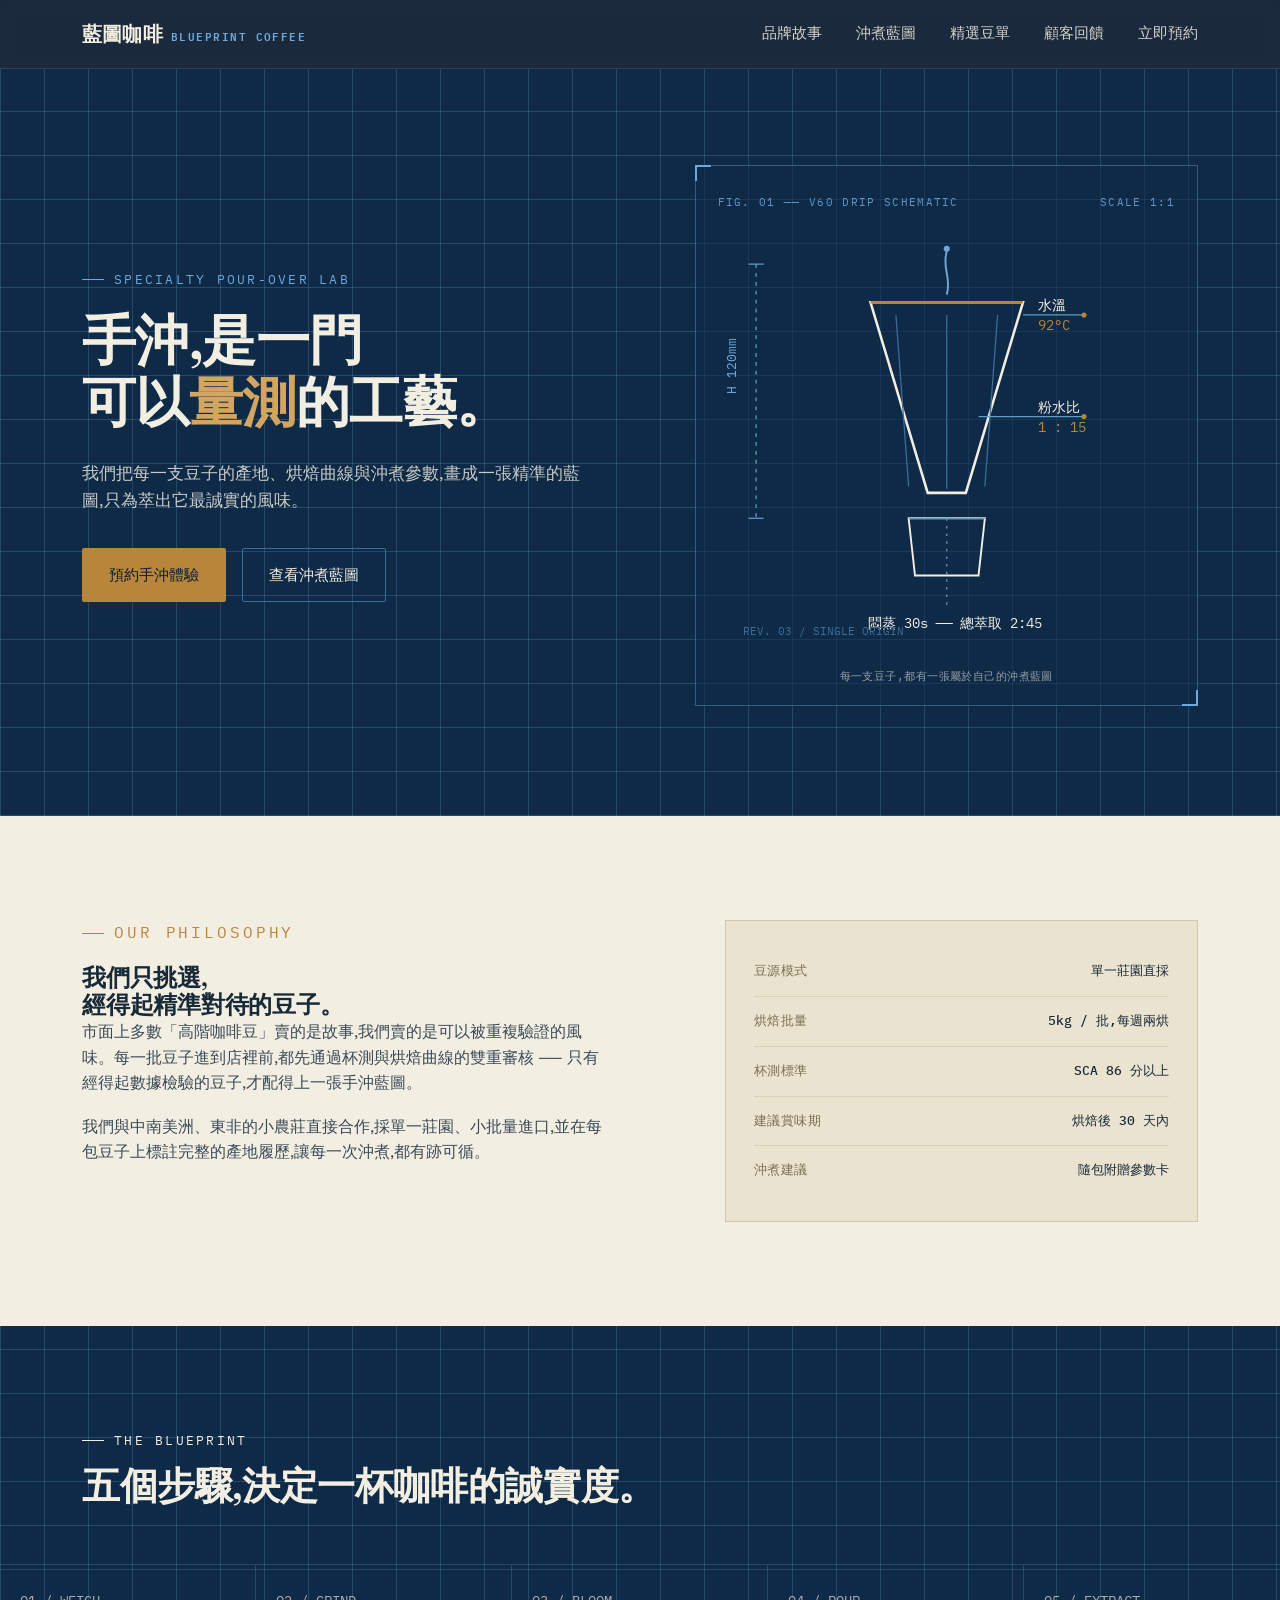
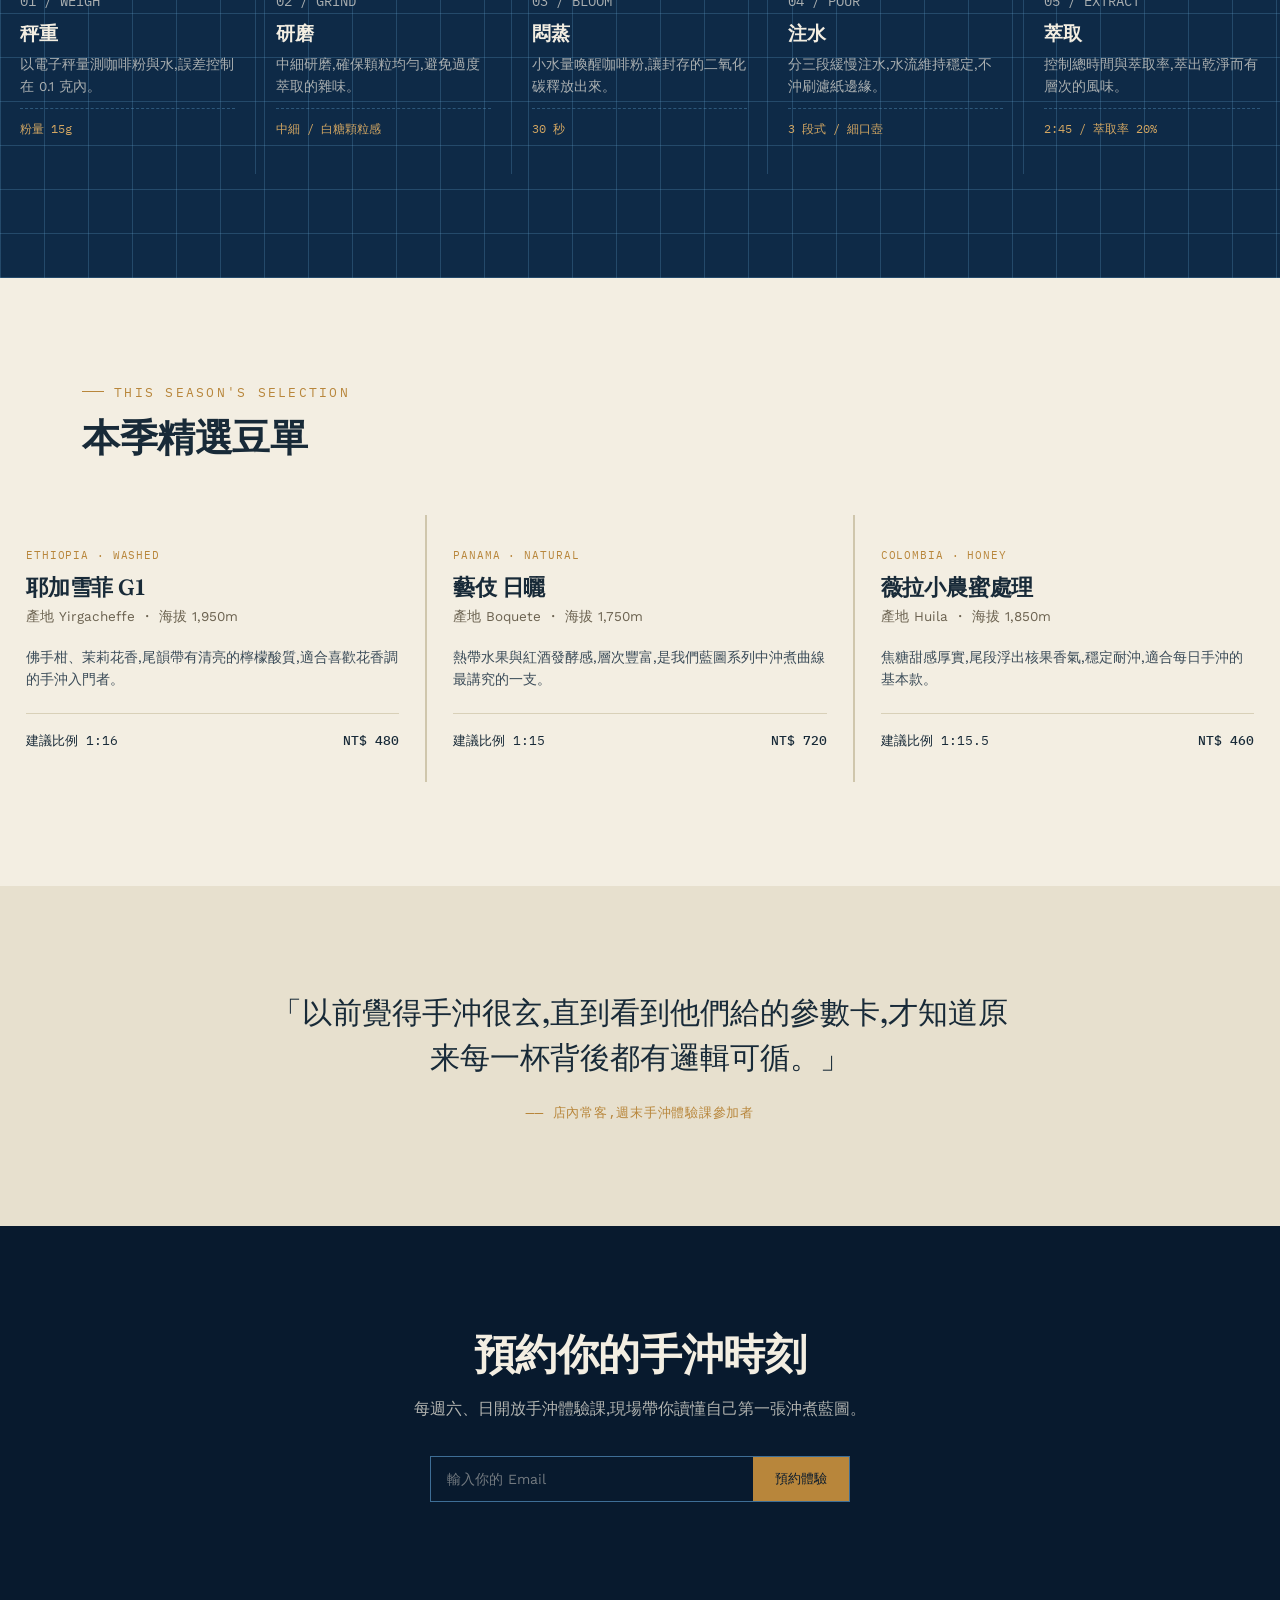
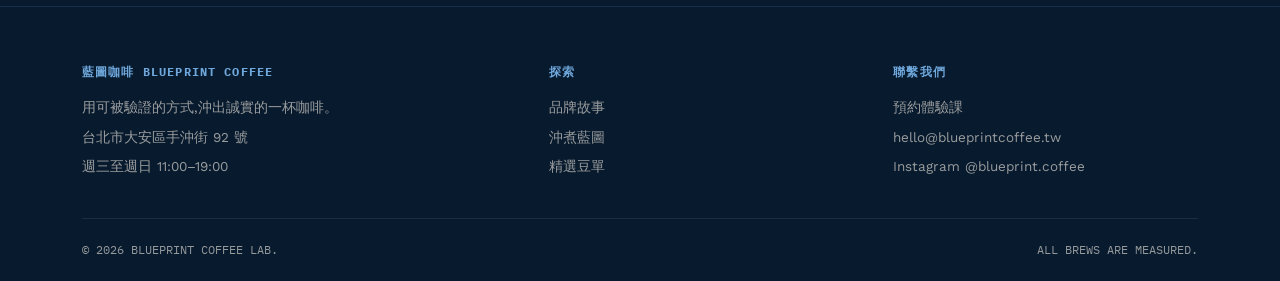
<file: docs/index.html>
<!DOCTYPE html>
<html lang="zh-Hant">
<head>
<meta charset="UTF-8">
<meta name="viewport" content="width=device-width, initial-scale=1.0">
<title>藍圖咖啡 Blueprint Coffee ── 精準手沖,誠實風味</title>
<link rel="preconnect" href="https://fonts.googleapis.com">
<link rel="preconnect" href="https://fonts.gstatic.com" crossorigin>
<link href="https://fonts.googleapis.com/css2?family=Fraunces:opsz,wght@9..144,400;9..144,500;9..144,600;9..144,700&family=Work+Sans:wght@300;400;500;600&family=IBM+Plex+Mono:wght@400;500&display=swap" rel="stylesheet">
<style>
  :root{
    --ink-black:#081A2E;
    --blueprint:#0E2A47;
    --blueprint-line:#3E6E96;
    --blueprint-line-soft:rgba(94,155,197,0.28);
    --paper:#F3EEE2;
    --paper-dim:#E7E0CE;
    --brass:#B8863B;
    --brass-light:#D2A662;
    --sky:#6FA8DC;
    --ink-on-paper:#182A38;
    --max-w:1180px;
  }

  *{margin:0;padding:0;box-sizing:border-box;}
  html{scroll-behavior:smooth;}
  body{
    font-family:'Work Sans', sans-serif;
    background:var(--paper);
    color:var(--ink-on-paper);
    line-height:1.6;
    -webkit-font-smoothing:antialiased;
  }
  a{color:inherit;text-decoration:none;}
  img,svg{display:block;max-width:100%;}
  .container{max-width:var(--max-w);margin:0 auto;padding:0 32px;}
  .eyebrow{
    font-family:'IBM Plex Mono', monospace;
    font-size:12.5px;
    letter-spacing:0.18em;
    text-transform:uppercase;
    display:flex;
    align-items:center;
    gap:10px;
  }
  .eyebrow::before{
    content:"";
    width:22px;height:1px;
    background:currentColor;
    display:inline-block;
  }
  h1,h2,h3{
    font-family:'Fraunces', serif;
    font-weight:600;
    line-height:1.15;
    letter-spacing:-0.01em;
  }
  .btn{
    display:inline-flex;
    align-items:center;
    gap:10px;
    padding:14px 26px;
    border-radius:2px;
    font-family:'Work Sans', sans-serif;
    font-size:15px;
    font-weight:500;
    border:1px solid transparent;
    cursor:pointer;
    transition:transform .25s ease, background .25s ease, border-color .25s ease, color .25s ease;
  }
  .btn:focus-visible{outline:2px solid var(--sky);outline-offset:3px;}
  .btn-primary{background:var(--brass);color:var(--ink-black);}
  .btn-primary:hover{background:var(--brass-light);transform:translateY(-1px);}
  .btn-ghost{border-color:var(--blueprint-line);color:var(--paper);}
  .btn-ghost:hover{border-color:var(--sky);color:var(--sky);}
  .btn-ghost.on-paper{border-color:var(--ink-on-paper);color:var(--ink-on-paper);}
  .btn-ghost.on-paper:hover{border-color:var(--brass);color:var(--brass);}

  /* ---------- NAV ---------- */
  header{
    position:sticky;top:0;z-index:50;
    background:rgba(8,26,46,0.92);
    backdrop-filter:blur(6px);
    border-bottom:1px solid rgba(94,155,197,0.2);
  }
  nav{
    max-width:var(--max-w);margin:0 auto;padding:18px 32px;
    display:flex;align-items:center;justify-content:space-between;
    color:var(--paper);
  }
  .logo{
    font-family:'Fraunces', serif;
    font-size:20px;font-weight:600;letter-spacing:0.01em;
    color:var(--paper);display:flex;align-items:baseline;gap:8px;
  }
  .logo span{
    font-family:'IBM Plex Mono', monospace;
    font-size:10.5px;letter-spacing:0.14em;color:var(--sky);
  }
  .nav-links{display:flex;gap:34px;font-size:14.5px;}
  .nav-links a{opacity:0.85;transition:opacity .2s;}
  .nav-links a:hover{opacity:1;color:var(--sky);}
  .nav-toggle{display:none;background:none;border:none;color:var(--paper);font-size:24px;cursor:pointer;}

  @media (max-width:860px){
    .nav-links{
      position:absolute;top:100%;left:0;right:0;
      background:var(--ink-black);
      flex-direction:column;gap:0;
      max-height:0;overflow:hidden;
      transition:max-height .3s ease;
    }
    .nav-links.open{max-height:320px;}
    .nav-links a{padding:16px 32px;border-top:1px solid rgba(94,155,197,0.15);}
    .nav-toggle{display:block;}
  }

  /* ---------- HERO ---------- */
  .hero{
    background:
      repeating-linear-gradient(0deg, var(--blueprint-line-soft) 0, var(--blueprint-line-soft) 1px, transparent 1px, transparent 44px),
      repeating-linear-gradient(90deg, var(--blueprint-line-soft) 0, var(--blueprint-line-soft) 1px, transparent 1px, transparent 44px),
      var(--blueprint);
    color:var(--paper);
    padding:96px 0 110px;
    position:relative;
    overflow:hidden;
  }
  .hero-grid{
    max-width:var(--max-w);margin:0 auto;padding:0 32px;
    display:grid;grid-template-columns:1.05fr 0.95fr;gap:56px;align-items:center;
  }
  .hero h1{font-size:clamp(34px,4.6vw,54px);margin:20px 0 26px;color:var(--paper);}
  .hero h1 em{font-style:normal;color:var(--brass-light);}
  .hero p.lede{font-size:17px;max-width:46ch;color:rgba(243,238,226,0.82);margin-bottom:34px;}
  .hero-cta{display:flex;gap:16px;flex-wrap:wrap;}
  .hero-eyebrow{color:var(--sky);margin-bottom:6px;}

  .blueprint-plate{
    position:relative;
    border:1px solid rgba(94,155,197,0.45);
    background:rgba(15,42,71,0.55);
    padding:28px 22px 20px;
  }
  .blueprint-plate::before,.blueprint-plate::after,
  .plate-corner-tl,.plate-corner-br{
    content:"";position:absolute;width:14px;height:14px;
    border-color:var(--sky);
  }
  .blueprint-plate::before{top:-1px;left:-1px;border-top:2px solid var(--sky);border-left:2px solid var(--sky);}
  .blueprint-plate::after{bottom:-1px;right:-1px;border-bottom:2px solid var(--sky);border-right:2px solid var(--sky);}
  .plate-label{
    font-family:'IBM Plex Mono', monospace;font-size:11px;letter-spacing:0.12em;
    color:var(--sky);display:flex;justify-content:space-between;margin-bottom:14px;opacity:0.85;
  }
  .plate-caption{
    font-family:'IBM Plex Mono', monospace;font-size:11px;color:rgba(243,238,226,0.6);
    text-align:center;margin-top:10px;letter-spacing:0.04em;
  }

  @media (max-width:900px){
    .hero-grid{grid-template-columns:1fr;}
    .hero{padding:64px 0 76px;}
  }

  /* ---------- SECTION SHARED ---------- */
  section{padding:104px 0;}
  .section-head{max-width:640px;margin-bottom:56px;}
  .section-head h2{font-size:clamp(26px,3.2vw,38px);margin-top:14px;}
  .on-dark{background:var(--ink-black);color:var(--paper);}
  .on-dark .eyebrow{color:var(--sky);}
  .on-paper .eyebrow{color:var(--brass);}

  /* ---------- ABOUT / SPEC SHEET ---------- */
  .about-grid{display:grid;grid-template-columns:1.1fr 0.9fr;gap:64px;align-items:start;}
  .about-grid p{font-size:16px;color:#3a4b58;max-width:52ch;margin-bottom:18px;}
  .spec-sheet{border:1px solid #cfc6ac;background:#EAE3D0;padding:26px 28px;}
  .spec-row{
    display:flex;justify-content:space-between;gap:20px;
    padding:14px 0;border-bottom:1px solid #d8d0b8;
    font-family:'IBM Plex Mono', monospace;font-size:13px;
  }
  .spec-row:last-child{border-bottom:none;}
  .spec-row dt{color:#7a6f52;letter-spacing:0.04em;}
  .spec-row dd{font-weight:500;color:var(--ink-on-paper);text-align:right;}

  @media (max-width:860px){ .about-grid{grid-template-columns:1fr;} }

  /* ---------- PROCESS BLUEPRINT ---------- */
  .process{
    background:
      repeating-linear-gradient(0deg, var(--blueprint-line-soft) 0, var(--blueprint-line-soft) 1px, transparent 1px, transparent 44px),
      repeating-linear-gradient(90deg, var(--blueprint-line-soft) 0, var(--blueprint-line-soft) 1px, transparent 1px, transparent 44px),
      var(--blueprint);
    color:var(--paper);
  }
  .steps{
    display:grid;grid-template-columns:repeat(5,1fr);gap:0;
    border-top:1px solid var(--blueprint-line-soft);
  }
  .step{
    padding:26px 20px;border-right:1px solid var(--blueprint-line-soft);position:relative;
  }
  .step:last-child{border-right:none;}
  .step-index{font-family:'IBM Plex Mono', monospace;font-size:12px;color:var(--sky);margin-bottom:14px;}
  .step h3{font-size:19px;color:var(--paper);margin-bottom:10px;font-weight:600;}
  .step p{font-size:13.5px;color:rgba(243,238,226,0.68);margin-bottom:10px;}
  .step .metric{
    font-family:'IBM Plex Mono', monospace;font-size:12px;color:var(--brass-light);
    border-top:1px dashed rgba(94,155,197,0.4);padding-top:10px;
  }
  @media (max-width:960px){
    .steps{grid-template-columns:1fr 1fr;}
    .step{border-right:1px solid var(--blueprint-line-soft);border-bottom:1px solid var(--blueprint-line-soft);}
    .step:nth-child(2n){border-right:none;}
  }
  @media (max-width:560px){
    .steps{grid-template-columns:1fr;}
    .step{border-right:none;}
  }

  /* ---------- BEANS ---------- */
  .bean-grid{display:grid;grid-template-columns:repeat(3,1fr);gap:2px;background:#cfc6ac;}
  .bean-card{
    background:var(--paper);padding:32px 26px;position:relative;
    display:flex;flex-direction:column;height:100%;
  }
  .bean-tag{
    font-family:'IBM Plex Mono', monospace;font-size:11px;color:var(--brass);
    letter-spacing:0.08em;margin-bottom:10px;
  }
  .bean-card h3{font-size:22px;margin-bottom:6px;}
  .bean-origin{font-size:13.5px;color:#6b6250;margin-bottom:18px;}
  .bean-notes{font-size:14px;color:#3a4b58;margin-bottom:22px;flex-grow:1;}
  .bean-meta{
    display:flex;justify-content:space-between;align-items:center;
    border-top:1px solid #d8d0b8;padding-top:16px;
    font-family:'IBM Plex Mono', monospace;font-size:12.5px;
  }
  .bean-price{color:var(--ink-on-paper);font-weight:500;}
  @media (max-width:900px){ .bean-grid{grid-template-columns:1fr 1fr;} }
  @media (max-width:600px){ .bean-grid{grid-template-columns:1fr;} }

  /* ---------- QUOTE ---------- */
  .quote-section{background:var(--paper-dim);}
  .quote-wrap{max-width:760px;margin:0 auto;text-align:center;}
  blockquote{
    font-family:'Fraunces', serif;font-size:clamp(22px,2.6vw,30px);
    font-weight:500;line-height:1.5;color:var(--ink-on-paper);margin-bottom:22px;
  }
  .quote-attr{font-family:'IBM Plex Mono', monospace;font-size:12.5px;color:var(--brass);letter-spacing:0.06em;}

  /* ---------- CTA / FOOTER ---------- */
  .cta-section{background:var(--ink-black);color:var(--paper);text-align:center;}
  .cta-section h2{font-size:clamp(28px,3.6vw,42px);margin-bottom:18px;}
  .cta-section p{color:rgba(243,238,226,0.72);max-width:48ch;margin:0 auto 34px;}
  .cta-form{
    display:flex;max-width:420px;margin:0 auto;gap:0;border:1px solid var(--blueprint-line);
  }
  .cta-form input{
    flex:1;background:transparent;border:none;padding:14px 16px;
    color:var(--paper);font-family:'Work Sans', sans-serif;font-size:14px;
  }
  .cta-form input::placeholder{color:rgba(243,238,226,0.45);}
  .cta-form input:focus{outline:none;}
  .cta-form button{
    background:var(--brass);color:var(--ink-black);border:none;
    padding:0 22px;font-weight:500;cursor:pointer;font-family:'Work Sans', sans-serif;
    transition:background .2s;
  }
  .cta-form button:hover{background:var(--brass-light);}

  footer{background:var(--ink-black);border-top:1px solid rgba(94,155,197,0.18);color:rgba(243,238,226,0.6);}
  .footer-grid{
    display:grid;grid-template-columns:1.4fr 1fr 1fr;gap:40px;padding:56px 0 32px;
    font-size:13.5px;
  }
  .footer-grid h4{
    font-family:'IBM Plex Mono', monospace;font-size:11.5px;letter-spacing:0.1em;
    color:var(--sky);margin-bottom:16px;text-transform:uppercase;
  }
  .footer-grid p, .footer-grid a{display:block;margin-bottom:8px;color:rgba(243,238,226,0.62);}
  .footer-grid a:hover{color:var(--paper);}
  .footer-bottom{
    border-top:1px solid rgba(94,155,197,0.15);padding:22px 0;
    font-family:'IBM Plex Mono', monospace;font-size:11.5px;
    display:flex;justify-content:space-between;flex-wrap:wrap;gap:10px;
  }
  @media (max-width:700px){ .footer-grid{grid-template-columns:1fr;} }

  /* ---------- REVEAL ---------- */
  .reveal{opacity:0;transform:translateY(18px);transition:opacity .7s ease, transform .7s ease;}
  .reveal.in{opacity:1;transform:translateY(0);}
  @media (prefers-reduced-motion: reduce){
    .reveal{opacity:1;transform:none;transition:none;}
    html{scroll-behavior:auto;}
  }
</style>
</head>
<body>

<header>
  <nav>
    <a href="#top" class="logo">藍圖咖啡<span>BLUEPRINT COFFEE</span></a>
    <button class="nav-toggle" id="navToggle" aria-label="開啟選單" aria-expanded="false">☰</button>
    <div class="nav-links" id="navLinks">
      <a href="#about">品牌故事</a>
      <a href="#process">沖煮藍圖</a>
      <a href="#beans">精選豆單</a>
      <a href="#quote">顧客回饋</a>
      <a href="#cta">立即預約</a>
    </div>
  </nav>
</header>

<section class="hero" id="top">
  <div class="hero-grid">
    <div>
      <p class="eyebrow hero-eyebrow">SPECIALTY POUR-OVER LAB</p>
      <h1>手沖,是一門<br>可以<em>量測</em>的工藝。</h1>
      <p class="lede">我們把每一支豆子的產地、烘焙曲線與沖煮參數,畫成一張精準的藍圖,只為萃出它最誠實的風味。</p>
      <div class="hero-cta">
        <a href="#cta" class="btn btn-primary">預約手沖體驗</a>
        <a href="#process" class="btn btn-ghost">查看沖煮藍圖</a>
      </div>
    </div>

    <div class="blueprint-plate reveal">
      <div class="plate-label"><span>FIG. 01 ── V60 DRIP SCHEMATIC</span><span>SCALE 1:1</span></div>
      <svg viewBox="0 0 360 340" xmlns="http://www.w3.org/2000/svg" role="img" aria-label="V60 手沖濾杯示意圖,標註水溫、粉水比、悶蒸與總萃取時間">
        <!-- dimension lines -->
        <line x1="30" y1="30" x2="30" y2="230" stroke="#5E9BC5" stroke-width="1" stroke-dasharray="3 4"/>
        <line x1="24" y1="30" x2="36" y2="30" stroke="#5E9BC5" stroke-width="1"/>
        <line x1="24" y1="230" x2="36" y2="230" stroke="#5E9BC5" stroke-width="1"/>
        <text x="14" y="132" fill="#6FA8DC" font-size="10" font-family="IBM Plex Mono, monospace" transform="rotate(-90 14 132)">H 120mm</text>

        <!-- dripper cone -->
        <path d="M120 60 L240 60 L195 210 L165 210 Z" fill="none" stroke="#F3EEE2" stroke-width="2"/>
        <path d="M120 60 L240 60" stroke="#B8863B" stroke-width="2"/>
        <!-- ribs -->
        <line x1="140" y1="70" x2="150" y2="205" stroke="#3E6E96" stroke-width="1"/>
        <line x1="180" y1="70" x2="180" y2="207" stroke="#3E6E96" stroke-width="1"/>
        <line x1="220" y1="70" x2="210" y2="205" stroke="#3E6E96" stroke-width="1"/>

        <!-- server -->
        <path d="M150 230 L210 230 L205 275 L155 275 Z" fill="none" stroke="#F3EEE2" stroke-width="1.5"/>
        <line x1="150" y1="230" x2="210" y2="230" stroke="#5E9BC5" stroke-width="1"/>

        <!-- pour line + droplets -->
        <path d="M180 20 C176 34, 184 40, 180 54" stroke="#6FA8DC" stroke-width="1.5" fill="none"/>
        <circle cx="180" cy="18" r="2.4" fill="#6FA8DC"/>

        <!-- annotation callouts -->
        <line x1="240" y1="70" x2="288" y2="70" stroke="#5E9BC5" stroke-width="1"/>
        <circle cx="288" cy="70" r="2" fill="#B8863B"/>
        <text x="252" y="66" fill="#F3EEE2" font-size="11" font-family="IBM Plex Mono, monospace">水溫</text>
        <text x="252" y="82" fill="#B8863B" font-size="11" font-family="IBM Plex Mono, monospace">92°C</text>

        <line x1="205" y1="150" x2="288" y2="150" stroke="#5E9BC5" stroke-width="1"/>
        <circle cx="288" cy="150" r="2" fill="#B8863B"/>
        <text x="252" y="146" fill="#F3EEE2" font-size="11" font-family="IBM Plex Mono, monospace">粉水比</text>
        <text x="252" y="162" fill="#B8863B" font-size="11" font-family="IBM Plex Mono, monospace">1 : 15</text>

        <line x1="180" y1="230" x2="180" y2="300" stroke="#5E9BC5" stroke-width="1" stroke-dasharray="2 4"/>
        <text x="118" y="316" fill="#F3EEE2" font-size="11" font-family="IBM Plex Mono, monospace">悶蒸 30s ── 總萃取 2:45</text>

        <!-- corner tick -->
        <text x="20" y="322" fill="#3E6E96" font-size="9" font-family="IBM Plex Mono, monospace">REV. 03 / SINGLE ORIGIN</text>
      </svg>
      <p class="plate-caption">每一支豆子,都有一張屬於自己的沖煮藍圖</p>
    </div>
  </div>
</section>

<section class="on-paper" id="about">
  <div class="container">
    <div class="about-grid">
      <div class="reveal">
        <p class="eyebrow">OUR PHILOSOPHY</p>
        <h2>我們只挑選,<br>經得起精準對待的豆子。</h2>
        <p>市面上多數「高階咖啡豆」賣的是故事,我們賣的是可以被重複驗證的風味。每一批豆子進到店裡前,都先通過杯測與烘焙曲線的雙重審核 ── 只有經得起數據檢驗的豆子,才配得上一張手沖藍圖。</p>
        <p>我們與中南美洲、東非的小農莊直接合作,採單一莊園、小批量進口,並在每包豆子上標註完整的產地履歷,讓每一次沖煮,都有跡可循。</p>
      </div>
      <dl class="spec-sheet reveal">
        <div class="spec-row"><dt>豆源模式</dt><dd>單一莊園直採</dd></div>
        <div class="spec-row"><dt>烘焙批量</dt><dd>5kg / 批,每週兩烘</dd></div>
        <div class="spec-row"><dt>杯測標準</dt><dd>SCA 86 分以上</dd></div>
        <div class="spec-row"><dt>建議賞味期</dt><dd>烘焙後 30 天內</dd></div>
        <div class="spec-row"><dt>沖煮建議</dt><dd>隨包附贈參數卡</dd></div>
      </dl>
    </div>
  </div>
</section>

<section class="process" id="process">
  <div class="container">
    <div class="section-head reveal">
      <p class="eyebrow">THE BLUEPRINT</p>
      <h2>五個步驟,決定一杯咖啡的誠實度。</h2>
    </div>
  </div>
  <div class="steps reveal">
    <div class="step">
      <p class="step-index">01 / WEIGH</p>
      <h3>秤重</h3>
      <p>以電子秤量測咖啡粉與水,誤差控制在 0.1 克內。</p>
      <p class="metric">粉量 15g</p>
    </div>
    <div class="step">
      <p class="step-index">02 / GRIND</p>
      <h3>研磨</h3>
      <p>中細研磨,確保顆粒均勻,避免過度萃取的雜味。</p>
      <p class="metric">中細 / 白糖顆粒感</p>
    </div>
    <div class="step">
      <p class="step-index">03 / BLOOM</p>
      <h3>悶蒸</h3>
      <p>小水量喚醒咖啡粉,讓封存的二氧化碳釋放出來。</p>
      <p class="metric">30 秒</p>
    </div>
    <div class="step">
      <p class="step-index">04 / POUR</p>
      <h3>注水</h3>
      <p>分三段緩慢注水,水流維持穩定,不沖刷濾紙邊緣。</p>
      <p class="metric">3 段式 / 細口壺</p>
    </div>
    <div class="step">
      <p class="step-index">05 / EXTRACT</p>
      <h3>萃取</h3>
      <p>控制總時間與萃取率,萃出乾淨而有層次的風味。</p>
      <p class="metric">2:45 / 萃取率 20%</p>
    </div>
  </div>
</section>

<section class="on-paper" id="beans">
  <div class="container">
    <div class="section-head reveal">
      <p class="eyebrow">THIS SEASON'S SELECTION</p>
      <h2>本季精選豆單</h2>
    </div>
  </div>
  <div class="bean-grid reveal">
    <div class="bean-card">
      <p class="bean-tag">ETHIOPIA · WASHED</p>
      <h3>耶加雪菲 G1</h3>
      <p class="bean-origin">產地 Yirgacheffe ・ 海拔 1,950m</p>
      <p class="bean-notes">佛手柑、茉莉花香,尾韻帶有清亮的檸檬酸質,適合喜歡花香調的手沖入門者。</p>
      <div class="bean-meta"><span>建議比例 1:16</span><span class="bean-price">NT$ 480</span></div>
    </div>
    <div class="bean-card">
      <p class="bean-tag">PANAMA · NATURAL</p>
      <h3>藝伎 日曬</h3>
      <p class="bean-origin">產地 Boquete ・ 海拔 1,750m</p>
      <p class="bean-notes">熱帶水果與紅酒發酵感,層次豐富,是我們藍圖系列中沖煮曲線最講究的一支。</p>
      <div class="bean-meta"><span>建議比例 1:15</span><span class="bean-price">NT$ 720</span></div>
    </div>
    <div class="bean-card">
      <p class="bean-tag">COLOMBIA · HONEY</p>
      <h3>薇拉小農蜜處理</h3>
      <p class="bean-origin">產地 Huila ・ 海拔 1,850m</p>
      <p class="bean-notes">焦糖甜感厚實,尾段浮出核果香氣,穩定耐沖,適合每日手沖的基本款。</p>
      <div class="bean-meta"><span>建議比例 1:15.5</span><span class="bean-price">NT$ 460</span></div>
    </div>
  </div>
</section>

<section class="quote-section" id="quote">
  <div class="container">
    <div class="quote-wrap reveal">
      <blockquote>「以前覺得手沖很玄,直到看到他們給的參數卡,才知道原来每一杯背後都有邏輯可循。」</blockquote>
      <p class="quote-attr">── 店內常客,週末手沖體驗課參加者</p>
    </div>
  </div>
</section>

<section class="cta-section" id="cta">
  <div class="container">
    <h2 class="reveal">預約你的手沖時刻</h2>
    <p class="reveal">每週六、日開放手沖體驗課,現場帶你讀懂自己第一張沖煮藍圖。</p>
    <form class="cta-form reveal" onsubmit="event.preventDefault(); this.querySelector('button').textContent='已收到,我們會盡快聯繫';">
      <input type="email" placeholder="輸入你的 Email" required aria-label="Email">
      <button type="submit">預約體驗</button>
    </form>
  </div>
</section>

<footer>
  <div class="container">
    <div class="footer-grid">
      <div>
        <h4>藍圖咖啡 BLUEPRINT COFFEE</h4>
        <p>用可被驗證的方式,沖出誠實的一杯咖啡。</p>
        <p>台北市大安區手沖街 92 號</p>
        <p>週三至週日 11:00–19:00</p>
      </div>
      <div>
        <h4>探索</h4>
        <a href="#about">品牌故事</a>
        <a href="#process">沖煮藍圖</a>
        <a href="#beans">精選豆單</a>
      </div>
      <div>
        <h4>聯繫我們</h4>
        <a href="#cta">預約體驗課</a>
        <a href="mailto:hello@blueprintcoffee.tw">hello@blueprintcoffee.tw</a>
        <a href="#top">Instagram @blueprint.coffee</a>
      </div>
    </div>
    <div class="footer-bottom">
      <span>© 2026 BLUEPRINT COFFEE LAB.</span>
      <span>ALL BREWS ARE MEASURED.</span>
    </div>
  </div>
</footer>

<script>
  // mobile nav toggle
  const navToggle = document.getElementById('navToggle');
  const navLinks = document.getElementById('navLinks');
  navToggle.addEventListener('click', () => {
    const isOpen = navLinks.classList.toggle('open');
    navToggle.setAttribute('aria-expanded', isOpen);
  });
  navLinks.querySelectorAll('a').forEach(a => a.addEventListener('click', () => {
    navLinks.classList.remove('open');
    navToggle.setAttribute('aria-expanded', 'false');
  }));

  // scroll reveal
  const prefersReduced = window.matchMedia('(prefers-reduced-motion: reduce)').matches;
  if (!prefersReduced && 'IntersectionObserver' in window) {
    const io = new IntersectionObserver((entries) => {
      entries.forEach(entry => {
        if (entry.isIntersecting) {
          entry.target.classList.add('in');
          io.unobserve(entry.target);
        }
      });
    }, { threshold: 0.15 });
    document.querySelectorAll('.reveal').forEach(el => io.observe(el));
  } else {
    document.querySelectorAll('.reveal').forEach(el => el.classList.add('in'));
  }
</script>

</body>
</html>
</file>
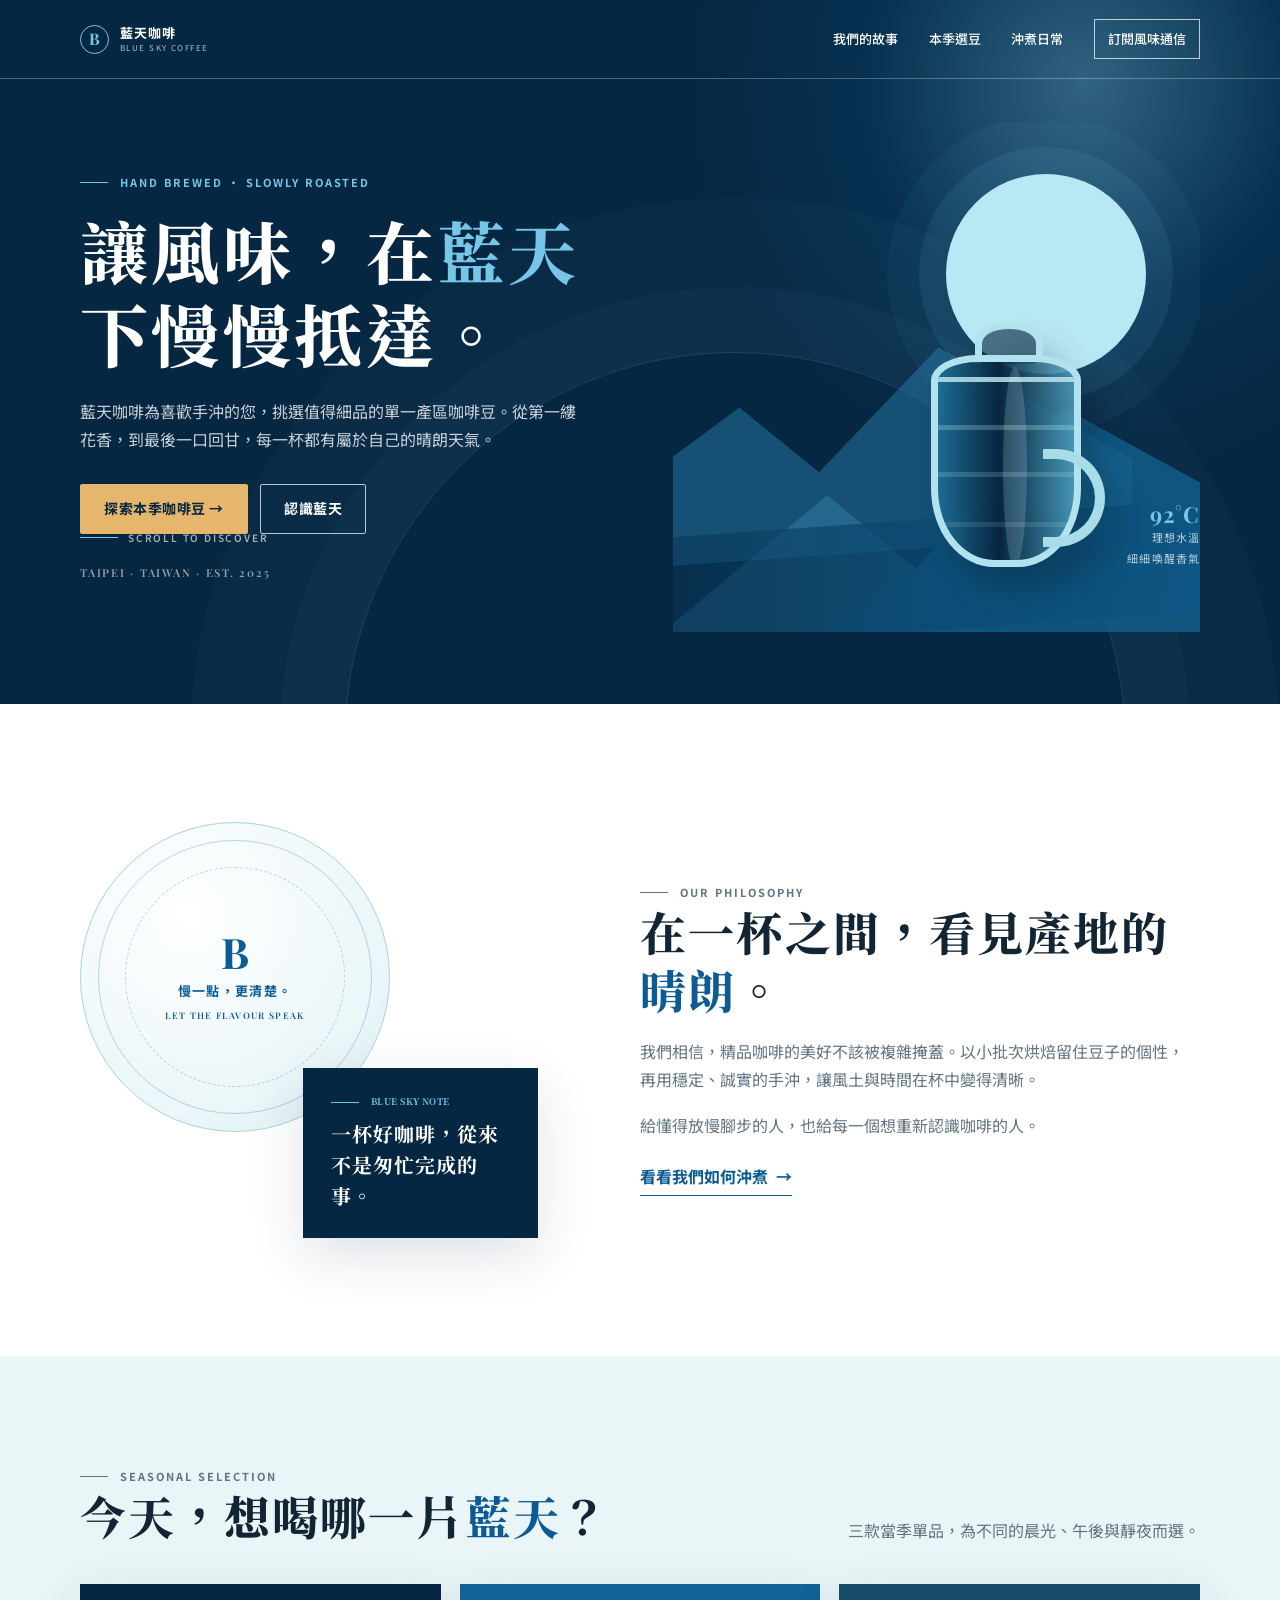
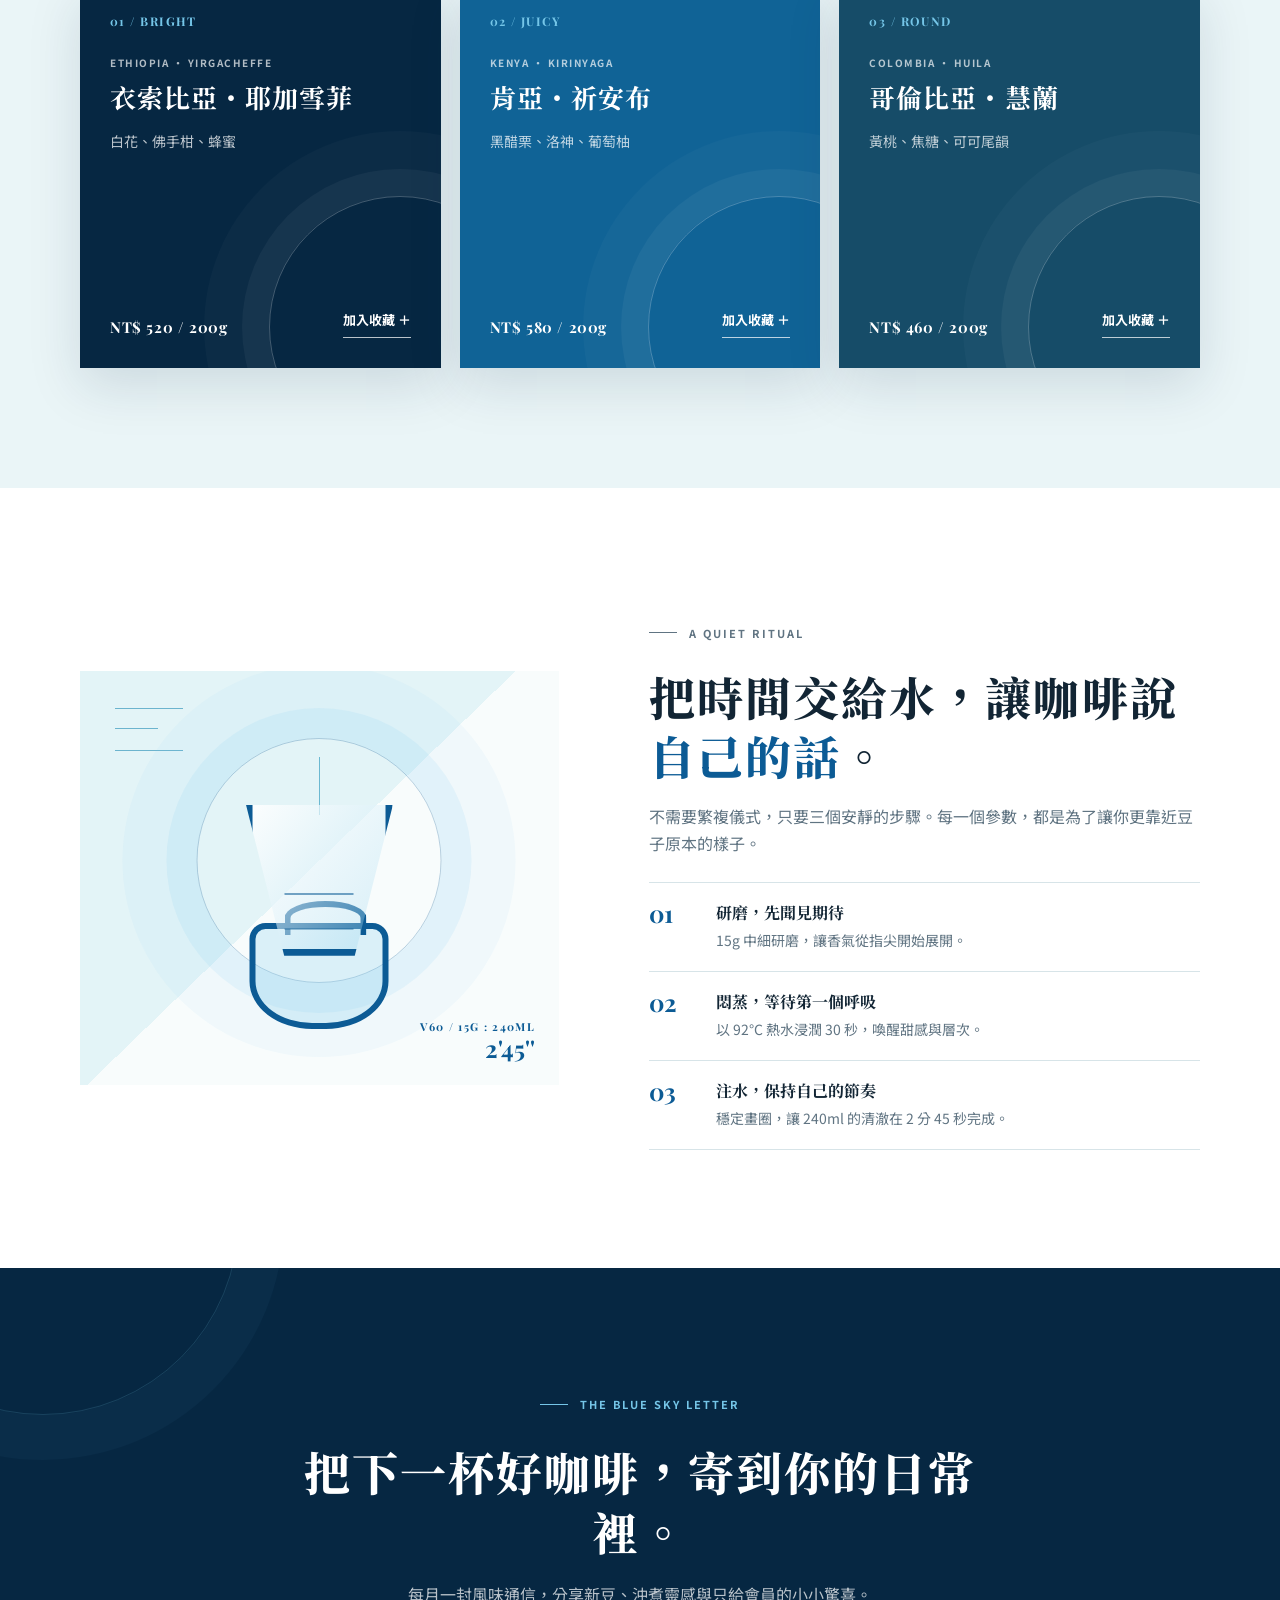
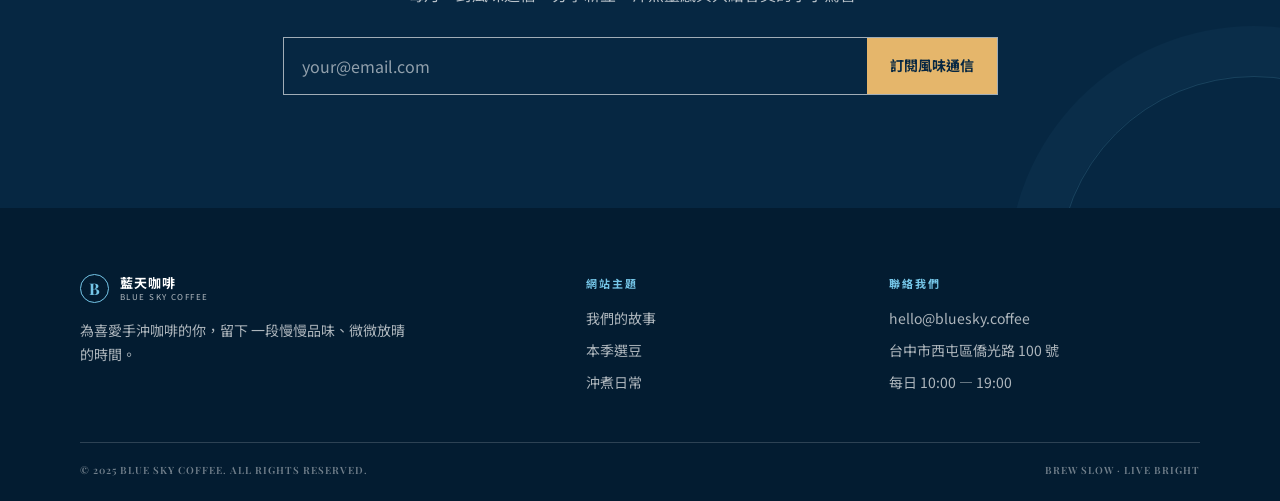
<file: onepage/index.html>
<!doctype html>
<html lang="zh-Hant">
<head>
  <meta charset="UTF-8">
  <meta name="viewport" content="width=device-width, initial-scale=1.0">
  <meta name="description" content="藍天咖啡，為手沖咖啡愛好者挑選當季精品咖啡豆，讓每一杯都清澈、明亮、值得細品。">
  <title>藍天咖啡｜讓風味，慢慢抵達</title>
  <link rel="preconnect" href="https://fonts.googleapis.com">
  <link rel="preconnect" href="https://fonts.gstatic.com" crossorigin>
  <link href="https://fonts.googleapis.com/css2?family=Noto+Sans+TC:wght@400;500;600;700&family=Noto+Serif+TC:wght@600;700;800;900&family=Playfair+Display:wght@600;700&display=swap" rel="stylesheet">
  <style>
    :root {
      --navy: #062742;
      --blue: #0c5b95;
      --sky: #75c6e8;
      --mist: #eaf5f7;
      --cream: #fbfaf6;
      --ink: #122534;
      --muted: #607482;
      --line: #d7e4e8;
      --sand: #e5b66b;
      --shadow: 0 18px 50px rgba(6, 39, 66, .13);
    }

    * { box-sizing: border-box; }
    html { scroll-behavior: smooth; }
    body {
      margin: 0;
      color: var(--ink);
      background: var(--cream);
      font: 16px/1.7 "Noto Sans TC", sans-serif;
      -webkit-font-smoothing: antialiased;
    }
    a { color: inherit; text-decoration: none; }
    button, input { font: inherit; }
    button { cursor: pointer; }
    .wrap { width: min(1120px, calc(100% - 48px)); margin: 0 auto; }
    .eyebrow {
      display: flex;
      align-items: center;
      gap: 12px;
      margin: 0 0 18px;
      color: var(--blue);
      font-size: 11px;
      font-weight: 700;
      letter-spacing: .18em;
    }
    .eyebrow::before { width: 28px; height: 1px; background: currentColor; content: ""; }
    .section-title {
      margin: 0;
      font: 800 clamp(30px, 4vw, 46px)/1.28 "Noto Serif TC", serif;
      letter-spacing: .045em;
    }
    .text-blue { color: var(--blue); }
    .button, .outline-link {
      display: inline-flex;
      min-height: 50px;
      align-items: center;
      justify-content: center;
      padding: 10px 23px;
      border: 1px solid transparent;
      border-radius: 2px;
      font-size: 14px;
      font-weight: 700;
      letter-spacing: .04em;
      transition: transform .25s ease, background-color .25s ease, color .25s ease, border-color .25s ease;
    }
    .button:hover, .outline-link:hover { transform: translateY(-2px); }
    .button--sand { color: var(--navy); background: var(--sand); }
    .button--sand:hover { background: #f1cb8b; }
    .button--dark { color: var(--navy); background: #fff; }
    .outline-link { border-color: rgba(255,255,255,.72); color: #fff; }
    .outline-link:hover { color: var(--navy); background: #fff; }
    :focus-visible { outline: 3px solid var(--sky); outline-offset: 4px; }

    /* Header & hero */
    .site-header { position: absolute; z-index: 20; top: 0; left: 0; width: 100%; border-bottom: 1px solid rgba(255,255,255,.28); }
    .nav { min-height: 78px; display: flex; align-items: center; justify-content: space-between; gap: 20px; }
    .brand { display: inline-flex; align-items: center; gap: 11px; color: #fff; }
    .brand-mark { width: 29px; height: 29px; display: grid; place-items: center; border: 1px solid var(--sky); border-radius: 50%; color: var(--sky); font: 700 16px/1 "Playfair Display", serif; }
    .brand-copy { display: grid; line-height: 1.05; }
    .brand-copy strong { font-size: 13px; letter-spacing: .08em; }
    .brand-copy small { margin-top: 4px; font-size: 8px; letter-spacing: .18em; opacity: .7; }
    .nav-links { display: flex; align-items: center; gap: clamp(16px, 2.4vw, 31px); }
    .nav-links a { position: relative; color: #fff; font-size: 13px; font-weight: 500; white-space: nowrap; }
    .nav-links a:not(.nav-cta)::after { position: absolute; right: 0; bottom: -5px; left: auto; width: 0; height: 1px; background: var(--sky); content: ""; transition: width .25s ease; }
    .nav-links a:not(.nav-cta):hover::after { right: auto; left: 0; width: 100%; }
    .nav-links .nav-cta { padding: 8px 13px; border: 1px solid rgba(255,255,255,.72); }
    .nav-links .nav-cta:hover { color: var(--navy); background: #fff; }
    .menu-toggle { display: none; width: 42px; height: 42px; border: 1px solid rgba(255,255,255,.7); color: #fff; background: transparent; font-size: 23px; line-height: 1; }

    .hero { position: relative; min-height: 704px; overflow: hidden; color: #fff; background: var(--navy); isolation: isolate; }
    .hero::before { position: absolute; z-index: -2; top: -320px; right: -210px; width: 810px; height: 810px; border-radius: 50%; background: radial-gradient(circle, rgba(117,198,232,.38), rgba(12,91,149,.18) 38%, transparent 69%); content: ""; }
    .hero::after { position: absolute; z-index: -1; right: 12%; bottom: -430px; width: 780px; height: 780px; border: 1px solid rgba(117,198,232,.18); border-radius: 50%; box-shadow: 0 0 0 65px rgba(117,198,232,.035), 0 0 0 154px rgba(117,198,232,.025); content: ""; }
    .hero-grid { min-height: 704px; display: grid; grid-template-columns: 1.02fr .98fr; gap: 45px; align-items: center; padding: 122px 0 72px; }
    .hero-copy { position: relative; z-index: 2; }
    .hero .eyebrow { color: var(--sky); }
    .hero h1 { max-width: 650px; margin: 0 0 23px; font: 800 clamp(42px, 5.5vw, 68px)/1.22 "Noto Serif TC", serif; letter-spacing: .05em; }
    .hero h1 span { color: var(--sky); }
    .hero-lede { max-width: 500px; margin: 0; color: rgba(255,255,255,.79); font-size: 16px; }
    .hero-actions { display: flex; flex-wrap: wrap; gap: 12px; margin-top: 31px; }
    .hero-note { margin: 31px 0 0; color: rgba(255,255,255,.55); font: 600 11px/1.5 "Playfair Display", serif; letter-spacing: .16em; }
    .scroll-cue { position: absolute; bottom: 35px; left: 0; display: flex; align-items: center; gap: 10px; color: rgba(255,255,255,.63); font-size: 10px; font-weight: 600; letter-spacing: .18em; }
    .scroll-cue::before { width: 38px; height: 1px; background: var(--sky); content: ""; }

    .hero-art { position: relative; align-self: stretch; min-height: 470px; overflow: hidden; }
    .hero-art .sun { position: absolute; top: 52px; right: 54px; width: clamp(138px, 18vw, 200px); aspect-ratio: 1; border-radius: 50%; background: #b9e8f5; box-shadow: 0 0 0 27px rgba(117,198,232,.09), 0 0 0 59px rgba(117,198,232,.045); }
    .mountain { position: absolute; right: -11%; bottom: 6px; width: 116%; height: 260px; transform: skewY(-9deg); transform-origin: right bottom; background: linear-gradient(146deg, transparent 0 27%, rgba(61,145,184,.36) 27.3% 48%, rgba(17,97,143,.77) 48.3%); clip-path: polygon(0 62%, 28% 20%, 44% 57%, 68% 4%, 100% 57%, 100% 100%, 0 100%); }
    .mountain--back { right: 13%; bottom: 98px; width: 108%; height: 220px; opacity: .46; transform: skewY(-4deg); background: #2a81ae; clip-path: polygon(0 84%, 31% 30%, 45% 62%, 66% 9%, 100% 66%, 100% 100%, 0 100%); }
    .horizon { position: absolute; right: -4%; bottom: 0; width: 116%; height: 112px; background: linear-gradient(90deg, rgba(7,45,75,.5), #0d5684); transform: skewY(-4deg); }
    .coffee-vessel { position: absolute; z-index: 4; right: 18%; bottom: 36px; width: 192px; height: 274px; filter: drop-shadow(18px 22px 14px rgba(0,0,0,.22)); }
    .vessel-neck { position: absolute; top: 0; left: 62px; width: 68px; height: 42px; border: 7px solid #b3e2ef; border-bottom: 0; border-radius: 50% 50% 0 0; background: rgba(6,39,66,.62); }
    .vessel-body { position: absolute; top: 33px; left: 18px; width: 150px; height: 212px; border: 7px solid #b3e2ef; border-radius: 31% 31% 42% 42% / 12% 12% 37% 37%; background: linear-gradient(90deg, rgba(30,112,151,.9), rgba(5,35,60,.9) 45%, rgba(83,167,198,.8)); overflow: hidden; }
    .vessel-body::before { position: absolute; top: 15px; left: 0; width: 100%; height: 5px; background: rgba(197,237,244,.8); box-shadow: 0 48px rgba(197,237,244,.25), 0 95px rgba(197,237,244,.18), 0 145px rgba(197,237,244,.13); content: ""; }
    .vessel-body::after { position: absolute; top: 5px; left: 48%; width: 24px; height: 200px; border-radius: 50%; background: rgba(218,247,251,.17); content: ""; }
    .vessel-handle { position: absolute; right: 0; bottom: 49px; width: 62px; height: 98px; border: 10px solid #a9dce9; border-left: 0; border-radius: 0 53px 53px 0; }
    .art-label { position: absolute; z-index: 5; right: 0; bottom: 64px; display: grid; gap: 3px; color: rgba(255,255,255,.73); font-size: 11px; letter-spacing: .1em; text-align: right; }
    .art-label strong { color: var(--sky); font: 700 22px/1 "Playfair Display", serif; }

    /* Story */
    .story { padding: 118px 0; background: #fff; }
    .story-grid { display: grid; grid-template-columns: .9fr 1.1fr; gap: clamp(45px, 8vw, 105px); align-items: center; }
    .story-visual { position: relative; min-height: 416px; }
    .seal { position: absolute; top: 0; left: 0; width: 310px; height: 310px; display: grid; place-items: center; border: 1px solid #a8d2df; border-radius: 50%; color: var(--blue); background: radial-gradient(circle at 35% 30%, #fff 0, #eaf6f8 68%, #d9edf1 100%); }
    .seal::before, .seal::after { position: absolute; border: 1px solid rgba(12,91,149,.25); border-radius: 50%; content: ""; }
    .seal::before { inset: 17px; }
    .seal::after { inset: 44px; border-style: dashed; }
    .seal-inner { position: relative; z-index: 1; display: grid; gap: 7px; text-align: center; }
    .seal-inner b { font: 700 42px/1 "Playfair Display", serif; }
    .seal-inner span { font-size: 13px; font-weight: 700; letter-spacing: .1em; }
    .seal-inner small { font: 600 9px/1.5 "Playfair Display", serif; letter-spacing: .15em; }
    .blue-note { position: absolute; right: 0; bottom: 0; width: 235px; padding: 27px 28px; color: #fff; background: var(--navy); box-shadow: var(--shadow); }
    .blue-note .eyebrow { margin-bottom: 9px; color: var(--sky); font-size: 9px; }
    .blue-note p { margin: 0; font: 700 20px/1.55 "Noto Serif TC", serif; letter-spacing: .05em; }
    .story-copy p { margin: 19px 0 0; color: var(--muted); }
    .inline-link { display: inline-flex; align-items: center; gap: 8px; margin-top: 24px; padding-bottom: 5px; border-bottom: 1px solid var(--blue); color: var(--blue); font-weight: 700; }
    .inline-link:hover { color: var(--navy); }

    /* Coffee collection */
    .coffee { padding: 111px 0 120px; background: var(--mist); }
    .section-heading { display: flex; align-items: end; justify-content: space-between; gap: 40px; margin-bottom: 39px; }
    .section-heading p { max-width: 370px; margin: 0; color: var(--muted); }
    .coffee-grid { display: grid; grid-template-columns: repeat(3, 1fr); gap: 19px; }
    .coffee-card { position: relative; min-height: 384px; display: flex; flex-direction: column; overflow: hidden; padding: 30px; color: #fff; background: var(--navy); box-shadow: var(--shadow); }
    .coffee-card:nth-child(2) { background: #106396; }
    .coffee-card:nth-child(3) { background: #164c68; }
    .coffee-card::after { position: absolute; right: -90px; bottom: -90px; width: 260px; height: 260px; border: 1px solid rgba(255,255,255,.24); border-radius: 50%; box-shadow: 0 0 0 27px rgba(255,255,255,.045), 0 0 0 65px rgba(255,255,255,.025); content: ""; }
    .card-top, .coffee-card h3, .flavour, .card-footer { position: relative; z-index: 1; }
    .card-top { color: var(--sky); font: 700 12px/1.3 "Playfair Display", serif; letter-spacing: .12em; }
    .origin { margin: 25px 0 8px; color: rgba(255,255,255,.69); font-size: 10px; font-weight: 700; letter-spacing: .15em; }
    .coffee-card h3 { margin: 0; font: 700 26px/1.38 "Noto Serif TC", serif; letter-spacing: .04em; }
    .flavour { margin: 15px 0 0; color: rgba(255,255,255,.73); font-size: 14px; }
    .card-footer { display: flex; align-items: end; justify-content: space-between; gap: 14px; margin-top: auto; }
    .price { font: 700 15px/1.3 "Playfair Display", serif; letter-spacing: .04em; }
    .save-coffee { padding: 0 0 5px; border: 0; border-bottom: 1px solid rgba(255,255,255,.72); color: #fff; background: transparent; font-size: 13px; font-weight: 700; white-space: nowrap; transition: color .2s, border-color .2s; }
    .save-coffee:hover { border-color: var(--sand); color: var(--sand); }

    /* Brew */
    .brew { padding: 118px 0; background: #fff; }
    .brew-grid { display: grid; grid-template-columns: .93fr 1.07fr; gap: clamp(42px, 8vw, 90px); align-items: center; }
    .brew-art { position: relative; height: 414px; overflow: hidden; background: linear-gradient(136deg, #e3f4f7 0 48%, #f8fcfc 48% 100%); }
    .brew-art::before { position: absolute; top: 37px; left: 35px; width: 68px; height: 41px; border-top: 1px solid #6cb4ce; border-bottom: 1px solid #6cb4ce; content: ""; }
    .brew-art::after { position: absolute; top: 57px; left: 35px; width: 43px; border-top: 1px solid #6cb4ce; content: ""; }
    .water-rings { position: absolute; top: 67px; left: 50%; width: 245px; height: 245px; border: 1px solid rgba(12,91,149,.27); border-radius: 50%; transform: translateX(-50%); box-shadow: 0 0 0 30px rgba(117,198,232,.12), 0 0 0 74px rgba(117,198,232,.065); }
    .water-rings::before { position: absolute; top: 18px; left: 50%; width: 1px; height: 58px; background: #6bb8d1; content: ""; transform: translateX(-50%); }
    .dripper { position: absolute; z-index: 2; top: 134px; left: 50%; width: 147px; height: 151px; border: 7px solid var(--blue); border-top: 0; background: linear-gradient(130deg, rgba(255,255,255,.85), rgba(117,198,232,.25)); clip-path: polygon(0 0, 100% 0, 74% 100%, 26% 100%); transform: translateX(-50%); }
    .dripper::after { position: absolute; right: 32px; bottom: 19px; left: 32px; height: 33px; border-top: 2px solid rgba(12,91,149,.55); border-bottom: 2px solid rgba(12,91,149,.35); content: ""; }
    .carafe { position: absolute; z-index: 1; bottom: 56px; left: 50%; width: 139px; height: 106px; border: 6px solid var(--blue); border-radius: 16px 16px 45% 45%; background: rgba(117,198,232,.23); transform: translateX(-50%); }
    .carafe::before { position: absolute; top: -28px; left: 29px; width: 70px; height: 28px; border: 6px solid var(--blue); border-bottom: 0; border-radius: 50% 50% 0 0; content: ""; }
    .brew-caption { position: absolute; right: 24px; bottom: 19px; color: var(--blue); text-align: right; }
    .brew-caption span { display: block; font: 700 11px/1.5 "Playfair Display", serif; letter-spacing: .12em; }
    .brew-caption strong { font: 700 24px/1.1 "Playfair Display", serif; }
    .brew-copy > p { margin: 18px 0 25px; color: var(--muted); }
    .brew-steps { border-top: 1px solid var(--line); }
    .brew-step { display: grid; grid-template-columns: 52px 1fr; gap: 15px; padding: 18px 0; border-bottom: 1px solid var(--line); }
    .step-number { color: var(--blue); font: 700 24px/1 "Playfair Display", serif; }
    .brew-step h3 { margin: 0; font: 700 16px/1.5 "Noto Serif TC", serif; }
    .brew-step p { margin: 4px 0 0; color: var(--muted); font-size: 14px; }

    /* Subscribe and footer */
    .visit { position: relative; overflow: hidden; padding: 108px 0 113px; color: #fff; text-align: center; background: var(--navy); }
    .visit::before, .visit::after { position: absolute; width: 390px; height: 390px; border: 1px solid rgba(117,198,232,.17); border-radius: 50%; content: ""; }
    .visit::before { top: -245px; left: -153px; box-shadow: 0 0 0 45px rgba(117,198,232,.035); }
    .visit::after { right: -170px; bottom: -260px; box-shadow: 0 0 0 50px rgba(117,198,232,.035); }
    .visit .wrap { position: relative; z-index: 1; max-width: 715px; }
    .visit .eyebrow { justify-content: center; color: var(--sky); }
    .visit h2 { margin: 0; font: 800 clamp(30px, 4vw, 46px)/1.3 "Noto Serif TC", serif; letter-spacing: .045em; }
    .visit p { max-width: 510px; margin: 19px auto 29px; color: rgba(255,255,255,.72); }
    .subscribe-form { display: flex; min-height: 58px; border: 1px solid rgba(255,255,255,.62); }
    .subscribe-form input { min-width: 0; flex: 1; padding: 0 18px; border: 0; color: #fff; outline: none; background: transparent; }
    .subscribe-form input::placeholder { color: rgba(255,255,255,.56); }
    .subscribe-form button { padding: 0 23px; border: 0; color: var(--navy); background: var(--sand); font-size: 14px; font-weight: 700; white-space: nowrap; transition: background .2s; }
    .subscribe-form button:hover { background: #f1cb8b; }
    .site-footer { padding: 66px 0 23px; color: rgba(255,255,255,.68); background: #031c31; }
    .footer-grid { display: grid; grid-template-columns: 1.45fr .8fr 1fr; gap: 55px; padding-bottom: 48px; }
    .footer-brand .brand { margin-bottom: 16px; }
    .footer-brand p { max-width: 330px; margin: 0; font-size: 14px; }
    .footer-title { margin: 0 0 14px; color: var(--sky); font-size: 11px; font-weight: 700; letter-spacing: .18em; }
    .footer-links { display: grid; gap: 8px; font-size: 14px; }
    .footer-links a:hover { color: var(--sky); }
    .footer-links address { font-style: normal; }
    .footer-bottom { display: flex; justify-content: space-between; gap: 20px; padding-top: 20px; border-top: 1px solid rgba(255,255,255,.17); color: rgba(255,255,255,.44); font: 600 10px/1.5 "Playfair Display", serif; letter-spacing: .1em; }

    .toast { position: fixed; z-index: 50; right: 22px; bottom: 22px; max-width: min(370px, calc(100vw - 44px)); padding: 14px 18px; border-left: 3px solid var(--sand); color: #fff; background: var(--navy); box-shadow: var(--shadow); font-size: 14px; opacity: 0; pointer-events: none; transform: translateY(12px); transition: opacity .25s ease, transform .25s ease; }
    .toast.show { opacity: 1; transform: translateY(0); }
    .reveal { opacity: 0; transform: translateY(18px); transition: opacity .65s ease, transform .65s ease; }
    .reveal.visible { opacity: 1; transform: translateY(0); }

    @media (max-width: 820px) {
      .menu-toggle { display: grid; place-items: center; }
      .nav { position: relative; }
      .nav-links { position: absolute; top: 78px; right: -24px; left: -24px; max-height: 0; display: grid; gap: 0; overflow: hidden; background: #05233c; transition: max-height .35s ease; }
      .nav-links.open { max-height: 300px; border-top: 1px solid rgba(255,255,255,.16); }
      .nav-links a { display: block; padding: 13px 24px; }
      .nav-links .nav-cta { margin: 5px 24px 15px; padding: 10px 13px; text-align: center; }
      .hero { min-height: 710px; }
      .hero-grid { min-height: 710px; grid-template-columns: 1fr; gap: 0; padding: 118px 0 43px; }
      .hero-art { min-height: 276px; margin-top: -9px; }
      .hero-art .sun { top: 19px; right: 20%; width: 130px; }
      .mountain { height: 180px; }
      .mountain--back { bottom: 69px; height: 150px; }
      .coffee-vessel { right: 17%; bottom: -12px; transform: scale(.72); transform-origin: bottom right; }
      .art-label { display: none; }
      .scroll-cue { display: none; }
      .story-grid, .brew-grid { grid-template-columns: 1fr; }
      .story-visual { max-width: 525px; width: 100%; min-height: 400px; }
      .coffee-grid { grid-template-columns: repeat(2, 1fr); }
      .coffee-card:nth-child(3) { grid-column: span 2; }
      .footer-grid { grid-template-columns: 1fr 1fr; }
      .footer-brand { grid-column: 1 / -1; }
    }
    @media (max-width: 560px) {
      .wrap { width: calc(100% - 34px); }
      .nav-links { right: -17px; left: -17px; }
      .hero { min-height: 680px; }
      .hero-grid { min-height: 680px; padding-top: 106px; }
      .hero h1 { font-size: 40px; }
      .hero-lede { font-size: 14px; }
      .hero-actions { gap: 9px; margin-top: 24px; }
      .hero-actions .button, .hero-actions .outline-link { min-height: 46px; padding: 8px 15px; font-size: 13px; }
      .hero-note { margin-top: 21px; }
      .hero-art { min-height: 219px; }
      .hero-art .sun { width: 92px; }
      .coffee-vessel { right: 5%; bottom: -48px; transform: scale(.57); }
      .story, .coffee, .brew { padding: 76px 0; }
      .seal { width: 245px; height: 245px; }
      .seal-inner b { font-size: 35px; }
      .story-visual { min-height: 347px; }
      .blue-note { width: 185px; padding: 20px; }
      .blue-note p { font-size: 16px; }
      .section-heading { display: block; margin-bottom: 28px; }
      .section-heading p { margin-top: 14px; font-size: 14px; }
      .coffee-grid { grid-template-columns: 1fr; }
      .coffee-card, .coffee-card:nth-child(3) { min-height: 330px; grid-column: auto; }
      .coffee-card { padding: 25px; }
      .brew-art { height: 310px; }
      .water-rings { top: 45px; width: 178px; height: 178px; box-shadow: 0 0 0 23px rgba(117,198,232,.12), 0 0 0 53px rgba(117,198,232,.065); }
      .dripper { top: 95px; transform: translateX(-50%) scale(.75); }
      .carafe { bottom: 37px; transform: translateX(-50%) scale(.75); }
      .visit { padding: 76px 0; }
      .subscribe-form { display: grid; gap: 0; border: 0; }
      .subscribe-form input { min-height: 54px; border: 1px solid rgba(255,255,255,.62); }
      .subscribe-form button { min-height: 54px; margin-top: 10px; }
      .footer-grid { grid-template-columns: 1fr; gap: 33px; }
      .footer-brand { grid-column: auto; }
      .footer-bottom { display: grid; gap: 8px; }
    }
    @media (prefers-reduced-motion: reduce) {
      html { scroll-behavior: auto; }
      *, *::before, *::after { transition-duration: .01ms !important; animation-duration: .01ms !important; animation-iteration-count: 1 !important; }
      .reveal { opacity: 1; transform: none; }
    }
  </style>
</head>
<body>
  <header class="site-header" id="top">
    <nav class="nav wrap" aria-label="主要導覽">
      <a class="brand" href="#top" aria-label="回到藍天咖啡首頁">
        <span class="brand-mark" aria-hidden="true">B</span>
        <span class="brand-copy"><strong>藍天咖啡</strong><small>BLUE SKY COFFEE</small></span>
      </a>
      <button class="menu-toggle" type="button" aria-controls="navLinks" aria-expanded="false" aria-label="開啟導覽選單">☰</button>
      <div class="nav-links" id="navLinks">
        <a href="#story">我們的故事</a>
        <a href="#coffee">本季選豆</a>
        <a href="#brew">沖煮日常</a>
        <a class="nav-cta" href="#visit">訂閱風味通信</a>
      </div>
    </nav>
  </header>

  <main>
    <section class="hero" aria-labelledby="heroTitle">
      <div class="wrap hero-grid">
        <div class="hero-copy">
          <p class="eyebrow">HAND BREWED · SLOWLY ROASTED</p>
          <h1 id="heroTitle">讓風味，在<span>藍天</span>下慢慢抵達。</h1>
          <p class="hero-lede">藍天咖啡為喜歡手沖的您，挑選值得細品的單一產區咖啡豆。從第一縷花香，到最後一口回甘，每一杯都有屬於自己的晴朗天氣。</p>
          <div class="hero-actions">
            <a class="button button--sand" href="#coffee">探索本季咖啡豆 →</a>
            <a class="outline-link" href="#story">認識藍天</a>
          </div>
          <p class="hero-note">TAIPEI · TAIWAN · EST. 2025</p>
          <span class="scroll-cue">SCROLL TO DISCOVER</span>
        </div>
        <div class="hero-art" aria-hidden="true">
          <div class="sun"></div>
          <div class="mountain mountain--back"></div>
          <div class="mountain"></div>
          <div class="horizon"></div>
          <div class="coffee-vessel"><div class="vessel-neck"></div><div class="vessel-body"></div><div class="vessel-handle"></div></div>
          <div class="art-label"><strong>92°C</strong><span>理想水溫</span><span>細細喚醒香氣</span></div>
        </div>
      </div>
    </section>

    <section class="story" id="story" aria-labelledby="storyTitle">
      <div class="wrap story-grid">
        <div class="story-visual reveal" aria-hidden="true">
          <div class="seal"><div class="seal-inner"><b>B</b><span>慢一點，更清楚。</span><small>LET THE FLAVOUR SPEAK</small></div></div>
          <aside class="blue-note"><p class="eyebrow">BLUE SKY NOTE</p><p>一杯好咖啡，從來不是匆忙完成的事。</p></aside>
        </div>
        <div class="story-copy reveal">
          <p class="eyebrow">OUR PHILOSOPHY</p>
          <h2 class="section-title" id="storyTitle">在一杯之間，看見產地的<span class="text-blue">晴朗</span>。</h2>
          <p>我們相信，精品咖啡的美好不該被複雜掩蓋。以小批次烘焙留住豆子的個性，再用穩定、誠實的手沖，讓風土與時間在杯中變得清晰。</p>
          <p>給懂得放慢腳步的人，也給每一個想重新認識咖啡的人。</p>
          <a class="inline-link" href="#brew">看看我們如何沖煮 <span aria-hidden="true">→</span></a>
        </div>
      </div>
    </section>

    <section class="coffee" id="coffee" aria-labelledby="coffeeTitle">
      <div class="wrap">
        <div class="section-heading reveal">
          <div><p class="eyebrow">SEASONAL SELECTION</p><h2 class="section-title" id="coffeeTitle">今天，想喝哪一片<span class="text-blue">藍天</span>？</h2></div>
          <p>三款當季單品，為不同的晨光、午後與靜夜而選。</p>
        </div>
        <div class="coffee-grid">
          <article class="coffee-card reveal">
            <div class="card-top">01 / BRIGHT</div><p class="origin">ETHIOPIA · YIRGACHEFFE</p><h3>衣索比亞・耶加雪菲</h3><p class="flavour">白花、佛手柑、蜂蜜</p>
            <div class="card-footer"><span class="price">NT$ 520 / 200g</span><button class="save-coffee" type="button" data-coffee="衣索比亞・耶加雪菲">加入收藏 ＋</button></div>
          </article>
          <article class="coffee-card reveal">
            <div class="card-top">02 / JUICY</div><p class="origin">KENYA · KIRINYAGA</p><h3>肯亞・祈安布</h3><p class="flavour">黑醋栗、洛神、葡萄柚</p>
            <div class="card-footer"><span class="price">NT$ 580 / 200g</span><button class="save-coffee" type="button" data-coffee="肯亞・祈安布">加入收藏 ＋</button></div>
          </article>
          <article class="coffee-card reveal">
            <div class="card-top">03 / ROUND</div><p class="origin">COLOMBIA · HUILA</p><h3>哥倫比亞・慧蘭</h3><p class="flavour">黃桃、焦糖、可可尾韻</p>
            <div class="card-footer"><span class="price">NT$ 460 / 200g</span><button class="save-coffee" type="button" data-coffee="哥倫比亞・慧蘭">加入收藏 ＋</button></div>
          </article>
        </div>
      </div>
    </section>

    <section class="brew" id="brew" aria-labelledby="brewTitle">
      <div class="wrap brew-grid">
        <div class="brew-art reveal" aria-hidden="true"><div class="water-rings"></div><div class="dripper"></div><div class="carafe"></div><div class="brew-caption"><span>V60 / 15G : 240ML</span><strong>2'45''</strong></div></div>
        <div class="brew-copy reveal">
          <p class="eyebrow">A QUIET RITUAL</p>
          <h2 class="section-title" id="brewTitle">把時間交給水，讓咖啡說<span class="text-blue">自己的話</span>。</h2>
          <p>不需要繁複儀式，只要三個安靜的步驟。每一個參數，都是為了讓你更靠近豆子原本的樣子。</p>
          <div class="brew-steps">
            <div class="brew-step"><span class="step-number">01</span><div><h3>研磨，先聞見期待</h3><p>15g 中細研磨，讓香氣從指尖開始展開。</p></div></div>
            <div class="brew-step"><span class="step-number">02</span><div><h3>悶蒸，等待第一個呼吸</h3><p>以 92°C 熱水浸潤 30 秒，喚醒甜感與層次。</p></div></div>
            <div class="brew-step"><span class="step-number">03</span><div><h3>注水，保持自己的節奏</h3><p>穩定畫圈，讓 240ml 的清澈在 2 分 45 秒完成。</p></div></div>
          </div>
        </div>
      </div>
    </section>

    <section class="visit" id="visit" aria-labelledby="visitTitle">
      <div class="wrap reveal">
        <p class="eyebrow">THE BLUE SKY LETTER</p>
        <h2 id="visitTitle">把下一杯好咖啡，寄到你的日常裡。</h2>
        <p>每月一封風味通信，分享新豆、沖煮靈感與只給會員的小小驚喜。</p>
        <form class="subscribe-form" id="subscribeForm">
          <input type="email" aria-label="電子郵件地址" placeholder="your@email.com" required>
          <button type="submit">訂閱風味通信</button>
        </form>
      </div>
    </section>
  </main>

  <footer class="site-footer">
    <div class="wrap footer-grid">
      <div class="footer-brand"><a class="brand" href="#top" aria-label="回到藍天咖啡首頁"><span class="brand-mark" aria-hidden="true">B</span><span class="brand-copy"><strong>藍天咖啡</strong><small>BLUE SKY COFFEE</small></span></a><p>為喜愛手沖咖啡的你，留下 一段慢慢品味、微微放晴的時間。</p></div>
      <div><p class="footer-title">網站主題</p><div class="footer-links"><a href="#story">我們的故事</a><a href="#coffee">本季選豆</a><a href="#brew">沖煮日常</a></div></div>
      <div><p class="footer-title">聯絡我們</p><div class="footer-links"><a href="mailto:hello@bluesky.coffee">hello@bluesky.coffee</a><address>台中市西屯區僑光路 100 號</address><span>每日 10:00 — 19:00</span></div></div>
    </div>
    <div class="wrap footer-bottom"><span>© 2025 BLUE SKY COFFEE. ALL RIGHTS RESERVED.</span><span>BREW SLOW · LIVE BRIGHT</span></div>
  </footer>
  <div class="toast" role="status" aria-live="polite"></div>

  <script>
    (() => {
      const menuButton = document.querySelector('.menu-toggle');
      const navLinks = document.querySelector('.nav-links');
      const toast = document.querySelector('.toast');
      let toastTimer;

      const closeMenu = () => {
        navLinks.classList.remove('open');
        menuButton.setAttribute('aria-expanded', 'false');
        menuButton.setAttribute('aria-label', '開啟導覽選單');
        menuButton.textContent = '☰';
      };
      menuButton.addEventListener('click', () => {
        const opening = !navLinks.classList.contains('open');
        navLinks.classList.toggle('open', opening);
        menuButton.setAttribute('aria-expanded', String(opening));
        menuButton.setAttribute('aria-label', opening ? '關閉導覽選單' : '開啟導覽選單');
        menuButton.textContent = opening ? '×' : '☰';
      });
      navLinks.querySelectorAll('a').forEach(link => link.addEventListener('click', closeMenu));

      const showToast = message => {
        clearTimeout(toastTimer);
        toast.textContent = message;
        toast.classList.add('show');
        toastTimer = setTimeout(() => toast.classList.remove('show'), 2600);
      };
      document.querySelectorAll('[data-coffee]').forEach(button => {
        button.addEventListener('click', () => showToast(`已將「${button.dataset.coffee}」加入你的收藏。`));
      });
      document.querySelector('#subscribeForm').addEventListener('submit', event => {
        event.preventDefault();
        event.currentTarget.reset();
        showToast('謝謝訂閱，下一封晴朗的風味通信即將寄出。');
      });

      const revealItems = document.querySelectorAll('.reveal');
      const reducedMotion = window.matchMedia('(prefers-reduced-motion: reduce)').matches;
      if (!('IntersectionObserver' in window) || reducedMotion) {
        revealItems.forEach(item => item.classList.add('visible'));
      } else {
        const observer = new IntersectionObserver(entries => {
          entries.forEach(entry => {
            if (entry.isIntersecting) {
              entry.target.classList.add('visible');
              observer.unobserve(entry.target);
            }
          });
        }, { threshold: .12 });
        revealItems.forEach(item => observer.observe(item));
      }
    })();
  </script>
</body>
</html>
</file>
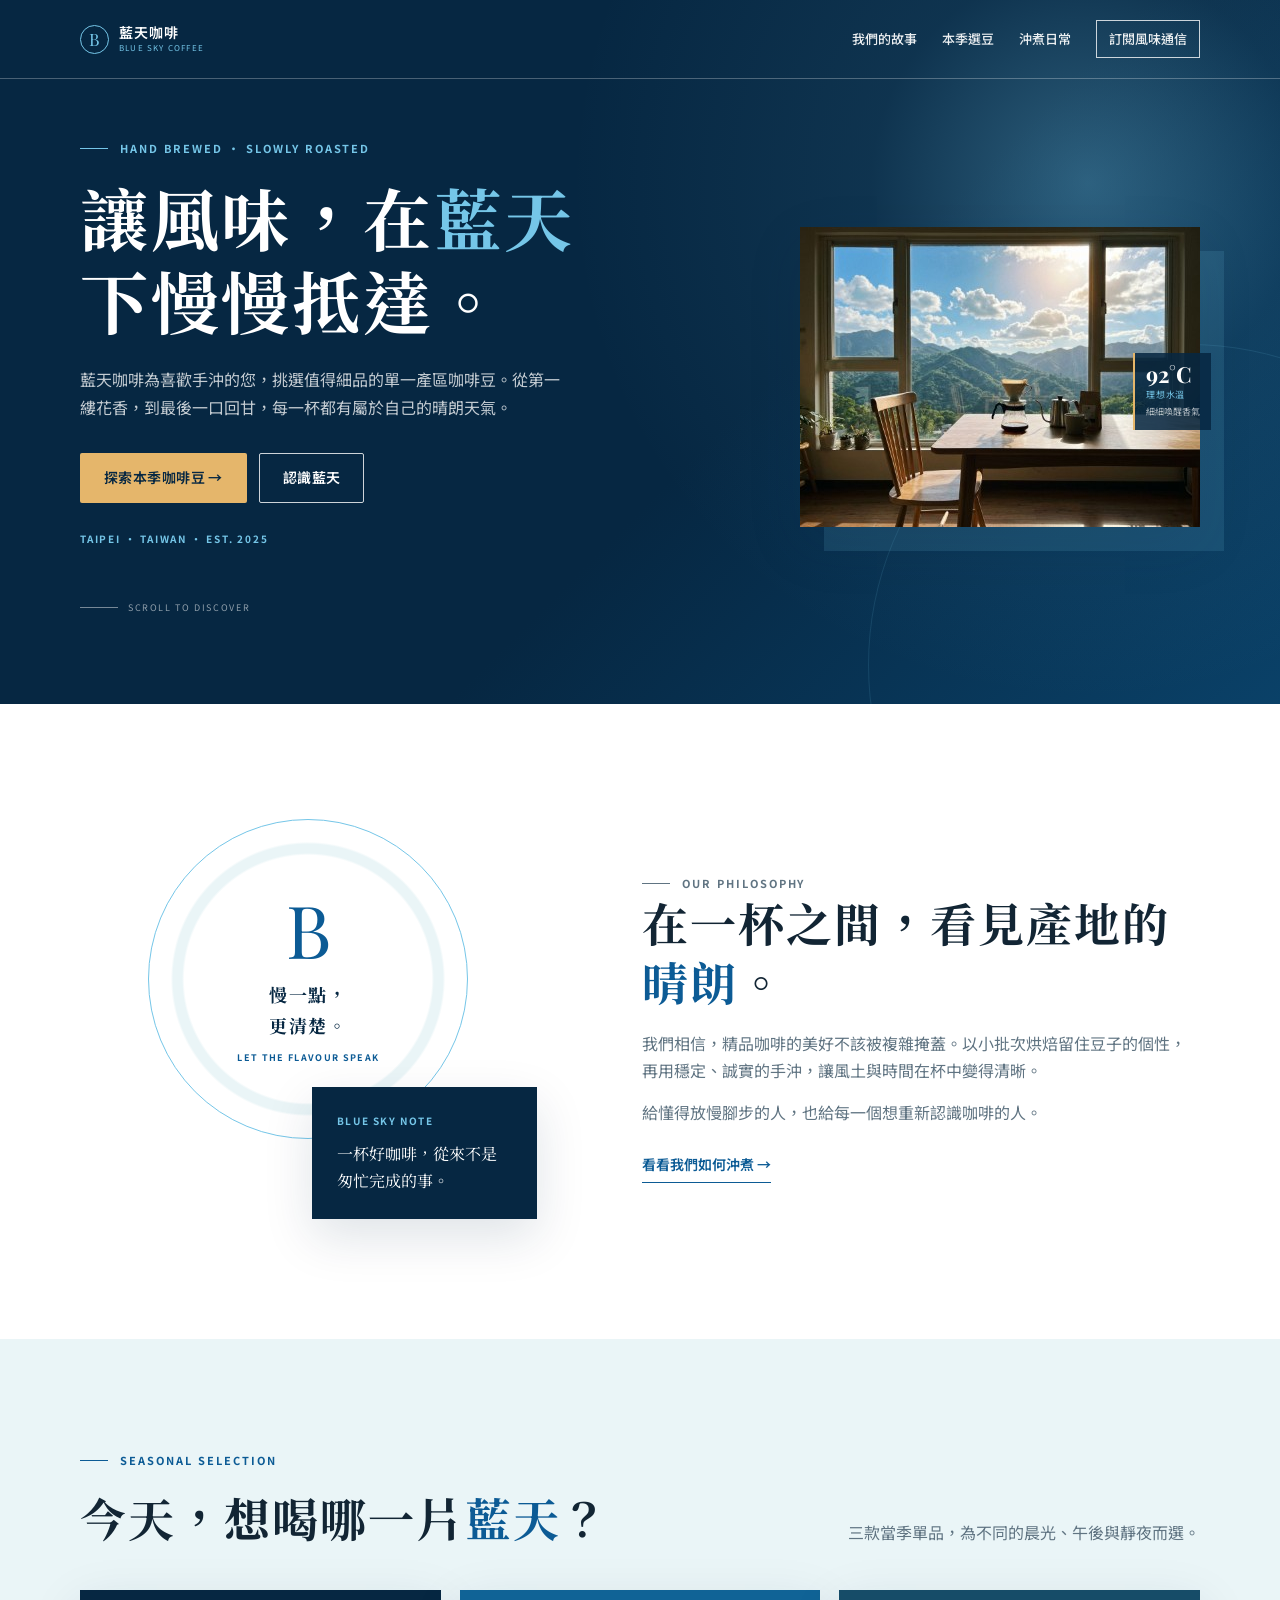
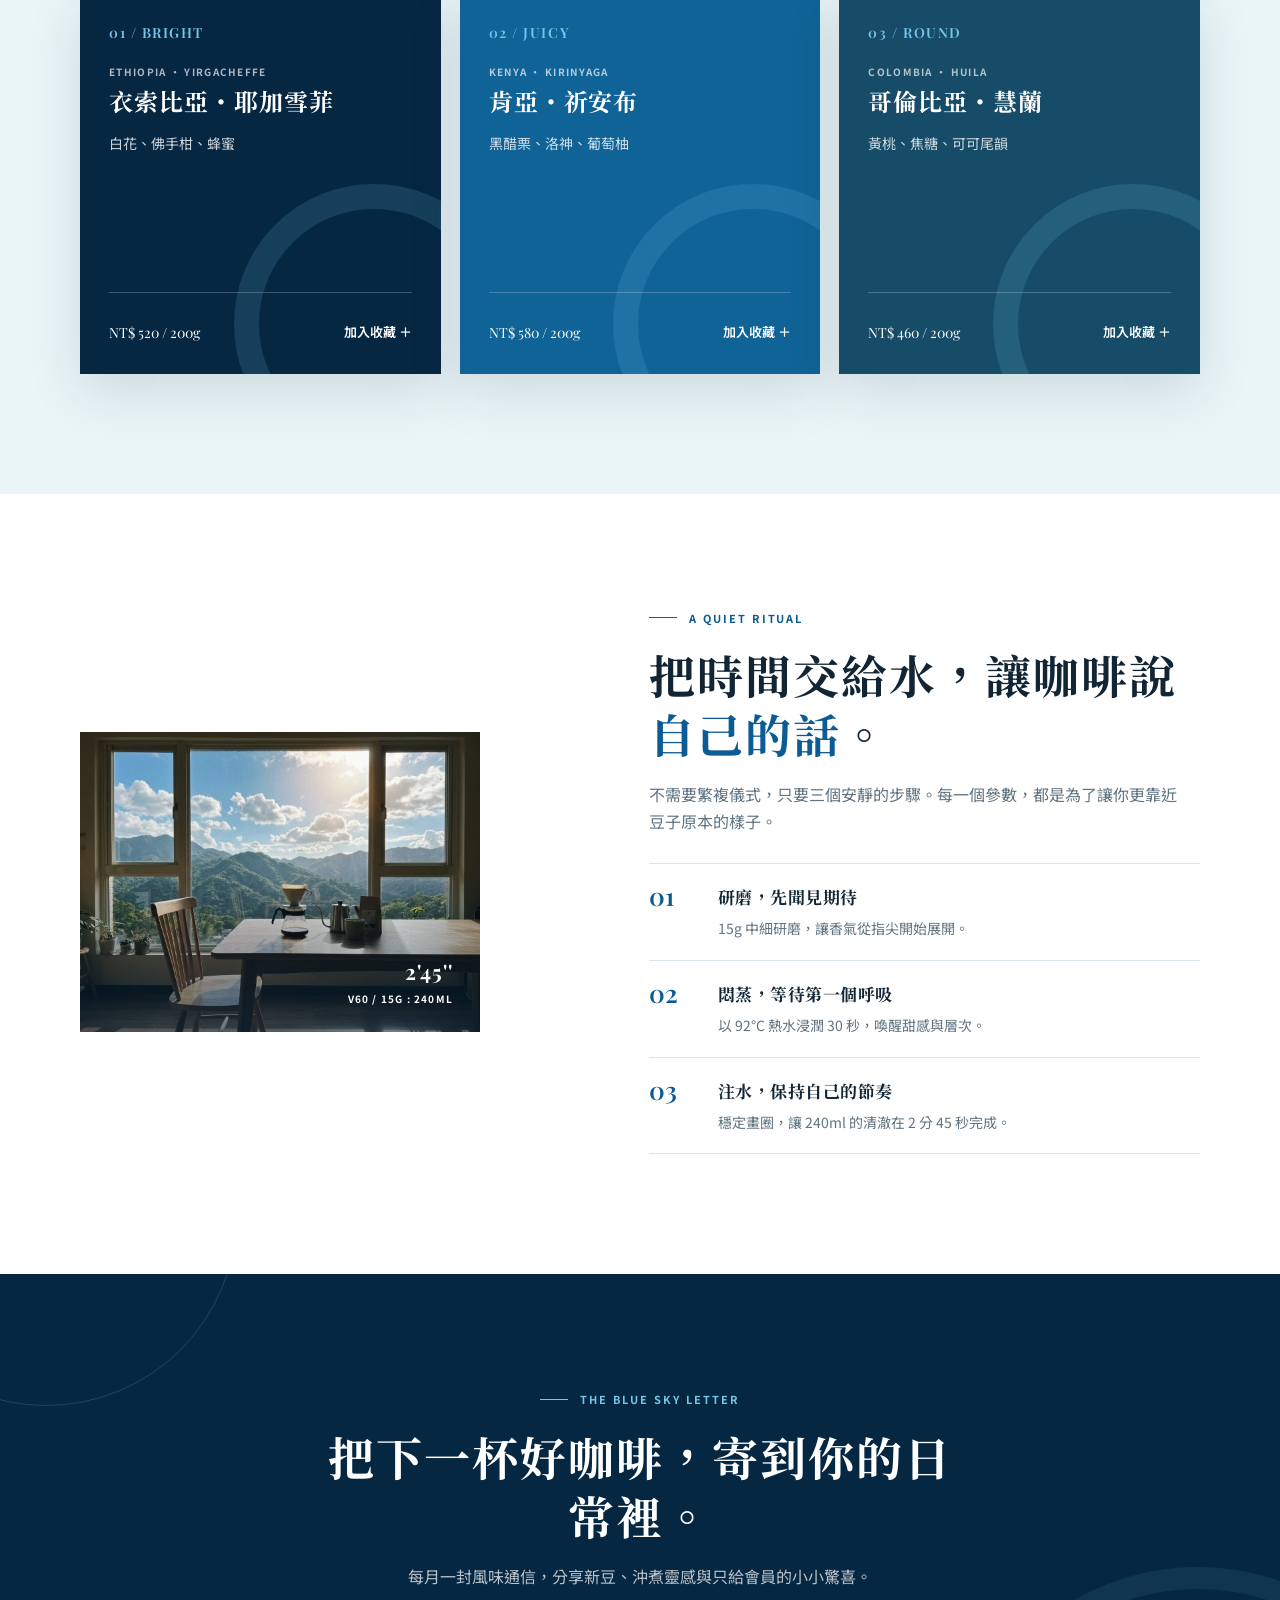
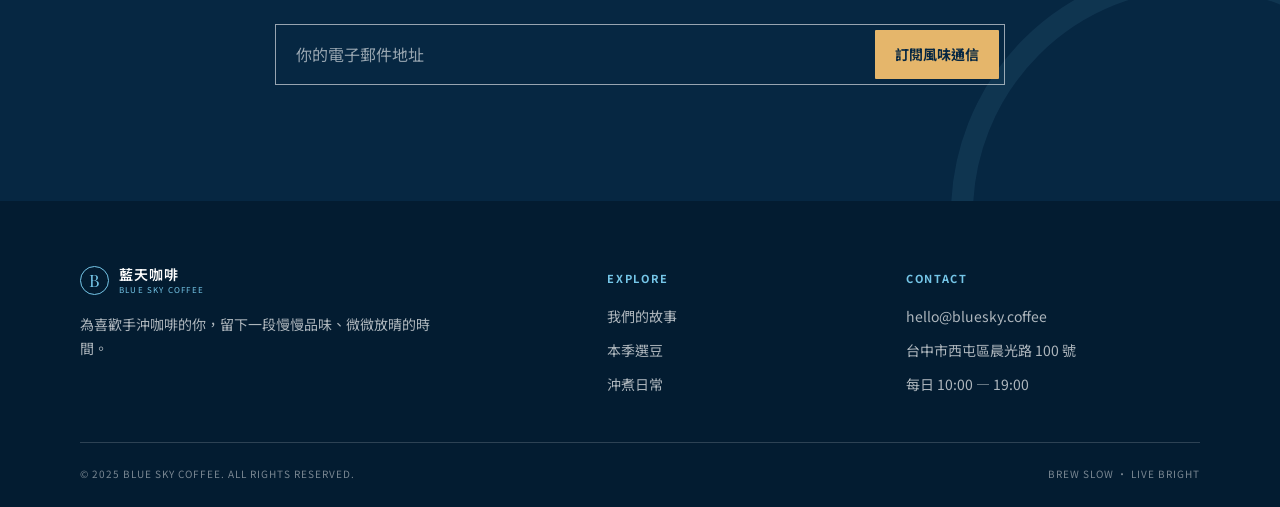
<file: onepage1/index.html>
<!DOCTYPE html>
<html lang="zh-Hant">
<head>
  <meta charset="UTF-8">
  <meta name="viewport" content="width=device-width, initial-scale=1.0">
  <meta name="description" content="藍天咖啡，為手沖咖啡愛好者挑選當季精品咖啡豆，讓每一杯都清澈、明亮、值得細品。">
  <title>藍天咖啡｜讓風味，慢慢抵達</title>
  <link rel="preconnect" href="https://fonts.googleapis.com">
  <link rel="preconnect" href="https://fonts.gstatic.com" crossorigin>
  <link href="https://fonts.googleapis.com/css2?family=Noto+Sans+TC:wght@400;500;600;700&family=Noto+Serif+TC:wght@500;600;700;900&family=Playfair+Display:ital,wght@0,600;0,700;1,600&display=swap" rel="stylesheet">
  <style>
    :root {
      --navy: #062742;
      --blue: #0c5b95;
      --sky: #75c6e8;
      --mist: #eaf5f7;
      --cream: #fbfaf6;
      --ink: #122534;
      --muted: #607482;
      --line: #d7e4e8;
      --sand: #e5b66b;
      --shadow: 0 18px 50px rgba(6, 39, 66, .13);
    }

    * { box-sizing: border-box; }
    html { scroll-behavior: smooth; }
    body {
      margin: 0;
      background: var(--cream);
      color: var(--ink);
      font-family: "Noto Sans TC", sans-serif;
      font-size: 16px;
      line-height: 1.7;
    }
    a { color: inherit; text-decoration: none; }
    button, input { font: inherit; }
    button { cursor: pointer; }
    :focus-visible { outline: 3px solid var(--sky); outline-offset: 4px; }

    .wrap { width: min(1120px, calc(100% - 48px)); margin-inline: auto; }
    .eyebrow {
      display: flex;
      align-items: center;
      gap: 12px;
      margin: 0 0 18px;
      color: var(--blue);
      font-size: 11px;
      font-weight: 700;
      letter-spacing: .18em;
    }
    .eyebrow::before { width: 28px; height: 1px; background: currentColor; content: ""; }
    .section-title {
      margin: 0;
      font-family: "Noto Serif TC", serif;
      font-size: clamp(30px, 4vw, 46px);
      font-weight: 700;
      letter-spacing: .045em;
      line-height: 1.28;
    }
    .accent { color: var(--blue); }
    .section-copy { margin: 18px 0 0; color: var(--muted); }
    .button, .text-link {
      display: inline-flex;
      align-items: center;
      justify-content: center;
      min-height: 50px;
      padding: 11px 23px;
      border: 1px solid transparent;
      border-radius: 2px;
      font-size: 14px;
      font-weight: 600;
      letter-spacing: .03em;
      transition: background-color .25s ease, color .25s ease, border-color .25s ease, transform .25s ease;
    }
    .button:hover, .text-link:hover { transform: translateY(-2px); }
    .button-primary { background: var(--sand); color: var(--navy); }
    .button-primary:hover { background: #f0ca84; }
    .button-outline { border-color: rgba(255,255,255,.8); color: #fff; }
    .button-outline:hover { background: #fff; color: var(--navy); }

    .site-header {
      position: absolute;
      z-index: 10;
      top: 0;
      left: 0;
      width: 100%;
      border-bottom: 1px solid rgba(255,255,255,.27);
    }
    .navbar {
      display: flex;
      align-items: center;
      justify-content: space-between;
      min-height: 78px;
      gap: 24px;
    }
    .brand { display: inline-flex; align-items: center; gap: 10px; color: #fff; }
    .brand-mark {
      display: grid;
      width: 29px;
      height: 29px;
      place-items: center;
      border: 1px solid var(--sky);
      border-radius: 50%;
      color: var(--sky);
      font-family: "Playfair Display", serif;
      font-size: 17px;
      line-height: 1;
    }
    .brand-copy { display: grid; line-height: 1.1; }
    .brand-copy strong { font-size: 14px; font-weight: 600; letter-spacing: .08em; }
    .brand-copy small { margin-top: 4px; color: var(--sky); font-size: 8px; letter-spacing: .15em; }
    .nav-links { display: flex; align-items: center; gap: 25px; }
    .nav-links a { position: relative; color: rgba(255,255,255,.92); font-size: 13px; font-weight: 500; white-space: nowrap; }
    .nav-links a:not(.nav-cta)::after {
      position: absolute;
      right: 0;
      bottom: -7px;
      width: 0;
      height: 1px;
      background: var(--sky);
      content: "";
      transition: width .25s ease;
    }
    .nav-links a:not(.nav-cta):hover::after { right: auto; left: 0; width: 100%; }
    .nav-links .nav-cta { padding: 7px 12px; border: 1px solid rgba(255,255,255,.78); }
    .nav-links .nav-cta:hover { background: #fff; color: var(--navy); }
    .menu-toggle { display: none; padding: 4px; border: 0; background: transparent; color: #fff; font-size: 24px; line-height: 1; }

    .hero {
      position: relative;
      display: flex;
      min-height: 704px;
      overflow: hidden;
      align-items: stretch;
      background:
        radial-gradient(circle at 85% 26%, rgba(117,198,232,.35) 0, rgba(117,198,232,.08) 18%, transparent 43%),
        linear-gradient(135deg, #062742 0%, #062742 58%, #0a4168 100%);
      color: #fff;
    }
    .hero::after {
      position: absolute;
      z-index: 0;
      right: -18vw;
      bottom: -22vw;
      width: 50vw;
      height: 50vw;
      border: 1px solid rgba(117,198,232,.13);
      border-radius: 50%;
      content: "";
    }
    .hero-grid {
      position: relative;
      z-index: 1;
      display: grid;
      grid-template-columns: 1.02fr .98fr;
      gap: 45px;
      align-items: center;
      padding-top: 122px;
      padding-bottom: 72px;
    }
    .hero-content { max-width: 560px; }
    .hero .eyebrow { color: var(--sky); }
    .hero-title {
      max-width: 540px;
      margin: 0;
      font-family: "Noto Serif TC", serif;
      font-size: clamp(42px, 5.5vw, 68px);
      font-weight: 700;
      letter-spacing: .04em;
      line-height: 1.22;
    }
    .hero-title .sky-word { color: var(--sky); }
    .hero-lede { max-width: 490px; margin: 25px 0 0; color: rgba(255,255,255,.76); }
    .hero-actions { display: flex; flex-wrap: wrap; gap: 12px; margin-top: 32px; }
    .hero-meta { margin: 27px 0 0; color: var(--sky); font-size: 10px; font-weight: 700; letter-spacing: .18em; }
    .scroll-note { display: flex; align-items: center; gap: 10px; margin: 53px 0 0; color: rgba(255,255,255,.55); font-size: 9px; letter-spacing: .18em; }
    .scroll-note::before { width: 38px; height: 1px; background: rgba(255,255,255,.45); content: ""; }

    .hero-art {
      position: relative;
      width: min(100%, 400px);
      height: 300px;
      min-height: 0;
      margin-left: auto;
      overflow: visible;
      aspect-ratio: auto;
      border: 0;
      background: transparent;
      box-shadow: none;
    }
    .hero-photo { width: 400px; height: 300px; object-fit: cover; box-shadow: 24px 24px 0 rgba(117,198,232,.13), var(--shadow); }
    .window-frame { position: absolute; inset: 0; border: 12px solid #e8d4ae; box-shadow: inset 0 0 0 2px rgba(6,39,66,.18); }
    .window-frame::before, .window-frame::after { position: absolute; background: rgba(6,39,66,.25); content: ""; }
    .window-frame::before { top: 0; bottom: 0; left: 49%; width: 4px; }
    .window-frame::after { top: 46%; right: 0; left: 0; height: 4px; }
    .sun { position: absolute; top: 16%; right: 17%; width: 77px; height: 77px; border-radius: 50%; background: #fff2be; box-shadow: 0 0 45px 22px rgba(255,228,150,.42); }
    .mountain { position: absolute; bottom: 28%; width: 75%; height: 36%; clip-path: polygon(0 100%, 35% 15%, 48% 50%, 63% 0, 100% 100%); background: #497b83; opacity: .9; }
    .mountain.one { left: -12%; }
    .mountain.two { right: -27%; bottom: 27%; background: #30616b; transform: scaleX(-1); opacity: .75; }
    .tabletop { position: absolute; right: -8%; bottom: -7%; left: -8%; height: 33%; background: linear-gradient(#643e2e 0%, #3d251e 100%); transform: perspective(200px) rotateX(10deg); }
    .chair { position: absolute; right: 7%; bottom: 18%; width: 100px; height: 112px; border: 12px solid #543126; border-bottom: 0; border-radius: 48px 48px 0 0; opacity: .8; }
    .chair::after { position: absolute; bottom: -75px; left: 14px; width: 8px; height: 75px; background: #543126; box-shadow: 53px 0 #543126; content: ""; }
    .coffee-vessel { position: absolute; bottom: 14%; left: 28%; width: 112px; height: 105px; }
    .coffee-vessel .dripper { position: absolute; top: 0; left: 29px; width: 53px; height: 45px; border: 3px solid #d8e7e1; border-radius: 5px 5px 22px 22px; background: linear-gradient(135deg, rgba(222,246,240,.75), rgba(124,180,181,.2)); clip-path: polygon(0 0, 100% 0, 78% 100%, 22% 100%); }
    .coffee-vessel .carafe { position: absolute; bottom: 0; left: 17px; width: 78px; height: 68px; border: 3px solid #d8e7e1; border-radius: 10px 10px 23px 23px; background: linear-gradient(to top, rgba(56,29,19,.82) 0 38%, rgba(190,228,227,.24) 39%); }
    .coffee-vessel .carafe::before { position: absolute; top: -20px; left: 24px; width: 26px; height: 22px; border: 3px solid #d8e7e1; border-bottom: 0; border-radius: 50% 50% 0 0; content: ""; }
    .steam { position: absolute; bottom: 59%; left: 49%; width: 23px; height: 58px; border-left: 2px solid rgba(255,255,255,.63); border-radius: 50%; transform: rotate(16deg); }
    .steam::after { position: absolute; top: -5px; left: 14px; width: 18px; height: 48px; border-right: 2px solid rgba(255,255,255,.44); border-radius: 50%; content: ""; }
    .art-label { position: absolute; z-index: 3; right: -11px; top: 42%; display: grid; gap: 2px; padding: 10px 11px; border-left: 2px solid var(--sand); background: rgba(6,39,66,.86); color: #fff; }
    .art-label strong { font-family: "Playfair Display", serif; font-size: 22px; line-height: 1; }
    .art-label span { color: var(--sky); font-size: 9px; letter-spacing: .09em; }
    .art-label small { color: rgba(255,255,255,.72); font-size: 9px; }

    .story { padding: 115px 0 120px; background: #fff; }
    .story-grid { display: grid; grid-template-columns: .9fr 1.1fr; gap: clamp(45px, 9vw, 105px); align-items: center; }
    .story-visual { position: relative; min-height: 400px; }
    .story-seal {
      display: grid;
      width: 320px;
      height: 320px;
      place-content: center;
      margin: 0 auto;
      border: 1px solid var(--sky);
      border-radius: 50%;
      background: radial-gradient(circle, #fff 0 55%, #eaf5f7 56% 60%, #fff 61%);
      color: var(--navy);
      text-align: center;
    }
    .story-seal::before { display: block; margin-bottom: 14px; color: var(--blue); content: "B"; font-family: "Playfair Display", serif; font-size: 73px; line-height: 1; }
    .story-seal strong { font-family: "Noto Serif TC", serif; font-size: 18px; letter-spacing: .09em; }
    .story-seal span { margin-top: 10px; color: var(--blue); font-size: 9px; font-weight: 700; letter-spacing: .15em; }
    .note-card { position: absolute; right: 0; bottom: 0; width: min(225px, 57%); padding: 25px; background: var(--navy); color: #fff; box-shadow: var(--shadow); }
    .note-card p:first-child { margin: 0; color: var(--sky); font-size: 10px; font-weight: 700; letter-spacing: .16em; }
    .note-card p:last-child { margin: 12px 0 0; font-family: "Noto Serif TC", serif; font-size: 16px; line-height: 1.65; }
    .story-content p { margin: 19px 0 0; color: var(--muted); }
    .story-content p + p { margin-top: 15px; }
    .underlined-link { display: inline-flex; margin-top: 27px; padding-bottom: 5px; border-bottom: 1px solid var(--blue); color: var(--blue); font-size: 14px; font-weight: 600; transition: gap .2s ease; }
    .underlined-link:hover { gap: 8px; }

    .coffee { padding: 112px 0 120px; background: var(--mist); }
    .coffee-heading { display: flex; align-items: end; justify-content: space-between; gap: 32px; margin-bottom: 43px; }
    .coffee-heading .section-copy { max-width: 365px; }
    .coffee-grid { display: grid; grid-template-columns: repeat(3, 1fr); gap: 19px; }
    .coffee-card {
      position: relative;
      display: flex;
      min-height: 384px;
      overflow: hidden;
      flex-direction: column;
      padding: 31px 29px 25px;
      background: var(--navy);
      color: #fff;
      box-shadow: var(--shadow);
    }
    .coffee-card:nth-child(2) { background: #106396; }
    .coffee-card:nth-child(3) { background: #164c68; }
    .coffee-card::after { position: absolute; right: -73px; bottom: -90px; width: 230px; height: 230px; border: 25px solid rgba(117,198,232,.15); border-radius: 50%; content: ""; }
    .coffee-card > * { position: relative; z-index: 1; }
    .bean-no { margin: 0; color: var(--sky); font-family: "Playfair Display", serif; font-size: 14px; font-weight: 600; letter-spacing: .11em; }
    .origin { margin: 19px 0 5px; color: rgba(255,255,255,.67); font-size: 10px; font-weight: 700; letter-spacing: .13em; }
    .bean-name { margin: 0; font-family: "Noto Serif TC", serif; font-size: 24px; font-weight: 700; letter-spacing: .04em; line-height: 1.35; }
    .flavour { margin: 14px 0 0; color: rgba(255,255,255,.79); font-size: 14px; }
    .coffee-bottom { display: flex; align-items: center; justify-content: space-between; gap: 13px; margin-top: auto; padding-top: 23px; border-top: 1px solid rgba(255,255,255,.22); }
    .price { font-family: "Playfair Display", serif; font-size: 14px; white-space: nowrap; }
    .save-button { padding: 5px 0; border: 0; background: transparent; color: #fff; font-size: 13px; font-weight: 600; white-space: nowrap; transition: color .2s ease; }
    .save-button:hover { color: var(--sand); }

    .brew { padding: 115px 0 120px; background: #fff; }
    .brew-grid { display: grid; grid-template-columns: .93fr 1.07fr; gap: clamp(44px, 7vw, 90px); align-items: center; }
    .brew-art { position: relative; width: 400px; height: 300px; min-height: 0; overflow: hidden; background: var(--mist); }
    .brew-photo { display: block; width: 400px; height: 300px; object-fit: cover; object-position: center; filter: saturate(.86) contrast(.96); }
    .brew-art::after { position: absolute; inset: 0; background: linear-gradient(180deg, rgba(6,39,66,0) 45%, rgba(6,39,66,.58)); content: ""; pointer-events: none; }
    .brew-caption { position: absolute; z-index: 1; right: 27px; bottom: 25px; display: grid; color: #fff; text-align: right; }
    .brew-caption strong { font-family: "Playfair Display", serif; font-size: 21px; letter-spacing: .05em; }
    .brew-caption span { font-size: 10px; font-weight: 700; letter-spacing: .12em; }
    .brew-content .section-copy { max-width: 530px; }
    .brew-steps { margin-top: 28px; border-top: 1px solid var(--line); }
    .brew-step { display: grid; grid-template-columns: 55px 1fr; gap: 14px; padding: 19px 0; border-bottom: 1px solid var(--line); }
    .step-no { color: var(--blue); font-family: "Playfair Display", serif; font-size: 25px; font-weight: 600; line-height: 1; }
    .brew-step h3 { margin: 0; font-family: "Noto Serif TC", serif; font-size: 17px; letter-spacing: .03em; }
    .brew-step p { margin: 5px 0 0; color: var(--muted); font-size: 14px; }

    .visit { position: relative; overflow: hidden; padding: 116px 0; background: var(--navy); color: #fff; text-align: center; }
    .visit::before, .visit::after { position: absolute; width: 380px; height: 380px; border: 1px solid rgba(117,198,232,.19); border-radius: 50%; content: ""; }
    .visit::before { top: -250px; left: -145px; }
    .visit::after { right: -165px; bottom: -260px; width: 450px; height: 450px; border-width: 22px; opacity: .45; }
    .visit .wrap { position: relative; z-index: 1; max-width: 730px; }
    .visit .eyebrow { justify-content: center; color: var(--sky); }
    .visit .section-title { max-width: 670px; margin-inline: auto; }
    .visit .section-copy { max-width: 535px; margin-inline: auto; color: rgba(255,255,255,.72); }
    .subscribe-form { display: flex; margin: 34px auto 0; padding: 5px; border: 1px solid rgba(255,255,255,.58); }
    .subscribe-form input { min-width: 0; flex: 1; padding: 11px 15px; border: 0; outline: 0; background: transparent; color: #fff; }
    .subscribe-form input::placeholder { color: rgba(255,255,255,.58); }
    .subscribe-form button { min-height: 48px; padding: 10px 20px; border: 0; border-radius: 1px; background: var(--sand); color: var(--navy); font-size: 14px; font-weight: 700; transition: background .2s ease; }
    .subscribe-form button:hover { background: #f1ca83; }

    .site-footer { padding: 65px 0 25px; background: #031c31; color: rgba(255,255,255,.68); }
    .footer-grid { display: grid; grid-template-columns: 1.45fr .75fr .9fr; gap: 54px; padding-bottom: 46px; }
    .footer-brand .brand { margin-bottom: 18px; }
    .footer-brand p { max-width: 355px; margin: 0; font-size: 14px; }
    .footer-heading { margin: 3px 0 17px; color: var(--sky); font-size: 11px; font-weight: 700; letter-spacing: .15em; }
    .footer-links, .footer-contact { display: grid; gap: 10px; font-size: 14px; }
    .footer-links a:hover, .footer-contact a:hover { color: #fff; }
    .footer-bottom { display: flex; justify-content: space-between; gap: 18px; padding-top: 22px; border-top: 1px solid rgba(255,255,255,.17); color: rgba(255,255,255,.47); font-size: 10px; letter-spacing: .1em; }

    .toast {
      position: fixed;
      z-index: 20;
      right: 22px;
      bottom: 22px;
      max-width: min(360px, calc(100% - 44px));
      padding: 13px 18px;
      border-left: 3px solid var(--sand);
      background: var(--navy);
      box-shadow: var(--shadow);
      color: #fff;
      font-size: 14px;
      opacity: 0;
      pointer-events: none;
      transform: translateY(12px);
      transition: opacity .22s ease, transform .22s ease;
    }
    .toast.show { opacity: 1; transform: translateY(0); }
    .reveal { opacity: 0; transform: translateY(18px); transition: opacity .65s ease, transform .65s ease; }
    .reveal.visible { opacity: 1; transform: translateY(0); }

    @media (max-width: 820px) {
      .navbar { position: relative; }
      .menu-toggle { display: block; }
      .nav-links {
        position: absolute;
        top: 100%;
        right: -24px;
        left: -24px;
        display: grid;
        max-height: 0;
        overflow: hidden;
        gap: 0;
        background: #05233c;
        transition: max-height .32s ease;
      }
      .nav-links.open { max-height: 300px; }
      .nav-links a { padding: 12px 24px; border-top: 1px solid rgba(255,255,255,.1); }
      .nav-links .nav-cta { margin: 8px 24px 16px; padding: 9px 12px; text-align: center; }
      .hero { min-height: 710px; }
      .hero-grid { grid-template-columns: 1fr; gap: 17px; padding-top: 112px; }
      .hero-content { max-width: 640px; }
      .scroll-note { margin-top: 29px; }
      .hero-art { width: min(100%, 330px); height: 248px; min-height: 0; max-height: none; margin: 0; }
      .hero-photo { width: 330px; height: 248px; }
      .coffee-grid { grid-template-columns: repeat(2, 1fr); }
      .coffee-card:nth-child(3) { grid-column: span 2; }
      .story-grid, .brew-grid { grid-template-columns: 1fr; }
      .story-visual { max-width: 520px; width: 100%; margin: auto; }
      .brew-art { margin: auto; }
      .footer-grid { grid-template-columns: 1fr 1fr; }
      .footer-brand { grid-column: 1 / -1; }
    }

    @media (max-width: 560px) {
      .wrap { width: calc(100% - 34px); }
      .navbar { min-height: 70px; }
      .brand-copy strong { font-size: 13px; }
      .hero { min-height: 680px; }
      .hero-grid { padding-top: 98px; padding-bottom: 34px; }
      .hero-title { font-size: 40px; }
      .hero-lede { margin-top: 16px; font-size: 14px; line-height: 1.7; }
      .hero-actions { margin-top: 23px; }
      .hero-actions .button { flex: 1; padding-inline: 13px; }
      .hero-meta { margin-top: 18px; }
      .hero-art { width: 260px; height: 195px; min-height: 0; max-height: none; }
      .hero-photo { width: 260px; height: 195px; }
      .art-label { display: none; }
      .sun { width: 49px; height: 49px; }
      .coffee-vessel { bottom: 9%; left: 25%; transform: scale(.72); transform-origin: bottom left; }
      .chair { transform: scale(.72); transform-origin: bottom right; }
      .story, .coffee, .brew, .visit { padding: 76px 0; }
      .story-seal { width: 245px; height: 245px; }
      .story-seal::before { margin-bottom: 8px; font-size: 54px; }
      .story-seal strong { font-size: 15px; }
      .story-visual { min-height: 315px; }
      .note-card { width: 185px; padding: 18px; }
      .note-card p:last-child { font-size: 14px; }
      .coffee-heading { display: block; margin-bottom: 30px; }
      .coffee-heading .section-copy { margin-top: 14px; }
      .coffee-grid { grid-template-columns: 1fr; }
      .coffee-card, .coffee-card:nth-child(3) { min-height: 330px; grid-column: auto; }
      .brew-art, .brew-photo { width: 100%; height: auto; aspect-ratio: 4 / 3; }
      .subscribe-form { display: grid; gap: 6px; padding: 5px; }
      .subscribe-form input, .subscribe-form button { width: 100%; }
      .footer-grid { grid-template-columns: 1fr; gap: 32px; }
      .footer-brand { grid-column: auto; }
      .footer-bottom { display: grid; gap: 9px; }
    }

    @media (prefers-reduced-motion: reduce) {
      html { scroll-behavior: auto; }
      *, *::before, *::after { transition-duration: .01ms !important; animation-duration: .01ms !important; animation-iteration-count: 1 !important; }
      .reveal { opacity: 1; transform: none; }
    }
  </style>
</head>
<body>
  <header class="site-header" id="top">
    <nav class="wrap navbar" aria-label="主要導覽">
      <a class="brand" href="#top" aria-label="回到藍天咖啡首頁">
        <span class="brand-mark" aria-hidden="true">B</span>
        <span class="brand-copy"><strong>藍天咖啡</strong><small>BLUE SKY COFFEE</small></span>
      </a>
      <button class="menu-toggle" type="button" aria-controls="navLinks" aria-expanded="false" aria-label="開啟導覽選單">☰</button>
      <div class="nav-links" id="navLinks">
        <a href="#story">我們的故事</a>
        <a href="#coffee">本季選豆</a>
        <a href="#brew">沖煮日常</a>
        <a class="nav-cta" href="#visit">訂閱風味通信</a>
      </div>
    </nav>
  </header>

  <main>
    <section class="hero" aria-labelledby="heroTitle">
      <div class="wrap hero-grid">
        <div class="hero-content">
          <p class="eyebrow">HAND BREWED · SLOWLY ROASTED</p>
          <h1 class="hero-title" id="heroTitle">讓風味，在<span class="sky-word">藍天</span>下慢慢抵達。</h1>
          <p class="hero-lede">藍天咖啡為喜歡手沖的您，挑選值得細品的單一產區咖啡豆。從第一縷花香，到最後一口回甘，每一杯都有屬於自己的晴朗天氣。</p>
          <div class="hero-actions">
            <a class="button button-primary" href="#coffee">探索本季咖啡豆 →</a>
            <a class="button button-outline" href="#story">認識藍天</a>
          </div>
          <p class="hero-meta">TAIPEI · TAIWAN · EST. 2025</p>
          <p class="scroll-note">SCROLL TO DISCOVER</p>
        </div>

        <div class="hero-art" aria-hidden="true">
          <img class="hero-photo" src="images/hero.jpg" width="400" height="300" alt="">
          <span class="art-label"><strong>92°C</strong><span>理想水溫</span><small>細細喚醒香氣</small></span>
        </div>
      </div>
    </section>

    <section class="story" id="story" aria-labelledby="storyTitle">
      <div class="wrap story-grid">
        <div class="story-visual reveal" aria-hidden="true">
          <div class="story-seal"><strong>慢一點，<br>更清楚。</strong><span>LET THE FLAVOUR SPEAK</span></div>
          <div class="note-card"><p>BLUE SKY NOTE</p><p>一杯好咖啡，從來不是匆忙完成的事。</p></div>
        </div>
        <div class="story-content reveal">
          <p class="eyebrow">OUR PHILOSOPHY</p>
          <h2 class="section-title" id="storyTitle">在一杯之間，看見產地的<span class="accent">晴朗</span>。</h2>
          <p>我們相信，精品咖啡的美好不該被複雜掩蓋。以小批次烘焙留住豆子的個性，再用穩定、誠實的手沖，讓風土與時間在杯中變得清晰。</p>
          <p>給懂得放慢腳步的人，也給每一個想重新認識咖啡的人。</p>
          <a class="underlined-link" href="#brew">看看我們如何沖煮 →</a>
        </div>
      </div>
    </section>

    <section class="coffee" id="coffee" aria-labelledby="coffeeTitle">
      <div class="wrap">
        <div class="coffee-heading reveal">
          <div>
            <p class="eyebrow">SEASONAL SELECTION</p>
            <h2 class="section-title" id="coffeeTitle">今天，想喝哪一片<span class="accent">藍天</span>？</h2>
          </div>
          <p class="section-copy">三款當季單品，為不同的晨光、午後與靜夜而選。</p>
        </div>
        <div class="coffee-grid">
          <article class="coffee-card reveal">
            <p class="bean-no">01 / BRIGHT</p>
            <p class="origin">ETHIOPIA · YIRGACHEFFE</p>
            <h3 class="bean-name">衣索比亞・耶加雪菲</h3>
            <p class="flavour">白花、佛手柑、蜂蜜</p>
            <div class="coffee-bottom"><span class="price">NT$ 520 / 200g</span><button class="save-button" type="button" data-coffee="衣索比亞・耶加雪菲">加入收藏 ＋</button></div>
          </article>
          <article class="coffee-card reveal">
            <p class="bean-no">02 / JUICY</p>
            <p class="origin">KENYA · KIRINYAGA</p>
            <h3 class="bean-name">肯亞・祈安布</h3>
            <p class="flavour">黑醋栗、洛神、葡萄柚</p>
            <div class="coffee-bottom"><span class="price">NT$ 580 / 200g</span><button class="save-button" type="button" data-coffee="肯亞・祈安布">加入收藏 ＋</button></div>
          </article>
          <article class="coffee-card reveal">
            <p class="bean-no">03 / ROUND</p>
            <p class="origin">COLOMBIA · HUILA</p>
            <h3 class="bean-name">哥倫比亞・慧蘭</h3>
            <p class="flavour">黃桃、焦糖、可可尾韻</p>
            <div class="coffee-bottom"><span class="price">NT$ 460 / 200g</span><button class="save-button" type="button" data-coffee="哥倫比亞・慧蘭">加入收藏 ＋</button></div>
          </article>
        </div>
      </div>
    </section>

    <section class="brew" id="brew" aria-labelledby="brewTitle">
      <div class="wrap brew-grid">
        <div class="brew-art reveal" aria-hidden="true">
          <img class="brew-photo" src="images/hero.jpg" width="400" height="300" alt="">
          <span class="brew-caption"><strong>2'45''</strong><span>V60 / 15G : 240ML</span></span>
        </div>
        <div class="brew-content reveal">
          <p class="eyebrow">A QUIET RITUAL</p>
          <h2 class="section-title" id="brewTitle">把時間交給水，讓咖啡說<span class="accent">自己的話</span>。</h2>
          <p class="section-copy">不需要繁複儀式，只要三個安靜的步驟。每一個參數，都是為了讓你更靠近豆子原本的樣子。</p>
          <div class="brew-steps">
            <div class="brew-step"><span class="step-no">01</span><div><h3>研磨，先聞見期待</h3><p>15g 中細研磨，讓香氣從指尖開始展開。</p></div></div>
            <div class="brew-step"><span class="step-no">02</span><div><h3>悶蒸，等待第一個呼吸</h3><p>以 92°C 熱水浸潤 30 秒，喚醒甜感與層次。</p></div></div>
            <div class="brew-step"><span class="step-no">03</span><div><h3>注水，保持自己的節奏</h3><p>穩定畫圈，讓 240ml 的清澈在 2 分 45 秒完成。</p></div></div>
          </div>
        </div>
      </div>
    </section>

    <section class="visit" id="visit" aria-labelledby="visitTitle">
      <div class="wrap reveal">
        <p class="eyebrow">THE BLUE SKY LETTER</p>
        <h2 class="section-title" id="visitTitle">把下一杯好咖啡，寄到你的日常裡。</h2>
        <p class="section-copy">每月一封風味通信，分享新豆、沖煮靈感與只給會員的小小驚喜。</p>
        <form class="subscribe-form" id="subscribeForm">
          <input type="email" aria-label="電子郵件地址" placeholder="你的電子郵件地址" required>
          <button type="submit">訂閱風味通信</button>
        </form>
      </div>
    </section>
  </main>

  <footer class="site-footer">
    <div class="wrap footer-grid">
      <div class="footer-brand">
        <a class="brand" href="#top" aria-label="回到藍天咖啡首頁"><span class="brand-mark" aria-hidden="true">B</span><span class="brand-copy"><strong>藍天咖啡</strong><small>BLUE SKY COFFEE</small></span></a>
        <p>為喜歡手沖咖啡的你，留下一段慢慢品味、微微放晴的時間。</p>
      </div>
      <div>
        <p class="footer-heading">EXPLORE</p>
        <div class="footer-links"><a href="#story">我們的故事</a><a href="#coffee">本季選豆</a><a href="#brew">沖煮日常</a></div>
      </div>
      <div>
        <p class="footer-heading">CONTACT</p>
        <div class="footer-contact"><a href="mailto:hello@bluesky.coffee">hello@bluesky.coffee</a><span>台中市西屯區晨光路 100 號</span><span>每日 10:00 — 19:00</span></div>
      </div>
    </div>
    <div class="wrap footer-bottom"><span>© 2025 BLUE SKY COFFEE. ALL RIGHTS RESERVED.</span><span>BREW SLOW · LIVE BRIGHT</span></div>
  </footer>

  <div class="toast" id="toast" role="status" aria-live="polite"></div>

  <script>
    const menuToggle = document.querySelector('.menu-toggle');
    const navLinks = document.querySelector('.nav-links');
    const toast = document.querySelector('#toast');
    let toastTimer;

    function closeMenu() {
      navLinks.classList.remove('open');
      menuToggle.setAttribute('aria-expanded', 'false');
      menuToggle.setAttribute('aria-label', '開啟導覽選單');
      menuToggle.textContent = '☰';
    }

    menuToggle.addEventListener('click', () => {
      const isOpen = navLinks.classList.toggle('open');
      menuToggle.setAttribute('aria-expanded', String(isOpen));
      menuToggle.setAttribute('aria-label', isOpen ? '關閉導覽選單' : '開啟導覽選單');
      menuToggle.textContent = isOpen ? '×' : '☰';
    });

    navLinks.querySelectorAll('a').forEach(link => link.addEventListener('click', closeMenu));

    function showToast(message) {
      window.clearTimeout(toastTimer);
      toast.textContent = message;
      toast.classList.add('show');
      toastTimer = window.setTimeout(() => toast.classList.remove('show'), 2600);
    }

    document.querySelectorAll('[data-coffee]').forEach(button => {
      button.addEventListener('click', () => showToast(`已將「${button.dataset.coffee}」加入你的收藏。`));
    });

    document.querySelector('#subscribeForm').addEventListener('submit', event => {
      event.preventDefault();
      const form = event.currentTarget;
      if (!form.checkValidity()) return;
      form.reset();
      showToast('謝謝訂閱，下一封晴朗的風味通信即將寄出。');
    });

    const reduceMotion = window.matchMedia('(prefers-reduced-motion: reduce)').matches;
    const revealItems = document.querySelectorAll('.reveal');
    if (reduceMotion || !('IntersectionObserver' in window)) {
      revealItems.forEach(item => item.classList.add('visible'));
    } else {
      const observer = new IntersectionObserver(entries => {
        entries.forEach(entry => {
          if (entry.isIntersecting) {
            entry.target.classList.add('visible');
            observer.unobserve(entry.target);
          }
        });
      }, { threshold: .12 });
      revealItems.forEach(item => observer.observe(item));
    }
  </script>
</body>
</html>
</file>
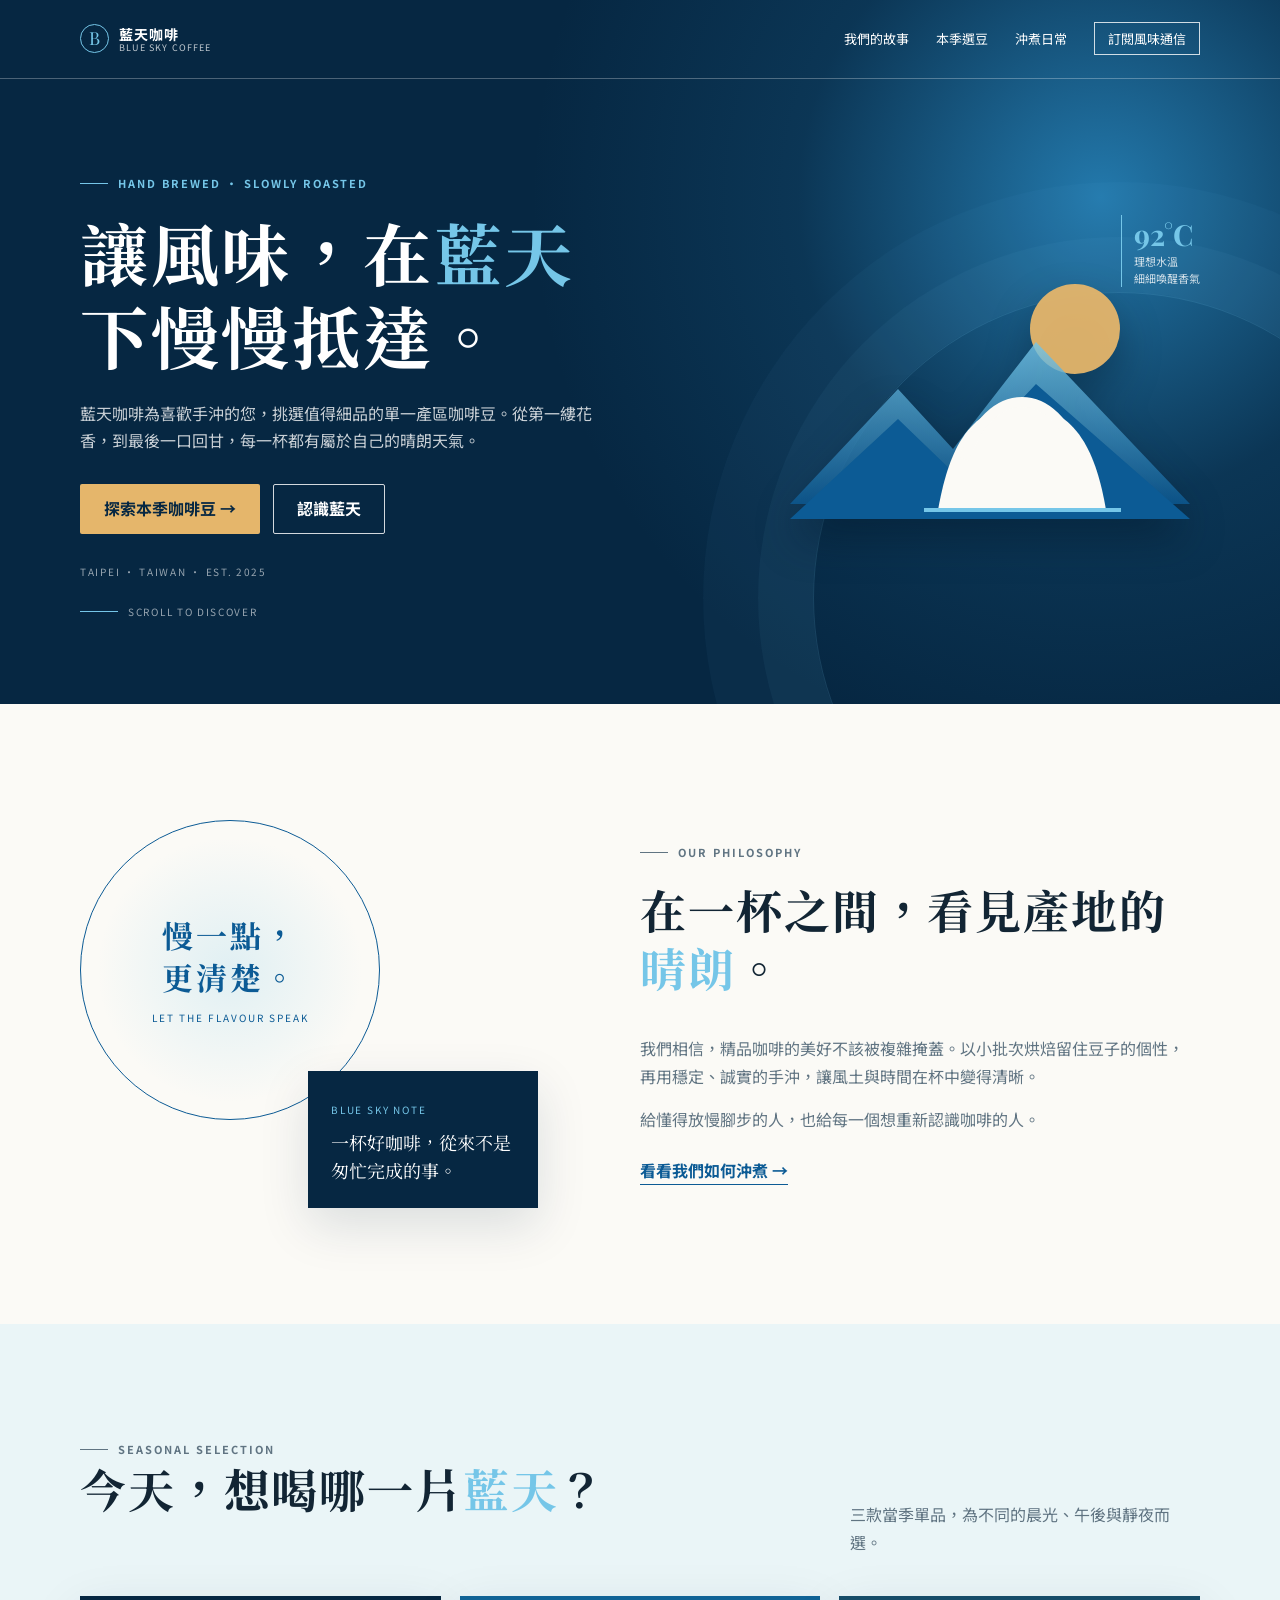
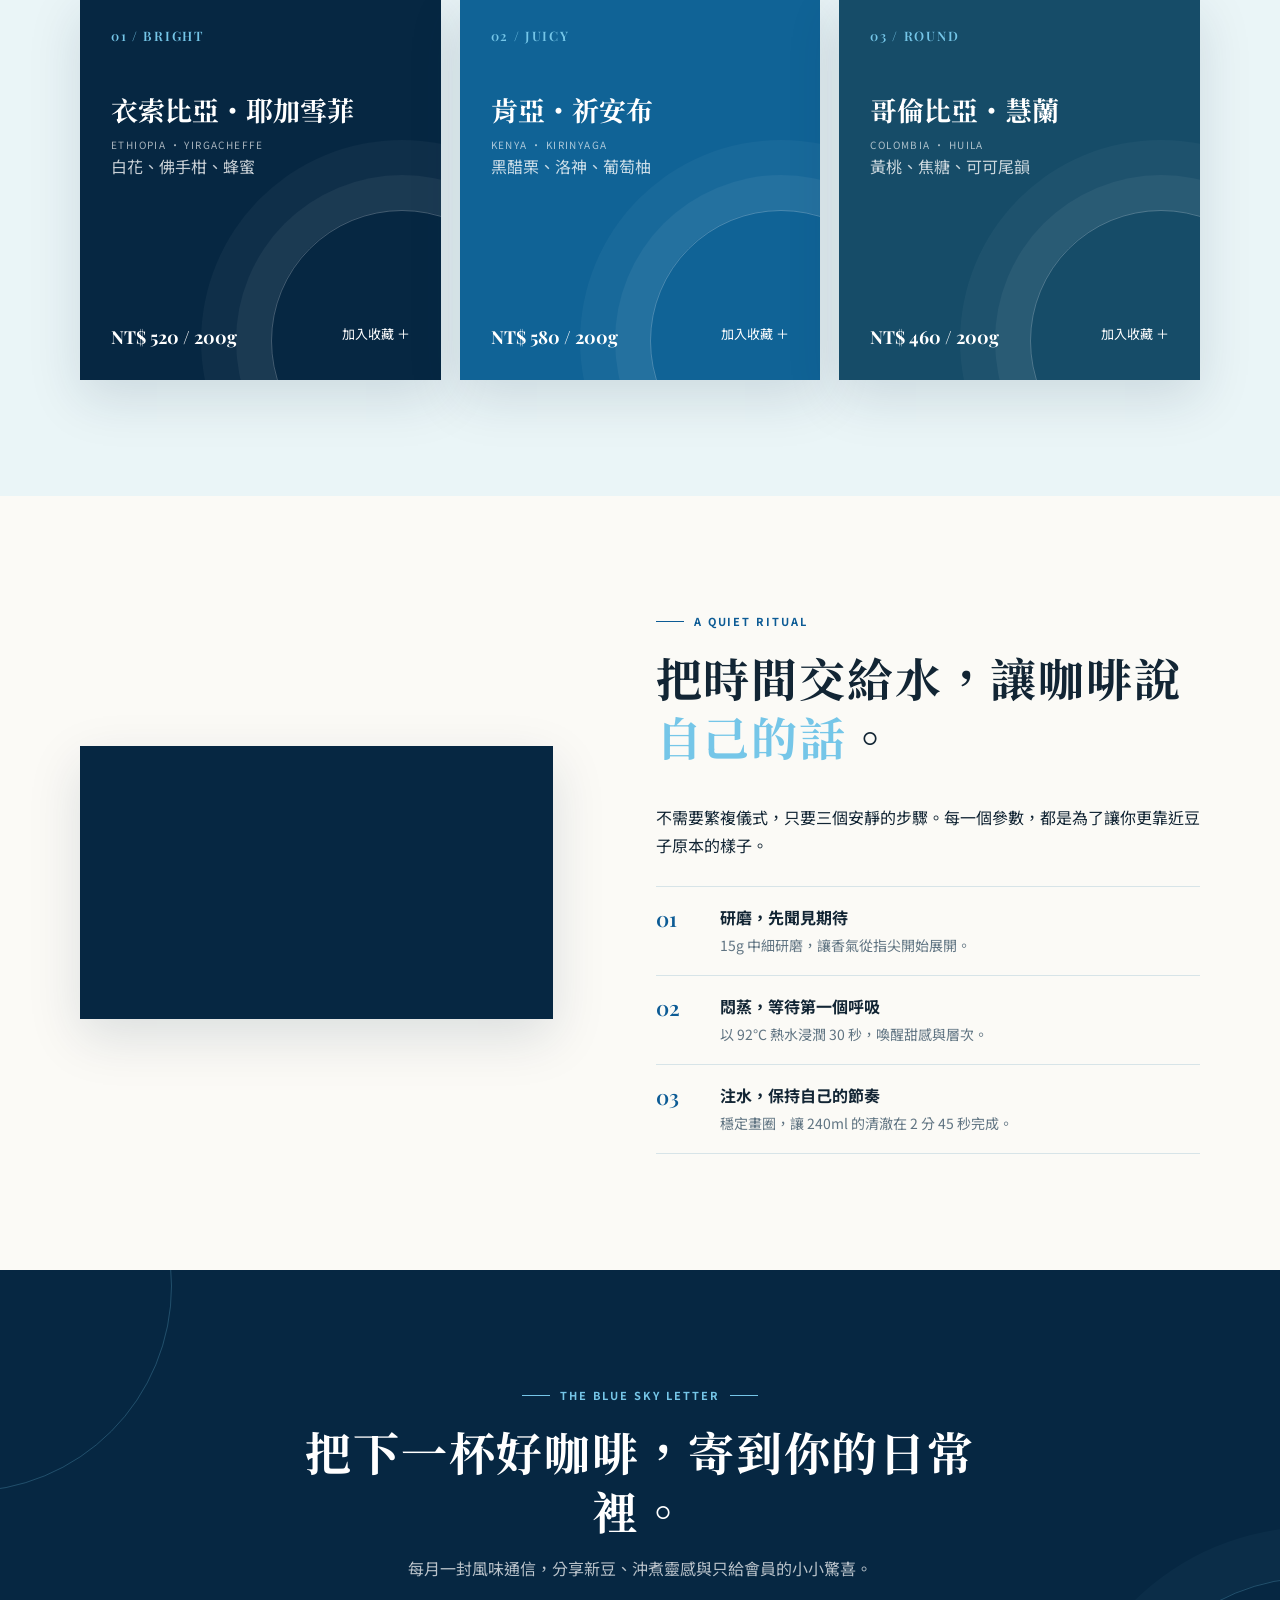
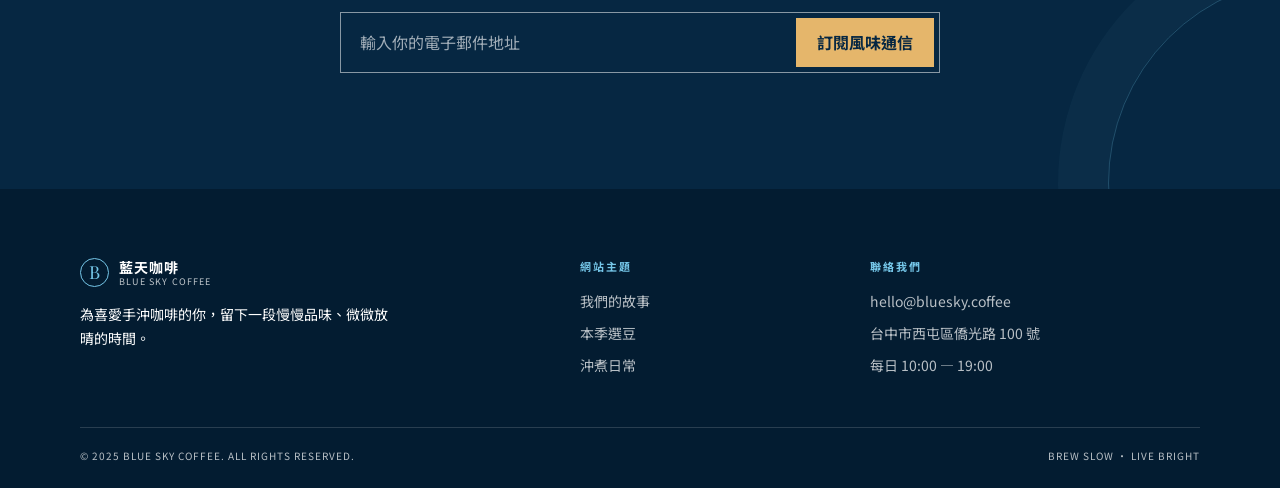
<file: onepage3/index.html>
<!doctype html>
<html lang="zh-Hant">
<head>
  <meta charset="UTF-8">
  <meta name="viewport" content="width=device-width, initial-scale=1.0">
  <meta name="description" content="藍天咖啡，為手沖咖啡愛好者挑選當季精品咖啡豆，讓每一杯都清澈、明亮、值得細品。">
  <title>藍天咖啡｜讓風味，慢慢抵達</title>
  <link rel="preconnect" href="https://fonts.googleapis.com">
  <link rel="preconnect" href="https://fonts.gstatic.com" crossorigin>
  <link href="https://fonts.googleapis.com/css2?family=Noto+Sans+TC:wght@400;500;700&family=Noto+Serif+TC:wght@600;700;900&family=Playfair+Display:wght@600;700&display=swap" rel="stylesheet">
  <style>
    :root{--navy:#062742;--blue:#0c5b95;--sky:#75c6e8;--mist:#eaf5f7;--cream:#fbfaf6;--ink:#122534;--muted:#607482;--line:#d7e4e8;--sand:#e5b66b;--shadow:0 18px 50px rgba(6,39,66,.13)}
    *{box-sizing:border-box} html{scroll-behavior:smooth} body{margin:0;background:var(--cream);color:var(--ink);font-family:"Noto Sans TC",sans-serif;font-size:16px;line-height:1.7} a{color:inherit;text-decoration:none} button,input{font:inherit} button{cursor:pointer} .wrap{width:min(1120px,calc(100% - 48px));margin:auto} :focus-visible{outline:3px solid var(--sky);outline-offset:4px}
    header{position:absolute;z-index:10;top:0;left:0;width:100%;border-bottom:1px solid rgba(255,255,255,.28)} nav{height:78px;display:flex;align-items:center;justify-content:space-between;gap:25px}.brand{display:flex;align-items:center;gap:10px;color:#fff;line-height:1.2}.brand-mark{display:grid;place-items:center;width:29px;height:29px;border:1px solid var(--sky);border-radius:50%;font-family:"Playfair Display",serif;color:var(--sky);font-size:18px}.brand strong{font-size:14px;letter-spacing:.08em}.brand small{display:block;font-size:9px;letter-spacing:.13em;color:rgba(255,255,255,.75)}.nav-links{display:flex;align-items:center;gap:27px;list-style:none;margin:0;padding:0;color:#fff;font-size:13px}.nav-links a:not(.nav-cta){position:relative}.nav-links a:not(.nav-cta):after{content:"";position:absolute;right:0;bottom:-7px;width:0;height:1px;background:var(--sky);transition:width .25s}.nav-links a:not(.nav-cta):hover:after{width:100%;left:0}.nav-cta{border:1px solid rgba(255,255,255,.8);padding:6px 13px;transition:.25s}.nav-cta:hover{background:#fff;color:var(--navy)}.menu-toggle{display:none;border:0;background:transparent;color:#fff;font-size:25px}
    .hero{min-height:704px;padding:122px 0 72px;background:radial-gradient(circle at 86% 28%,#2379ac 0,rgba(35,121,172,.18) 25%,transparent 47%),var(--navy);color:#fff;overflow:hidden;position:relative}.hero:after{content:"";position:absolute;right:-145px;bottom:-200px;width:610px;height:610px;border:1px solid rgba(117,198,232,.16);border-radius:50%;box-shadow:0 0 0 55px rgba(117,198,232,.05),0 0 0 110px rgba(117,198,232,.035)}.hero-grid{display:grid;grid-template-columns:1.02fr .98fr;align-items:center;gap:45px;min-height:510px;position:relative;z-index:1}.eyebrow{display:flex;align-items:center;gap:10px;margin:0 0 18px;color:var(--blue);font-size:11px;font-weight:700;letter-spacing:.18em}.eyebrow:before{content:"";width:28px;height:1px;background:currentColor}.hero .eyebrow{color:var(--sky)}h1,h2,h3,p{margin-top:0}.hero h1{max-width:650px;margin-bottom:23px;font-family:"Noto Serif TC",serif;font-size:clamp(42px,5.5vw,68px);line-height:1.22;letter-spacing:.04em}.sky-text{color:var(--sky)}.hero-lede{max-width:535px;color:rgba(255,255,255,.78);margin-bottom:30px}.hero-actions{display:flex;flex-wrap:wrap;gap:13px}.button{display:inline-flex;justify-content:center;align-items:center;min-height:50px;padding:10px 23px;border:1px solid transparent;border-radius:2px;font-weight:700;transition:transform .2s,background .2s,color .2s}.button:hover{transform:translateY(-2px)}.button.primary{background:var(--sand);color:var(--navy)}.button.secondary{border-color:rgba(255,255,255,.82);color:#fff}.button.secondary:hover{background:#fff;color:var(--navy)}.origin{margin:29px 0 0;color:rgba(255,255,255,.58);font-size:10px;letter-spacing:.17em}.scroll-note{position:absolute;bottom:2px;display:flex;align-items:center;gap:10px;color:rgba(255,255,255,.58);font-size:10px;letter-spacing:.17em}.scroll-note:before{content:"";width:38px;height:1px;background:var(--sky)}.hero-art{height:420px;position:relative}.hero-art img{position:absolute;width:400px;height:300px;right:10px;bottom:28px;object-fit:contain;filter:drop-shadow(0 20px 20px rgba(1,19,34,.38));}.temp-note{position:absolute;right:0;top:48px;border-left:1px solid var(--sky);padding-left:12px;color:rgba(255,255,255,.8);font-size:11px;line-height:1.55}.temp-note b{font:700 29px "Playfair Display",serif;color:var(--sky)}
    section:not(.hero){padding:116px 0}.section-title{font:700 clamp(30px,4vw,46px)/1.28 "Noto Serif TC",serif;letter-spacing:.04em}.story-grid,.brew-grid{display:grid;grid-template-columns:.9fr 1.1fr;align-items:center;gap:clamp(45px,8vw,105px)}.seal-stage{height:388px;position:relative}.seal{display:grid;place-content:center;width:300px;height:300px;border:1px solid var(--blue);border-radius:50%;background:radial-gradient(circle,rgba(117,198,232,.2),transparent 63%);color:var(--blue);text-align:center}.seal b{font:700 31px/1.35 "Noto Serif TC",serif;letter-spacing:.1em}.seal span{margin-top:12px;font-size:10px;letter-spacing:.2em}.sky-note{position:absolute;right:0;bottom:0;width:230px;padding:23px;background:var(--navy);color:#fff;box-shadow:var(--shadow)}.sky-note small{color:var(--sky);font-size:10px;letter-spacing:.18em}.sky-note p{margin:8px 0 0;font-family:"Noto Serif TC",serif;font-size:18px;line-height:1.55}.story-copy p{color:var(--muted)}.text-link{display:inline-block;margin-top:8px;color:var(--blue);font-weight:700;border-bottom:1px solid currentColor}
    .coffee{background:var(--mist)}.title-row{display:flex;align-items:end;justify-content:space-between;gap:28px;margin-bottom:40px}.title-row p{max-width:350px;margin:0;color:var(--muted)}.coffee-grid{display:grid;grid-template-columns:repeat(3,1fr);gap:19px}.coffee-card{position:relative;isolation:isolate;overflow:hidden;display:flex;flex-direction:column;min-height:384px;padding:31px;background:var(--navy);color:#fff;box-shadow:var(--shadow)}.coffee-card:nth-child(2){background:#106396}.coffee-card:nth-child(3){background:#164c68}.coffee-card:after{content:"";position:absolute;z-index:-1;right:-92px;bottom:-92px;width:260px;height:260px;border:1px solid rgba(255,255,255,.24);border-radius:50%;box-shadow:0 0 0 35px rgba(255,255,255,.05),0 0 0 70px rgba(255,255,255,.035)}.coffee-number{font:600 13px "Playfair Display",serif;letter-spacing:.13em;color:var(--sky)}.coffee-card h3{margin:48px 0 8px;font:700 27px/1.35 "Noto Serif TC",serif}.region{font-size:10px;letter-spacing:.14em;color:rgba(255,255,255,.65)}.flavour{color:rgba(255,255,255,.78)}.card-bottom{display:flex;align-items:end;justify-content:space-between;gap:10px;margin-top:auto}.price{font:700 18px "Playfair Display",serif}.favorite{border:0;background:transparent;padding:4px 0;color:#fff;font-size:13px;transition:color .2s}.favorite:hover{color:var(--sand)}
    .brew-grid{grid-template-columns:.93fr 1.07fr}.video-wrap{aspect-ratio:560/315;background:var(--navy);box-shadow:var(--shadow)}.video-wrap iframe{width:100%;height:100%;border:0}.steps{list-style:none;margin:27px 0 0;padding:0;border-top:1px solid var(--line)}.steps li{display:grid;grid-template-columns:48px 1fr;gap:16px;padding:17px 0;border-bottom:1px solid var(--line)}.step-no{font:600 21px "Playfair Display",serif;color:var(--blue)}.steps h3{margin:0 0 3px;font-size:16px}.steps p{margin:0;color:var(--muted);font-size:14px}
    .visit{position:relative;overflow:hidden;background:var(--navy);color:#fff;text-align:center}.visit:before,.visit:after{content:"";position:absolute;width:410px;height:410px;border:1px solid rgba(117,198,232,.25);border-radius:50%}.visit:before{left:-240px;top:-190px}.visit:after{right:-240px;bottom:-200px;box-shadow:0 0 0 50px rgba(117,198,232,.04)}.visit .wrap{position:relative;z-index:1;max-width:720px}.visit .eyebrow{justify-content:center;color:var(--sky)}.visit .eyebrow:after{content:"";width:28px;height:1px;background:currentColor}.visit h2{margin-bottom:15px}.visit p{color:rgba(255,255,255,.72)}.subscribe-form{display:flex;margin:30px auto 0;max-width:600px;padding:5px;border:1px solid rgba(255,255,255,.52)}.subscribe-form input{flex:1;min-width:0;border:0;background:transparent;padding:11px 14px;color:#fff;outline:0}.subscribe-form input::placeholder{color:rgba(255,255,255,.62)}.subscribe-form button{border:0;background:var(--sand);padding:10px 21px;color:var(--navy);font-weight:700}
    footer{background:#031c31;color:rgba(255,255,255,.72);padding:68px 0 24px}.footer-grid{display:grid;grid-template-columns:1.5fr .8fr 1.1fr;gap:50px}.footer-brand{color:#fff}.footer-brand .brand{margin-bottom:16px}.footer-brand p{max-width:310px;font-size:14px}.footer-title{margin:0 0 14px;color:var(--sky);font-size:11px;font-weight:700;letter-spacing:.18em}.footer-links{display:grid;gap:8px;font-size:14px}.footer-links a:hover{color:var(--sky)}.footer-base{display:flex;justify-content:space-between;gap:16px;margin-top:49px;padding-top:19px;border-top:1px solid rgba(255,255,255,.15);font-size:10px;letter-spacing:.1em}.toast{position:fixed;z-index:20;right:22px;bottom:22px;max-width:min(360px,calc(100% - 44px));border-left:3px solid var(--sand);padding:13px 17px;background:var(--navy);color:#fff;box-shadow:var(--shadow);opacity:0;transform:translateY(12px);pointer-events:none;transition:.25s}.toast.show{opacity:1;transform:none}.reveal{opacity:0;transform:translateY(18px);transition:opacity .65s ease,transform .65s ease}.reveal.visible{opacity:1;transform:none}
    @media(max-width:820px){.menu-toggle{display:block}.nav-links{position:absolute;top:78px;left:0;width:100%;max-height:0;overflow:hidden;display:block;background:#05233c;transition:max-height .3s}.nav-links.open{max-height:300px}.nav-links li{border-bottom:1px solid rgba(255,255,255,.1)}.nav-links a{display:block;padding:13px 24px}.nav-links .nav-cta{margin:10px 24px}.hero{min-height:710px}.hero-grid{grid-template-columns:1fr;padding-top:25px}.hero-art{height:225px}.hero-art img{width:320px;height:240px;right:50%;bottom:-12px;transform:translateX(50%)}.temp-note{right:8%;top:2px}.scroll-note{display:none}.story-grid,.brew-grid{grid-template-columns:1fr;gap:45px}.coffee-grid{grid-template-columns:repeat(2,1fr)}.coffee-card:nth-child(3){grid-column:span 2}.footer-grid{grid-template-columns:1fr 1fr}.footer-brand{grid-column:span 2}}
    @media(max-width:560px){.wrap{width:calc(100% - 34px)}.brand strong{font-size:13px}.hero{min-height:680px;padding-top:105px}.hero h1{font-size:40px}.hero-lede{font-size:14px}.hero-art{height:185px}.hero-art img{width:270px;height:205px}.temp-note{display:none}section:not(.hero){padding:76px 0}.seal-stage{height:310px}.seal{width:245px;height:245px}.seal b{font-size:25px}.sky-note{width:185px;padding:17px}.sky-note p{font-size:15px}.title-row{display:block;margin-bottom:28px}.title-row p{margin-top:14px}.coffee-grid{grid-template-columns:1fr}.coffee-card,.coffee-card:nth-child(3){grid-column:auto;min-height:330px}.video-wrap{margin:0 -17px}.subscribe-form{flex-direction:column;gap:5px}.subscribe-form input,.subscribe-form button{width:100%;min-height:48px}.footer-grid{grid-template-columns:1fr;gap:30px}.footer-brand{grid-column:auto}.footer-base{display:block;line-height:2}.footer-base span{display:block}}
    @media(prefers-reduced-motion:reduce){html{scroll-behavior:auto}.reveal{opacity:1;transform:none;transition:none}*,*:before,*:after{transition-duration:.01ms!important;animation-duration:.01ms!important}}
  </style>
</head>
<body>
  <header id="top"><nav class="wrap" aria-label="主要導覽"><a class="brand" href="#top" aria-label="回到藍天咖啡首頁"><span class="brand-mark">B</span><span><strong>藍天咖啡</strong><small>BLUE SKY COFFEE</small></span></a><button class="menu-toggle" type="button" aria-label="開啟導覽選單" aria-controls="navLinks" aria-expanded="false">☰</button><ul class="nav-links" id="navLinks"><li><a href="#story">我們的故事</a></li><li><a href="#coffee">本季選豆</a></li><li><a href="#brew">沖煮日常</a></li><li><a class="nav-cta" href="#visit">訂閱風味通信</a></li></ul></nav></header>
  <main>
    <section class="hero" aria-labelledby="heroTitle"><div class="wrap hero-grid"><div><p class="eyebrow">HAND BREWED · SLOWLY ROASTED</p><h1 id="heroTitle">讓風味，在<span class="sky-text">藍天</span>下慢慢抵達。</h1><p class="hero-lede">藍天咖啡為喜歡手沖的您，挑選值得細品的單一產區咖啡豆。從第一縷花香，到最後一口回甘，每一杯都有屬於自己的晴朗天氣。</p><div class="hero-actions"><a class="button primary" href="#coffee">探索本季咖啡豆 →</a><a class="button secondary" href="#story">認識藍天</a></div><p class="origin">TAIPEI · TAIWAN · EST. 2025</p></div><div class="hero-art" aria-hidden="true"><img alt="" src="data:image/svg+xml,%3Csvg xmlns='http://www.w3.org/2000/svg' viewBox='0 0 400 300'%3E%3Cdefs%3E%3ClinearGradient id='g' x1='0' x2='0' y1='0' y2='1'%3E%3Cstop stop-color='%2375c6e8'/%3E%3Cstop offset='1' stop-color='%230c5b95'/%3E%3C/linearGradient%3E%3C/defs%3E%3Ccircle cx='285' cy='70' r='45' fill='%23e5b66b' opacity='.95'/%3E%3Cpath d='M0 245 108 130l55 60 83-107 154 162z' fill='url(%23g)' opacity='.8'/%3E%3Cpath d='M0 260 108 160l55 53 83-88 154 135z' fill='%230c5b95'/%3E%3Cpath d='M148 251c10-55 28-104 84-104s75 51 84 104z' fill='%23fbfaf6'/%3E%3Cpath d='M174 200c13-37 34-57 58-57s44 20 58 57' fill='none' stroke='%23fbfaf6' stroke-width='10'/%3E%3Cpath d='M134 251h197' stroke='%2375c6e8' stroke-width='4'/%3E%3C/svg%3E"><div class="temp-note"><b>92°C</b><br>理想水溫<br>細細喚醒香氣</div></div><p class="scroll-note">SCROLL TO DISCOVER</p></div></section>
    <section id="story"><div class="wrap story-grid"><div class="seal-stage reveal"><div class="seal"><b>慢一點，<br>更清楚。</b><span>LET THE FLAVOUR SPEAK</span></div><div class="sky-note"><small>BLUE SKY NOTE</small><p>一杯好咖啡，從來不是匆忙完成的事。</p></div></div><div class="story-copy reveal"><p class="eyebrow">OUR PHILOSOPHY</p><h2 class="section-title">在一杯之間，看見產地的<span class="sky-text">晴朗</span>。</h2><p>我們相信，精品咖啡的美好不該被複雜掩蓋。以小批次烘焙留住豆子的個性，再用穩定、誠實的手沖，讓風土與時間在杯中變得清晰。</p><p>給懂得放慢腳步的人，也給每一個想重新認識咖啡的人。</p><a class="text-link" href="#brew">看看我們如何沖煮 →</a></div></div></section>
    <section class="coffee" id="coffee"><div class="wrap"><div class="title-row reveal"><div><p class="eyebrow">SEASONAL SELECTION</p><h2 class="section-title">今天，想喝哪一片<span class="sky-text">藍天</span>？</h2></div><p>三款當季單品，為不同的晨光、午後與靜夜而選。</p></div><div class="coffee-grid"><article class="coffee-card reveal"><span class="coffee-number">01 / BRIGHT</span><h3>衣索比亞・耶加雪菲</h3><span class="region">ETHIOPIA · YIRGACHEFFE</span><p class="flavour">白花、佛手柑、蜂蜜</p><div class="card-bottom"><span class="price">NT$ 520 / 200g</span><button class="favorite" type="button" data-coffee="衣索比亞・耶加雪菲" aria-label="將衣索比亞・耶加雪菲加入收藏">加入收藏 ＋</button></div></article><article class="coffee-card reveal"><span class="coffee-number">02 / JUICY</span><h3>肯亞・祈安布</h3><span class="region">KENYA · KIRINYAGA</span><p class="flavour">黑醋栗、洛神、葡萄柚</p><div class="card-bottom"><span class="price">NT$ 580 / 200g</span><button class="favorite" type="button" data-coffee="肯亞・祈安布" aria-label="將肯亞・祈安布加入收藏">加入收藏 ＋</button></div></article><article class="coffee-card reveal"><span class="coffee-number">03 / ROUND</span><h3>哥倫比亞・慧蘭</h3><span class="region">COLOMBIA · HUILA</span><p class="flavour">黃桃、焦糖、可可尾韻</p><div class="card-bottom"><span class="price">NT$ 460 / 200g</span><button class="favorite" type="button" data-coffee="哥倫比亞・慧蘭" aria-label="將哥倫比亞・慧蘭加入收藏">加入收藏 ＋</button></div></article></div></div></section>
    <section id="brew"><div class="wrap brew-grid"><div class="video-wrap reveal"><iframe src="https://www.youtube.com/embed/hMOYa4EBntI" title="藍天咖啡手沖日常影片" allowfullscreen></iframe></div><div class="reveal"><p class="eyebrow">A QUIET RITUAL</p><h2 class="section-title">把時間交給水，讓咖啡說<span class="sky-text">自己的話</span>。</h2><p>不需要繁複儀式，只要三個安靜的步驟。每一個參數，都是為了讓你更靠近豆子原本的樣子。</p><ol class="steps"><li><span class="step-no">01</span><div><h3>研磨，先聞見期待</h3><p>15g 中細研磨，讓香氣從指尖開始展開。</p></div></li><li><span class="step-no">02</span><div><h3>悶蒸，等待第一個呼吸</h3><p>以 92°C 熱水浸潤 30 秒，喚醒甜感與層次。</p></div></li><li><span class="step-no">03</span><div><h3>注水，保持自己的節奏</h3><p>穩定畫圈，讓 240ml 的清澈在 2 分 45 秒完成。</p></div></li></ol></div></div></section>
    <section class="visit" id="visit"><div class="wrap reveal"><p class="eyebrow">THE BLUE SKY LETTER</p><h2 class="section-title">把下一杯好咖啡，寄到你的日常裡。</h2><p>每月一封風味通信，分享新豆、沖煮靈感與只給會員的小小驚喜。</p><form class="subscribe-form" id="subscribeForm"><input type="email" required aria-label="電子郵件地址" placeholder="輸入你的電子郵件地址"><button type="submit">訂閱風味通信</button></form></div></section>
  </main>
  <footer><div class="wrap"><div class="footer-grid"><div class="footer-brand"><div class="brand"><span class="brand-mark">B</span><span><strong>藍天咖啡</strong><small>BLUE SKY COFFEE</small></span></div><p>為喜愛手沖咖啡的你，留下一段慢慢品味、微微放晴的時間。</p></div><div><p class="footer-title">網站主題</p><div class="footer-links"><a href="#story">我們的故事</a><a href="#coffee">本季選豆</a><a href="#brew">沖煮日常</a></div></div><div><p class="footer-title">聯絡我們</p><div class="footer-links"><a href="mailto:hello@bluesky.coffee">hello@bluesky.coffee</a><a href="https://www.google.com/maps/search/?api=1&amp;query=%E5%83%91%E5%85%89%E7%A7%91%E6%8A%80%E5%A4%A7%E5%AD%B8" target="_blank" rel="noopener">台中市西屯區僑光路 100 號</a><span>每日 10:00 — 19:00</span></div></div></div><div class="footer-base"><span>© 2025 BLUE SKY COFFEE. ALL RIGHTS RESERVED.</span><span>BREW SLOW · LIVE BRIGHT</span></div></div></footer>
  <div class="toast" id="toast" role="status" aria-live="polite"></div>
  <script>
    const toggle=document.querySelector('.menu-toggle'), links=document.querySelector('.nav-links');
    function closeMenu(){links.classList.remove('open');toggle.setAttribute('aria-expanded','false');toggle.setAttribute('aria-label','開啟導覽選單');toggle.textContent='☰'}
    toggle.addEventListener('click',()=>{const open=links.classList.toggle('open');toggle.setAttribute('aria-expanded',String(open));toggle.setAttribute('aria-label',open?'關閉導覽選單':'開啟導覽選單');toggle.textContent=open?'×':'☰'});
    document.querySelectorAll('.nav-links a').forEach(a=>a.addEventListener('click',closeMenu));
    const toast=document.querySelector('#toast'); let toastTimer;
    function showToast(message){clearTimeout(toastTimer);toast.textContent=message;toast.classList.add('show');toastTimer=setTimeout(()=>toast.classList.remove('show'),2600)}
    document.querySelectorAll('[data-coffee]').forEach(button=>button.addEventListener('click',()=>showToast(`已將「${button.dataset.coffee}」加入你的收藏。`)));
    document.querySelector('#subscribeForm').addEventListener('submit',event=>{event.preventDefault();event.currentTarget.reset();showToast('謝謝訂閱，下一封晴朗的風味通信即將寄出。')});
    const revealItems=document.querySelectorAll('.reveal'), reduced=matchMedia('(prefers-reduced-motion: reduce)').matches;
    if(reduced||!('IntersectionObserver' in window)){revealItems.forEach(el=>el.classList.add('visible'))}else{const observer=new IntersectionObserver(entries=>entries.forEach(entry=>{if(entry.isIntersecting){entry.target.classList.add('visible');observer.unobserve(entry.target)}}),{threshold:.12});revealItems.forEach(el=>observer.observe(el))}
  </script>
</body>
</html>
</file>
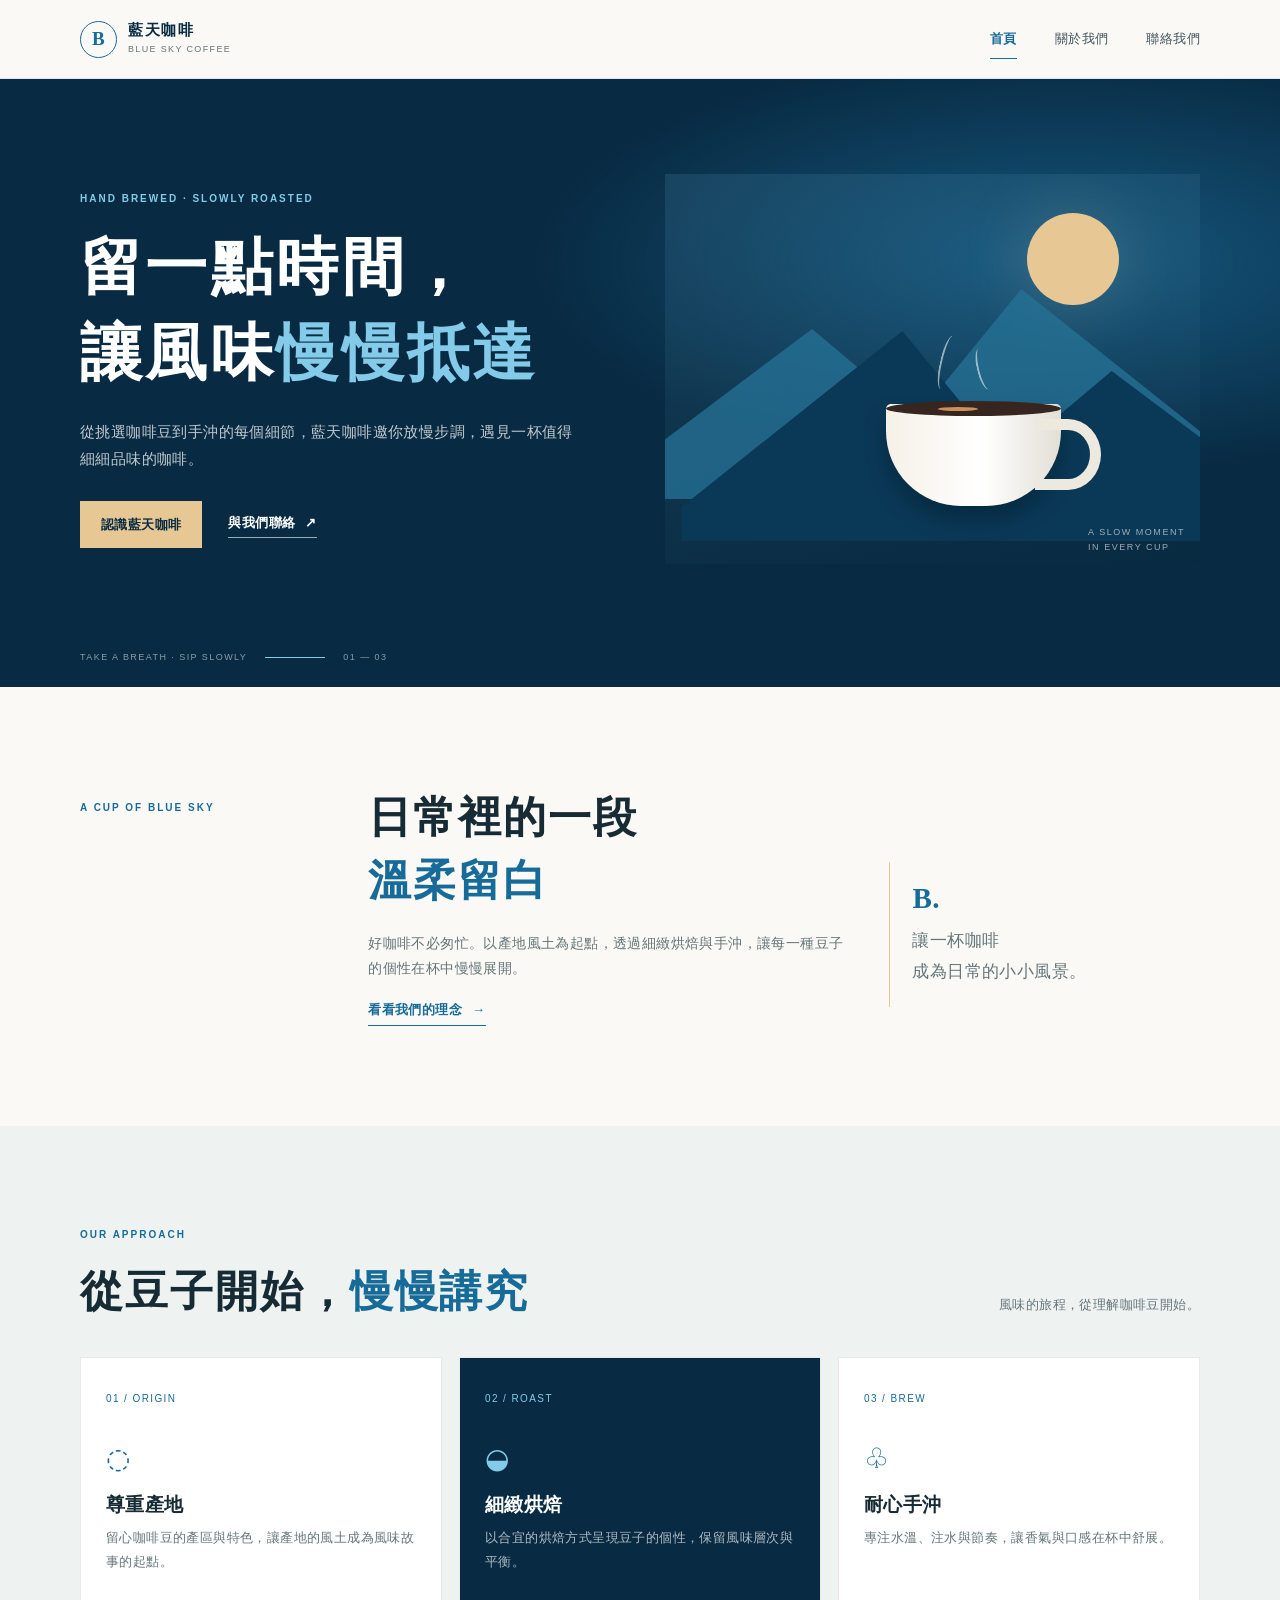
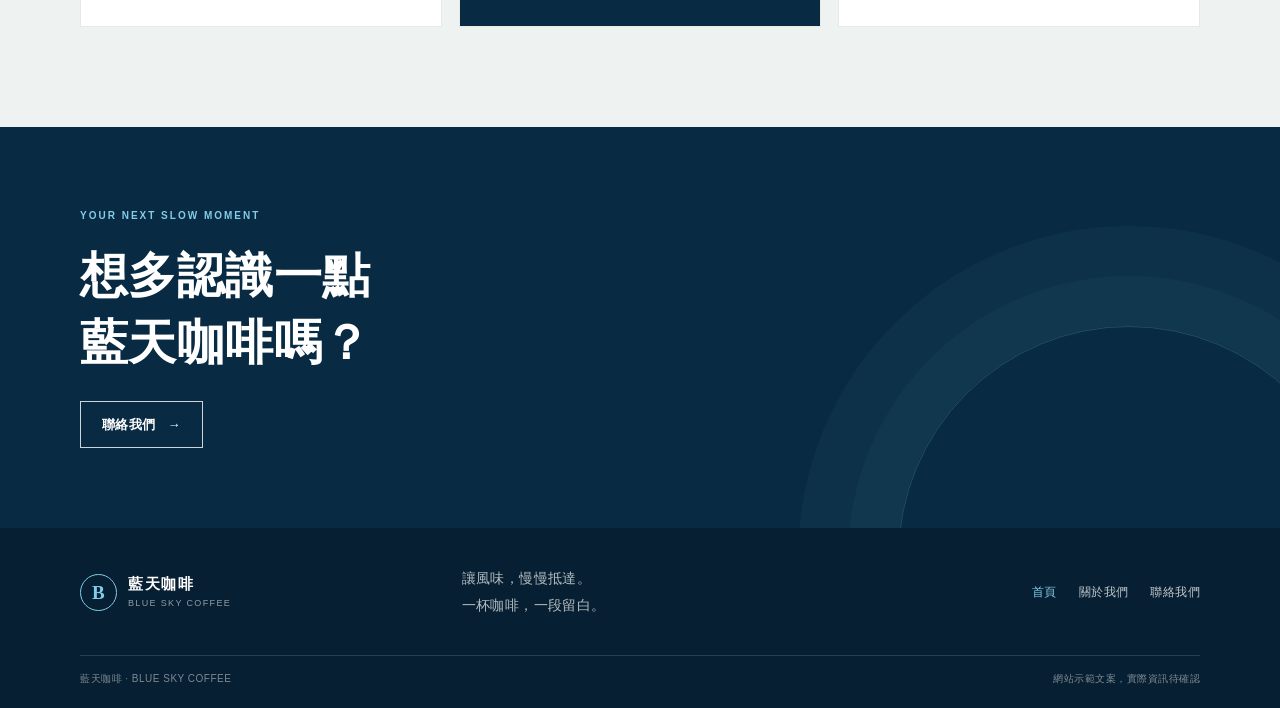
<file: pages/index.html>
﻿<!doctype html>
<html lang="zh-Hant">
<head>
  <meta charset="utf-8">
  <meta name="viewport" content="width=device-width, initial-scale=1">
  <meta name="description" content="藍天咖啡：以細緻手沖與慢焙風味，邀你慢慢品味每一杯咖啡。">
  <title>藍天咖啡｜讓風味，慢慢抵達</title>
  <link rel="stylesheet" href="assets/css/site.css">
  <script src="assets/js/site.js" defer></script>
</head>
<body>
  <a class="skip-link" href="#main">跳至主要內容</a>
  <header class="site-header">
    <div class="container header-inner">
      <a class="brand" href="index.html" aria-label="藍天咖啡首頁"><span class="brand-mark" aria-hidden="true">B</span><span><strong>藍天咖啡</strong><small>BLUE SKY COFFEE</small></span></a>
      <button class="menu-toggle" type="button" aria-expanded="false" aria-controls="site-nav" aria-label="開啟選單"><span></span><span></span><span></span></button>
      <nav class="site-nav" id="site-nav" aria-label="主要導覽"><a href="index.html" aria-current="page">首頁</a><a href="about.html">關於我們</a><a href="contact.html">聯絡我們</a></nav>
    </div>
  </header>
  <main id="main">
    <section class="hero">
      <div class="container hero-grid">
        <div class="hero-copy"><p class="eyebrow">HAND BREWED · SLOWLY ROASTED</p><h1>留一點時間，<br>讓風味<span>慢慢抵達</span></h1><p class="lead">從挑選咖啡豆到手沖的每個細節，藍天咖啡邀你放慢步調，遇見一杯值得細細品味的咖啡。</p><div class="actions"><a class="button button-light" href="about.html">認識藍天咖啡</a><a class="text-link text-link-light" href="contact.html">與我們聯絡 <span aria-hidden="true">↗</span></a></div></div>
        <div class="hero-art" aria-hidden="true"><div class="sun"></div><div class="mountain mountain-back"></div><div class="mountain mountain-front"></div><div class="cup"><span></span></div><div class="steam steam-one"></div><div class="steam steam-two"></div><div class="art-caption">A SLOW MOMENT<br>IN EVERY CUP</div></div>
      </div>
      <div class="container hero-bottom"><span>TAKE A BREATH · SIP SLOWLY</span><span class="hero-line"></span><span>01 — 03</span></div>
    </section>
    <section class="intro section-space"><div class="container intro-grid"><p class="eyebrow">A CUP OF BLUE SKY</p><div><h2>日常裡的一段<br><span class="serif-accent">溫柔留白</span></h2><p>好咖啡不必匆忙。以產地風土為起點，透過細緻烘焙與手沖，讓每一種豆子的個性在杯中慢慢展開。</p><a class="text-link" href="about.html">看看我們的理念 <span aria-hidden="true">→</span></a></div><div class="intro-note"><span class="note-mark">B.</span><p>讓一杯咖啡<br>成為日常的小小風景。</p></div></div></section>
    <section class="selection section-space"><div class="container"><div class="section-heading"><div><p class="eyebrow">OUR APPROACH</p><h2>從豆子開始，<span class="serif-accent">慢慢講究</span></h2></div><p>風味的旅程，從理解咖啡豆開始。</p></div><div class="feature-grid"><article class="feature-card"><span class="feature-index">01 / ORIGIN</span><div class="feature-icon" aria-hidden="true">◌</div><h3>尊重產地</h3><p>留心咖啡豆的產區與特色，讓產地的風土成為風味故事的起點。</p></article><article class="feature-card feature-card-dark"><span class="feature-index">02 / ROAST</span><div class="feature-icon" aria-hidden="true">◒</div><h3>細緻烘焙</h3><p>以合宜的烘焙方式呈現豆子的個性，保留風味層次與平衡。</p></article><article class="feature-card"><span class="feature-index">03 / BREW</span><div class="feature-icon" aria-hidden="true">♧</div><h3>耐心手沖</h3><p>專注水溫、注水與節奏，讓香氣與口感在杯中舒展。</p></article></div></div></section>
    <section class="closing-band"><div class="container closing-inner"><p class="eyebrow">YOUR NEXT SLOW MOMENT</p><h2>想多認識一點<br>藍天咖啡嗎？</h2><a class="button button-outline" href="contact.html">聯絡我們 <span aria-hidden="true">→</span></a></div></section>
  </main>
  <footer class="site-footer"><div class="container footer-main"><a class="brand brand-footer" href="index.html"><span class="brand-mark" aria-hidden="true">B</span><span><strong>藍天咖啡</strong><small>BLUE SKY COFFEE</small></span></a><p>讓風味，慢慢抵達。<br>一杯咖啡，一段留白。</p><nav class="footer-nav" aria-label="頁尾導覽"><a href="index.html" aria-current="page">首頁</a><a href="about.html">關於我們</a><a href="contact.html">聯絡我們</a></nav></div><div class="container footer-bottom"><span>藍天咖啡 · BLUE SKY COFFEE</span><span>網站示範文案，實際資訊待確認</span></div></footer>
</body>
</html>
</file>
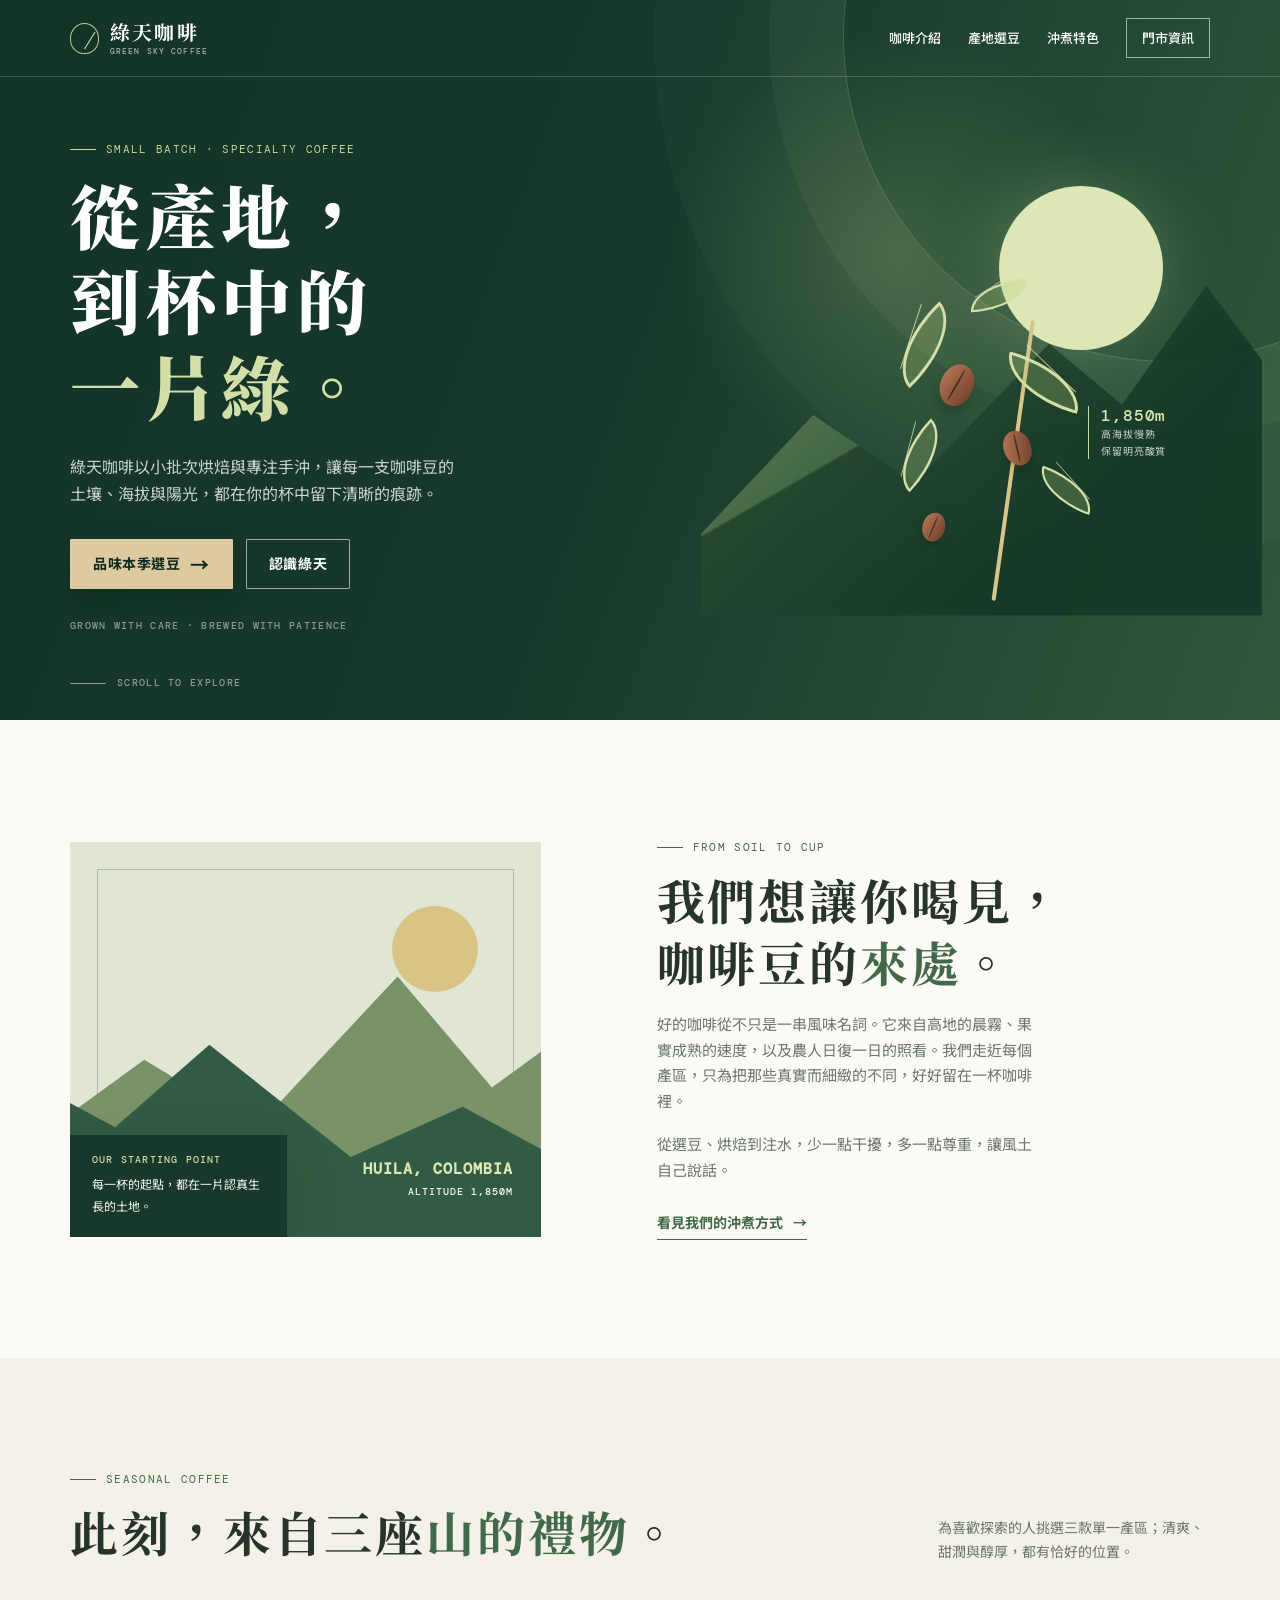
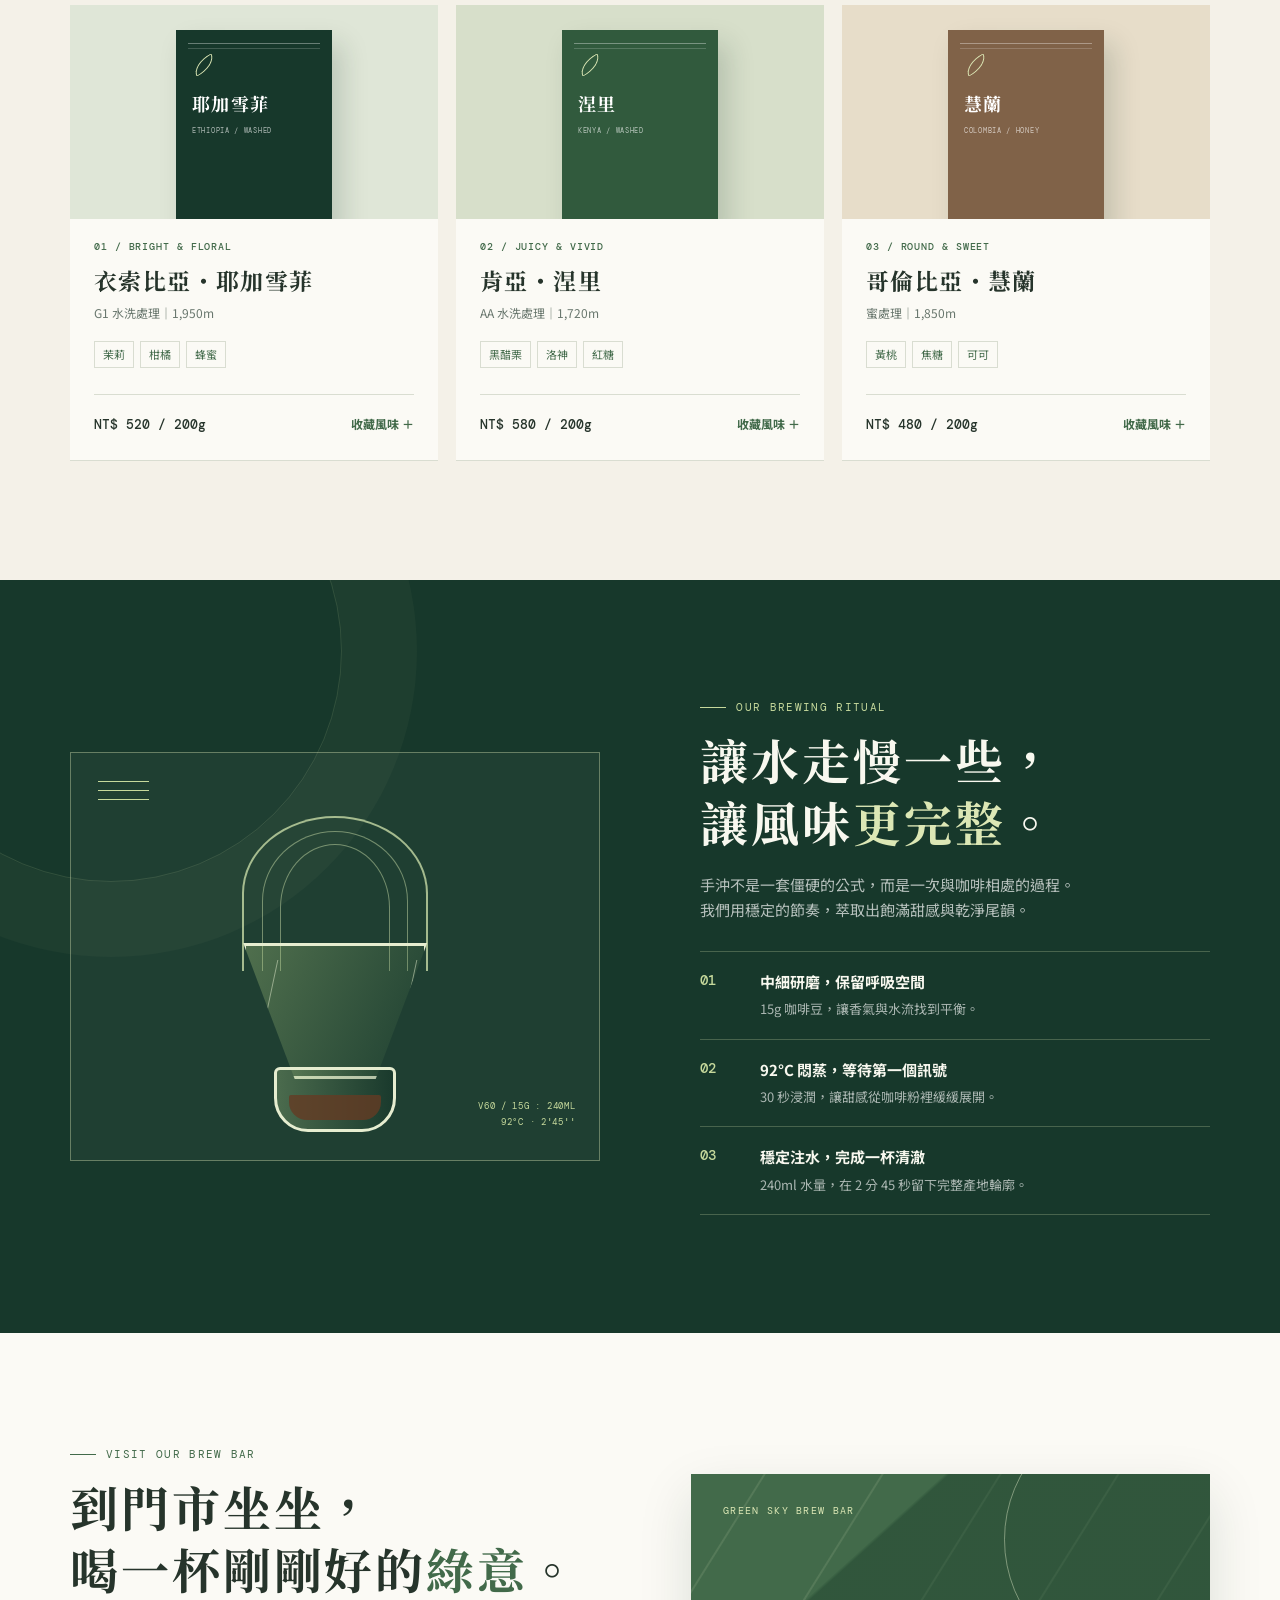
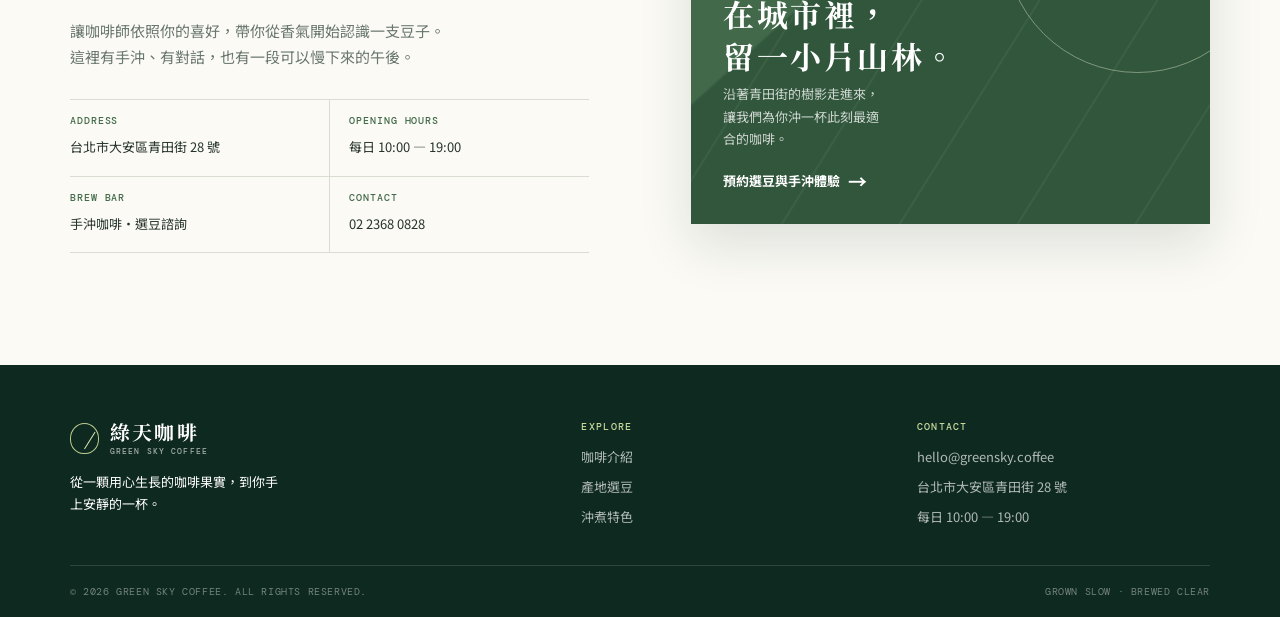
<file: refined/index.html>
<!DOCTYPE html>
<html lang="zh-Hant">
<head>
  <meta charset="UTF-8">
  <meta name="viewport" content="width=device-width, initial-scale=1.0">
  <meta name="description" content="綠天咖啡以小批次烘焙與手沖，讓每一支精品咖啡豆的產地風土清晰抵達杯中。">
  <title>綠天咖啡｜從產地，到杯中的一片綠</title>
  <link rel="preconnect" href="https://fonts.googleapis.com">
  <link rel="preconnect" href="https://fonts.gstatic.com" crossorigin>
  <link href="https://fonts.googleapis.com/css2?family=DM+Mono:wght@400;500&family=Noto+Sans+TC:wght@400;500;600;700&family=Noto+Serif+TC:wght@500;600;700;900&display=swap" rel="stylesheet">
  <style>
    :root {
      --forest: #17382b;
      --deep-forest: #0e291f;
      --moss: #426a4a;
      --leaf: #9aaa72;
      --cream: #f4f1e8;
      --paper: #fbfaf5;
      --oat: #ddca9e;
      --clay: #ad7655;
      --ink: #26342b;
      --muted: #69776e;
      --line: #d9ddd1;
      --shadow: 0 20px 50px rgba(18, 45, 32, .13);
    }

    * { box-sizing: border-box; }
    html { scroll-behavior: smooth; }
    body { margin: 0; background: var(--cream); color: var(--ink); font-family: "Noto Sans TC", sans-serif; line-height: 1.7; -webkit-font-smoothing: antialiased; }
    a { color: inherit; text-decoration: none; }
    button, input { font: inherit; }
    button { cursor: pointer; }
    .container { width: min(1140px, calc(100% - 52px)); margin: 0 auto; }
    .sr-only { position: absolute; width: 1px; height: 1px; overflow: hidden; clip: rect(0,0,0,0); white-space: nowrap; }
    .eyebrow { display: flex; align-items: center; gap: 10px; margin: 0 0 12px; color: var(--moss); font-family: "DM Mono", monospace; font-size: 11px; letter-spacing: .12em; }
    .eyebrow::before { content: ""; width: 26px; height: 1px; background: currentColor; }
    .title { margin: 0; font: 700 clamp(30px, 4vw, 48px)/1.3 "Noto Serif TC", serif; letter-spacing: .06em; }
    .title strong { color: var(--moss); font: inherit; }
    .copy { max-width: 48ch; margin: 18px 0 0; color: var(--muted); font-size: 15px; }
    .button { display: inline-flex; align-items: center; justify-content: center; gap: 10px; min-height: 50px; padding: 12px 22px; border: 1px solid transparent; border-radius: 1px; font-size: 14px; font-weight: 700; letter-spacing: .04em; transition: transform .2s ease, background .2s ease, color .2s ease, border-color .2s ease; }
    .button:hover { transform: translateY(-2px); }
    .button:focus-visible, a:focus-visible, button:focus-visible, input:focus-visible { outline: 3px solid #d3c66b; outline-offset: 3px; }
    .button-main { color: var(--deep-forest); background: var(--oat); box-shadow: 0 10px 24px rgba(7, 27, 18, .18); }
    .button-main:hover { background: #eddaac; }
    .button-light { border-color: rgba(255,255,255,.58); color: #fff; }
    .button-light:hover { background: rgba(255,255,255,.12); }
    .icon-arrow { font-size: 19px; line-height: 1; }

    /* Header */
    .header { position: absolute; z-index: 10; width: 100%; color: #fff; border-bottom: 1px solid rgba(255,255,255,.17); }
    .nav { display: flex; min-height: 76px; align-items: center; justify-content: space-between; }
    .brand { display: flex; align-items: center; gap: 11px; font: 700 20px/1 "Noto Serif TC", serif; letter-spacing: .11em; }
    .brand-symbol { position: relative; width: 29px; height: 31px; border: 1px solid #bbcd91; border-radius: 50% 50% 47% 47%; color: #d9e5b6; }
    .brand-symbol::before { content: ""; position: absolute; top: 5px; left: 13px; width: 1px; height: 20px; background: #d9e5b6; transform: rotate(32deg); transform-origin: bottom; }
    .brand small { display: block; margin-top: 5px; color: rgba(255,255,255,.63); font: 500 8px/1 "DM Mono", monospace; letter-spacing: .14em; }
    .nav-links { display: flex; align-items: center; gap: 27px; font-size: 13px; font-weight: 500; }
    .nav-links a { position: relative; padding: 6px 0; }
    .nav-links a:not(.nav-book)::after { content: ""; position: absolute; right: 0; bottom: 0; left: 0; height: 1px; background: var(--leaf); transform: scaleX(0); transform-origin: right; transition: transform .2s; }
    .nav-links a:not(.nav-book):hover::after { transform: scaleX(1); transform-origin: left; }
    .nav-book { padding: 8px 15px !important; border: 1px solid rgba(255,255,255,.58); }
    .nav-book:hover { color: var(--forest); background: #fff; }
    .menu-button { display: none; width: 40px; height: 40px; border: 0; color: #fff; background: transparent; font-size: 23px; }

    /* Hero */
    .hero { position: relative; min-height: 720px; overflow: hidden; color: #fff; background: var(--forest); }
    .hero::before { content: ""; position: absolute; inset: 0; background: radial-gradient(circle at 70% 35%, rgba(141,170,103,.28), transparent 22%), linear-gradient(110deg, #133326 0%, #17382b 47%, #2f5a3c 100%); }
    .hero::after { content: ""; position: absolute; top: -290px; right: -215px; width: 650px; height: 650px; border: 1px solid rgba(223,235,186,.22); border-radius: 50%; box-shadow: 0 0 0 74px rgba(223,235,186,.045), 0 0 0 189px rgba(223,235,186,.025); }
    .hero-grid { position: relative; z-index: 1; display: grid; grid-template-columns: 1.05fr .95fr; gap: 35px; align-items: center; min-height: 720px; padding: 126px 0 72px; }
    .hero .eyebrow { color: #c3d99a; }
    .hero h1 { max-width: 12ch; margin: 0; font: 900 clamp(43px, 5.5vw, 70px)/1.22 "Noto Serif TC", serif; letter-spacing: .08em; }
    .hero h1 em { color: #d2dfa9; font-style: normal; }
    .hero-lede { max-width: 43ch; margin: 26px 0 31px; color: rgba(255,255,255,.78); font-size: 16px; }
    .hero-actions { display: flex; flex-wrap: wrap; gap: 13px; }
    .hero-signature { margin: 29px 0 0; color: rgba(255,255,255,.5); font: 500 10px/1.6 "DM Mono", monospace; letter-spacing: .13em; }
    .hero-visual { position: relative; height: 453px; }
    .sun-disc { position: absolute; top: 25px; right: 9%; width: 164px; height: 164px; border-radius: 50%; background: #dce7b5; box-shadow: 0 0 72px rgba(220,231,181,.25); }
    .hill { position: absolute; right: -10%; bottom: -2px; width: 107%; height: 75%; clip-path: polygon(0 76%, 20% 41%, 38% 61%, 62% 20%, 75% 38%, 90% 3%, 100% 25%, 100% 100%, 0 100%); background: linear-gradient(136deg, #72905c, #244c36 69%); opacity: .88; }
    .hill::after { content: ""; position: absolute; inset: 0; background: linear-gradient(150deg, transparent 39%, rgba(8,38,25,.55) 39.5% 100%); }
    .coffee-plant { position: absolute; z-index: 2; right: 19%; bottom: 13px; width: 255px; height: 330px; transform: rotate(-4deg); }
    .stem { position: absolute; bottom: 0; left: 125px; width: 4px; height: 283px; border-radius: 4px; background: #d6c488; transform: rotate(12deg); transform-origin: bottom; }
    .leaf { position: absolute; width: 82px; height: 42px; border: 3px solid #d5dfa9; border-radius: 100% 0 100% 0; background: rgba(173,202,117,.26); }
    .leaf::after { content: ""; position: absolute; top: 50%; left: 4px; width: 68px; height: 1px; background: rgba(226,237,189,.78); transform: rotate(-28deg); transform-origin: left; }
    .leaf-a { top: 49px; left: 35px; transform: rotate(-40deg); }
    .leaf-b { top: 95px; right: 22px; transform: rotate(20deg) scaleX(-1); }
    .leaf-c { top: 159px; left: 23px; transform: rotate(-43deg) scale(.84); }
    .leaf-d { top: 204px; right: 7px; transform: rotate(24deg) scaleX(-1) scale(.74); }
    .leaf-e { top: 5px; right: 60px; transform: rotate(0deg) scale(.72); }
    .bean { position: absolute; z-index: 3; width: 33px; height: 43px; border-radius: 50%; background: linear-gradient(110deg, #b87957, #6d3e28); box-shadow: 0 8px 12px rgba(0,0,0,.17); }
    .bean::before { content: ""; position: absolute; top: 4px; bottom: 4px; left: 15px; width: 2px; border-radius: 50%; background: rgba(45,26,19,.72); transform: rotate(8deg); }
    .bean-1 { top: 91px; left: 89px; transform: rotate(26deg); }
    .bean-2 { top: 158px; right: 77px; transform: rotate(-17deg) scale(.83); }
    .bean-3 { top: 231px; left: 56px; transform: rotate(19deg) scale(.68); }
    .origin-tag { position: absolute; z-index: 3; top: 52%; right: -2%; width: 132px; padding-left: 12px; border-left: 1px solid #c3d99a; color: rgba(255,255,255,.76); font-size: 10px; line-height: 1.7; letter-spacing: .08em; }
    .origin-tag b { display: block; color: #dce7b5; font: 500 16px/1.2 "DM Mono", monospace; }
    .scroll-hint { position: absolute; bottom: 22px; left: max(26px, calc((100% - 1140px) / 2)); z-index: 2; display: flex; gap: 11px; align-items: center; color: rgba(255,255,255,.52); font: 500 10px/1 "DM Mono", monospace; letter-spacing: .13em; }
    .scroll-hint::before { content: ""; width: 36px; height: 1px; background: currentColor; }

    /* Story */
    .story { padding: 118px 0; background: var(--paper); }
    .story-grid { display: grid; grid-template-columns: .92fr 1.08fr; gap: clamp(46px, 9vw, 120px); align-items: center; }
    .origin-window { position: relative; min-height: 395px; overflow: hidden; background: #e0e5d4; }
    .origin-window::before { content: ""; position: absolute; inset: 27px; border: 1px solid rgba(23,56,43,.25); }
    .origin-sun { position: absolute; top: 64px; right: 63px; width: 86px; height: 86px; border-radius: 50%; background: #d8c485; }
    .origin-hill-one, .origin-hill-two { position: absolute; right: -12%; bottom: -2%; left: -13%; clip-path: polygon(0 72%, 23% 40%, 42% 62%, 66% 13%, 82% 49%, 100% 24%, 100% 100%, 0 100%); }
    .origin-hill-one { height: 78%; background: #799267; }
    .origin-hill-two { height: 58%; background: #315b42; transform: scaleX(-1); }
    .origin-label { position: absolute; z-index: 2; right: 28px; bottom: 27px; color: #fff; font: 500 10px/1.7 "DM Mono", monospace; letter-spacing: .1em; text-align: right; }
    .origin-label b { display: block; color: #dce7b5; font-size: 15px; }
    .story-note { position: absolute; z-index: 3; bottom: 0; left: 0; width: 217px; padding: 20px 22px; color: #f9f8f1; background: var(--forest); box-shadow: var(--shadow); }
    .story-note b { display: block; margin-bottom: 8px; color: #cfddaa; font: 500 10px/1 "DM Mono", monospace; letter-spacing: .12em; }
    .story-note p { margin: 0; font-size: 12px; line-height: 1.8; }
    .story-link { display: inline-flex; gap: 10px; margin-top: 29px; padding-bottom: 4px; border-bottom: 1px solid var(--moss); color: var(--moss); font-size: 14px; font-weight: 700; }

    /* Selection */
    .selection { padding: 112px 0 120px; background: var(--cream); }
    .section-head { display: flex; align-items: end; justify-content: space-between; gap: 30px; margin-bottom: 42px; }
    .section-head .copy { max-width: 34ch; margin: 0; font-size: 14px; }
    .coffee-grid { display: grid; grid-template-columns: repeat(3, 1fr); gap: 18px; }
    .coffee-card { display: flex; flex-direction: column; min-height: 455px; background: var(--paper); box-shadow: 0 1px 0 var(--line); transition: transform .25s ease, box-shadow .25s ease; }
    .coffee-card:hover { transform: translateY(-6px); box-shadow: var(--shadow); }
    .bag-visual { position: relative; height: 214px; overflow: hidden; background: #dfe6d7; }
    .coffee-card:nth-child(2) .bag-visual { background: #d7dfca; }
    .coffee-card:nth-child(3) .bag-visual { background: #e7ddc9; }
    .bag { position: absolute; right: 50%; bottom: -10px; width: 156px; height: 199px; padding: 28px 16px; color: #fff; background: var(--forest); box-shadow: 10px 14px 25px rgba(20,50,36,.17); transform: translateX(50%); }
    .coffee-card:nth-child(2) .bag { background: #315a3d; }
    .coffee-card:nth-child(3) .bag { background: #806248; }
    .bag::before { content: ""; position: absolute; top: 13px; right: 12px; left: 12px; height: 1px; background: rgba(255,255,255,.35); box-shadow: 0 5px 0 rgba(255,255,255,.18); }
    .bag .mini-leaf { display: block; width: 24px; height: 14px; margin-bottom: 19px; border: 1px solid #dce7b5; border-radius: 100% 0; transform: rotate(-28deg); }
    .bag .bag-name { position: relative; z-index: 1; font: 700 18px/1.3 "Noto Serif TC", serif; letter-spacing: .07em; }
    .bag .bag-origin { display: block; margin-top: 7px; color: rgba(255,255,255,.65); font: 400 7px/1.4 "DM Mono", monospace; letter-spacing: .1em; }
    .card-body { display: flex; flex: 1; flex-direction: column; padding: 23px 24px 22px; }
    .card-index { color: var(--moss); font: 500 10px/1 "DM Mono", monospace; letter-spacing: .09em; }
    .card-body h3 { margin: 13px 0 5px; font: 700 23px/1.4 "Noto Serif TC", serif; letter-spacing: .06em; }
    .card-origin { margin: 0; color: var(--muted); font-size: 12px; }
    .flavour { display: flex; flex-wrap: wrap; gap: 6px; margin: 18px 0 auto; }
    .flavour span { padding: 3px 8px; border: 1px solid var(--line); color: var(--moss); font-size: 11px; }
    .card-footer { display: flex; align-items: center; justify-content: space-between; gap: 12px; margin-top: 20px; padding-top: 15px; border-top: 1px solid var(--line); }
    .price { font: 500 13px/1 "DM Mono", monospace; }
    .save-button { padding: 4px 0; border: 0; color: var(--moss); background: transparent; font-size: 12px; font-weight: 700; }
    .save-button:hover { color: var(--clay); }

    /* Brew */
    .brew { position: relative; overflow: hidden; padding: 118px 0; color: #f8f8ef; background: var(--forest); }
    .brew::before { content: ""; position: absolute; top: -160px; left: -120px; width: 460px; height: 460px; border: 1px solid rgba(211,227,166,.14); border-radius: 50%; box-shadow: 0 0 0 75px rgba(211,227,166,.035); }
    .brew-grid { position: relative; z-index: 1; display: grid; grid-template-columns: 1.02fr .98fr; gap: clamp(45px, 8vw, 100px); align-items: center; }
    .brew .eyebrow { color: #c6d99c; }
    .brew .title strong { color: #dce7b5; }
    .brew .copy { color: rgba(255,255,255,.69); }
    .brew-drawing { position: relative; min-height: 409px; border: 1px solid rgba(220,231,181,.38); background: rgba(255,255,255,.035); }
    .brew-drawing::before { content: ""; position: absolute; top: 28px; left: 27px; width: 51px; height: 1px; background: #c6d99c; box-shadow: 0 9px 0 #c6d99c, 0 18px 0 #c6d99c; }
    .water-lines { position: absolute; top: 63px; left: 50%; width: 186px; height: 155px; border: 2px solid rgba(210,228,174,.75); border-bottom: 0; border-radius: 50% 50% 0 0; transform: translateX(-50%); }
    .water-lines::before, .water-lines::after { content: ""; position: absolute; top: 13px; right: 18px; bottom: 0; left: 18px; border: 1px solid rgba(210,228,174,.48); border-bottom: 0; border-radius: 50% 50% 0 0; }
    .water-lines::after { top: 26px; right: 36px; left: 36px; }
    .dripper { position: absolute; bottom: 81px; left: 50%; width: 184px; height: 136px; border: 3px solid #e6edd0; background: linear-gradient(115deg, rgba(173,203,129,.34), rgba(30,74,48,.14)); clip-path: polygon(0 0,100% 0,72% 100%,28% 100%); transform: translateX(-50%); }
    .dripper::before { content: ""; position: absolute; top: 14px; right: 19px; bottom: 0; left: 19px; border-left: 1px solid rgba(230,237,208,.5); border-right: 1px solid rgba(230,237,208,.5); transform: skewX(-12deg); }
    .server { position: absolute; bottom: 28px; left: 50%; width: 122px; height: 65px; border: 3px solid #e6edd0; border-radius: 6px 6px 34px 34px; background: linear-gradient(90deg, rgba(160,192,130,.34), rgba(9,41,27,.24)); transform: translateX(-50%); }
    .server::after { content: ""; position: absolute; right: 12px; bottom: 9px; left: 12px; height: 25px; border-radius: 2px 2px 18px 18px; background: rgba(100,59,35,.8); }
    .brew-caption { position: absolute; right: 24px; bottom: 21px; color: #c6d99c; font: 400 9px/1.8 "DM Mono", monospace; letter-spacing: .08em; text-align: right; }
    .method-list { display: grid; gap: 0; margin: 28px 0 0; padding: 0; list-style: none; }
    .method-list li { display: grid; grid-template-columns: 45px 1fr; gap: 15px; padding: 17px 0; border-top: 1px solid rgba(220,231,181,.25); }
    .method-list li:last-child { border-bottom: 1px solid rgba(220,231,181,.25); }
    .method-no { color: #c6d99c; font: 500 14px/1.7 "DM Mono", monospace; }
    .method-text b { display: block; font-size: 15px; }
    .method-text span { color: rgba(255,255,255,.64); font-size: 13px; }

    /* Visit */
    .visit { padding: 112px 0; background: var(--paper); }
    .visit-grid { display: grid; grid-template-columns: 1fr 1fr; gap: clamp(42px, 8vw, 105px); align-items: center; }
    .store-card { position: relative; min-height: 350px; overflow: hidden; color: #fff; background: var(--moss); box-shadow: var(--shadow); }
    .store-card::before { content: ""; position: absolute; inset: 0; opacity: .68; background: linear-gradient(138deg, transparent 28%, rgba(11,45,30,.46) 28.5% 100%), repeating-linear-gradient(122deg, transparent 0 61px, rgba(224,235,195,.18) 62px 63px, transparent 64px 100px); }
    .store-card::after { content: ""; position: absolute; top: -68px; right: -61px; width: 265px; height: 265px; border: 1px solid rgba(227,237,203,.44); border-radius: 50%; }
    .store-inner { position: relative; z-index: 1; display: flex; min-height: 350px; flex-direction: column; padding: 32px; }
    .store-kicker { margin: 0; color: #dce7b5; font: 400 10px/1 "DM Mono", monospace; letter-spacing: .13em; }
    .store-inner h3 { margin: auto 0 7px; font: 700 31px/1.35 "Noto Serif TC", serif; letter-spacing: .08em; }
    .store-inner p:not(.store-kicker) { max-width: 23ch; margin: 0; color: rgba(255,255,255,.76); font-size: 13px; }
    .store-link { display: inline-flex; align-items: center; gap: 8px; margin-top: 20px; color: #fff; font-size: 13px; font-weight: 700; }
    .details { display: grid; grid-template-columns: repeat(2, 1fr); gap: 0; margin: 30px 0 0; }
    .detail { padding: 16px 0; border-top: 1px solid var(--line); }
    .detail:nth-last-child(-n+2) { border-bottom: 1px solid var(--line); }
    .detail:nth-child(odd) { padding-right: 19px; }
    .detail:nth-child(even) { padding-left: 19px; border-left: 1px solid var(--line); }
    .detail b { display: block; margin-bottom: 6px; color: var(--moss); font: 500 10px/1 "DM Mono", monospace; letter-spacing: .09em; }
    .detail span { font-size: 13px; }

    /* Footer and small UI */
    footer { color: rgba(255,255,255,.68); background: var(--deep-forest); }
    .footer-grid { display: grid; grid-template-columns: 1.6fr 1fr 1fr; gap: 42px; padding: 57px 0 37px; }
    .footer-brand { color: #fff; }
    .footer-brand p { max-width: 30ch; margin: 16px 0 0; font-size: 13px; }
    .footer-heading { margin: 0 0 14px; color: #c6d99c; font: 500 10px/1 "DM Mono", monospace; letter-spacing: .13em; }
    .footer-list { margin: 0; padding: 0; list-style: none; font-size: 13px; }
    .footer-list li + li { margin-top: 8px; }
    .footer-list a:hover { color: #fff; }
    .footer-bottom { display: flex; justify-content: space-between; gap: 20px; padding: 18px 0; border-top: 1px solid rgba(255,255,255,.13); color: rgba(255,255,255,.42); font: 400 10px/1.5 "DM Mono", monospace; letter-spacing: .06em; }
    .toast { position: fixed; right: 22px; bottom: 22px; z-index: 30; max-width: min(340px, calc(100% - 44px)); padding: 13px 17px; border-left: 3px solid var(--oat); color: #fff; background: var(--deep-forest); box-shadow: var(--shadow); font-size: 13px; opacity: 0; pointer-events: none; transform: translateY(12px); transition: opacity .23s ease, transform .23s ease; }
    .toast.show { opacity: 1; transform: translateY(0); }
    .reveal { opacity: 0; transform: translateY(18px); transition: opacity .65s ease, transform .65s ease; }
    .reveal.in { opacity: 1; transform: translateY(0); }

    @media (max-width: 840px) {
      .nav { min-height: 68px; }
      .menu-button { display: block; }
      .nav-links { position: absolute; top: 68px; right: 0; left: 0; display: grid; gap: 0; max-height: 0; overflow: hidden; background: #112f23; transition: max-height .28s ease; }
      .nav-links.open { max-height: 300px; border-top: 1px solid rgba(255,255,255,.14); }
      .nav-links a { padding: 13px 26px; border-bottom: 1px solid rgba(255,255,255,.1); }
      .nav-links .nav-book { margin: 10px 26px; text-align: center; }
      .hero, .hero-grid { min-height: 725px; }
      .hero-grid { grid-template-columns: 1fr; padding-top: 110px; }
      .hero-visual { height: 280px; margin-top: -40px; }
      .sun-disc { top: 8px; right: 14%; width: 118px; height: 118px; }
      .hill { width: 86%; height: 97%; }
      .coffee-plant { right: 16%; bottom: -24px; transform: scale(.75) rotate(-4deg); transform-origin: bottom right; }
      .origin-tag { top: 45%; right: 1%; }
      .story-grid, .brew-grid, .visit-grid { grid-template-columns: 1fr; }
      .origin-window { max-width: 560px; width: 100%; }
      .coffee-grid { grid-template-columns: repeat(2, 1fr); }
      .coffee-card:last-child { grid-column: span 2; }
      .footer-grid { grid-template-columns: 1.4fr 1fr; }
      .footer-brand { grid-column: span 2; }
    }

    @media (max-width: 570px) {
      .container { width: min(100% - 34px, 1140px); }
      .hero, .hero-grid { min-height: 680px; }
      .hero-grid { padding-top: 99px; padding-bottom: 44px; }
      .hero h1 { font-size: 40px; }
      .hero-lede { margin: 19px 0 23px; font-size: 14px; }
      .hero-visual { height: 238px; }
      .origin-tag { display: none; }
      .scroll-hint { bottom: 12px; left: 17px; }
      .story, .selection, .brew, .visit { padding: 76px 0; }
      .origin-window { min-height: 335px; }
      .story-note { width: 190px; padding: 16px; }
      .section-head { display: block; }
      .section-head .copy { margin-top: 15px; }
      .coffee-grid { grid-template-columns: 1fr; }
      .coffee-card:last-child { grid-column: auto; }
      .brew-drawing { min-height: 325px; }
      .water-lines { transform: translateX(-50%) scale(.82); transform-origin: top; }
      .dripper { transform: translateX(-50%) scale(.8); transform-origin: bottom; }
      .server { transform: translateX(-50%) scale(.8); transform-origin: bottom; }
      .details { grid-template-columns: 1fr; }
      .detail, .detail:nth-last-child(-n+2) { border-bottom: 0; }
      .detail:first-child { border-top: 1px solid var(--line); }
      .detail:last-child { border-bottom: 1px solid var(--line); }
      .detail:nth-child(even) { padding-left: 0; border-left: 0; }
      .footer-grid { grid-template-columns: 1fr; gap: 30px; }
      .footer-brand { grid-column: auto; }
      .footer-bottom { display: block; }
      .footer-bottom span + span { display: block; margin-top: 6px; }
    }

    @media (prefers-reduced-motion: reduce) {
      html { scroll-behavior: auto; }
      *, *::before, *::after { transition-duration: .01ms !important; animation-duration: .01ms !important; }
      .reveal { opacity: 1; transform: none; }
    }
  </style>
</head>
<body>
  <header class="header" id="top">
    <nav class="nav container" aria-label="主要導覽">
      <a class="brand" href="#top" aria-label="回到綠天咖啡首頁"><span class="brand-symbol" aria-hidden="true"></span><span>綠天咖啡<small>GREEN SKY COFFEE</small></span></a>
      <button class="menu-button" type="button" aria-label="開啟導覽選單" aria-expanded="false" aria-controls="navLinks">☰</button>
      <div class="nav-links" id="navLinks">
        <a href="#story">咖啡介紹</a>
        <a href="#selection">產地選豆</a>
        <a href="#brew">沖煮特色</a>
        <a class="nav-book" href="#visit">門市資訊</a>
      </div>
    </nav>
  </header>

  <main>
    <section class="hero" aria-labelledby="heroTitle">
      <div class="hero-grid container">
        <div class="reveal">
          <p class="eyebrow">SMALL BATCH · SPECIALTY COFFEE</p>
          <h1 id="heroTitle">從產地，<br>到杯中的<br><em>一片綠。</em></h1>
          <p class="hero-lede">綠天咖啡以小批次烘焙與專注手沖，讓每一支咖啡豆的土壤、海拔與陽光，都在你的杯中留下清晰的痕跡。</p>
          <div class="hero-actions"><a class="button button-main" href="#selection">品味本季選豆 <span class="icon-arrow">→</span></a><a class="button button-light" href="#story">認識綠天</a></div>
          <p class="hero-signature">GROWN WITH CARE · BREWED WITH PATIENCE</p>
        </div>
        <div class="hero-visual" aria-hidden="true">
          <div class="sun-disc"></div><div class="hill"></div>
          <div class="coffee-plant"><span class="stem"></span><span class="leaf leaf-a"></span><span class="leaf leaf-b"></span><span class="leaf leaf-c"></span><span class="leaf leaf-d"></span><span class="leaf leaf-e"></span><span class="bean bean-1"></span><span class="bean bean-2"></span><span class="bean bean-3"></span></div>
          <p class="origin-tag"><b>1,850m</b>高海拔慢熟<br>保留明亮酸質</p>
        </div>
      </div>
      <p class="scroll-hint">SCROLL TO EXPLORE</p>
    </section>

    <section class="story" id="story" aria-labelledby="storyTitle">
      <div class="story-grid container">
        <div class="origin-window reveal" aria-hidden="true"><div class="origin-sun"></div><div class="origin-hill-one"></div><div class="origin-hill-two"></div><p class="origin-label"><b>HUILA, COLOMBIA</b>ALTITUDE 1,850M</p><div class="story-note"><b>OUR STARTING POINT</b><p>每一杯的起點，都在一片認真生長的土地。</p></div></div>
        <div class="reveal">
          <p class="eyebrow">FROM SOIL TO CUP</p>
          <h2 class="title" id="storyTitle">我們想讓你喝見，<br>咖啡豆的<strong>來處</strong>。</h2>
          <p class="copy">好的咖啡從不只是一串風味名詞。它來自高地的晨霧、果實成熟的速度，以及農人日復一日的照看。我們走近每個產區，只為把那些真實而細緻的不同，好好留在一杯咖啡裡。</p>
          <p class="copy">從選豆、烘焙到注水，少一點干擾，多一點尊重，讓風土自己說話。</p>
          <a class="story-link" href="#brew">看見我們的沖煮方式 <span>→</span></a>
        </div>
      </div>
    </section>

    <section class="selection" id="selection" aria-labelledby="selectionTitle">
      <div class="container">
        <div class="section-head reveal"><div><p class="eyebrow">SEASONAL COFFEE</p><h2 class="title" id="selectionTitle">此刻，來自三座<strong>山的禮物</strong>。</h2></div><p class="copy">為喜歡探索的人挑選三款單一產區；清爽、甜潤與醇厚，都有恰好的位置。</p></div>
        <div class="coffee-grid">
          <article class="coffee-card reveal">
            <div class="bag-visual" aria-hidden="true"><div class="bag"><span class="mini-leaf"></span><b class="bag-name">耶加雪菲</b><span class="bag-origin">ETHIOPIA / WASHED</span></div></div>
            <div class="card-body"><span class="card-index">01 / BRIGHT &amp; FLORAL</span><h3>衣索比亞・耶加雪菲</h3><p class="card-origin">G1 水洗處理｜1,950m</p><div class="flavour"><span>茉莉</span><span>柑橘</span><span>蜂蜜</span></div><div class="card-footer"><span class="price">NT$ 520 / 200g</span><button class="save-button" type="button" data-coffee="衣索比亞・耶加雪菲">收藏風味 ＋</button></div></div>
          </article>
          <article class="coffee-card reveal">
            <div class="bag-visual" aria-hidden="true"><div class="bag"><span class="mini-leaf"></span><b class="bag-name">涅里</b><span class="bag-origin">KENYA / WASHED</span></div></div>
            <div class="card-body"><span class="card-index">02 / JUICY &amp; VIVID</span><h3>肯亞・涅里</h3><p class="card-origin">AA 水洗處理｜1,720m</p><div class="flavour"><span>黑醋栗</span><span>洛神</span><span>紅糖</span></div><div class="card-footer"><span class="price">NT$ 580 / 200g</span><button class="save-button" type="button" data-coffee="肯亞・涅里">收藏風味 ＋</button></div></div>
          </article>
          <article class="coffee-card reveal">
            <div class="bag-visual" aria-hidden="true"><div class="bag"><span class="mini-leaf"></span><b class="bag-name">慧蘭</b><span class="bag-origin">COLOMBIA / HONEY</span></div></div>
            <div class="card-body"><span class="card-index">03 / ROUND &amp; SWEET</span><h3>哥倫比亞・慧蘭</h3><p class="card-origin">蜜處理｜1,850m</p><div class="flavour"><span>黃桃</span><span>焦糖</span><span>可可</span></div><div class="card-footer"><span class="price">NT$ 480 / 200g</span><button class="save-button" type="button" data-coffee="哥倫比亞・慧蘭">收藏風味 ＋</button></div></div>
          </article>
        </div>
      </div>
    </section>

    <section class="brew" id="brew" aria-labelledby="brewTitle">
      <div class="brew-grid container">
        <div class="brew-drawing reveal" aria-hidden="true"><div class="water-lines"></div><div class="dripper"></div><div class="server"></div><p class="brew-caption">V60 / 15G : 240ML<br>92°C · 2'45''</p></div>
        <div class="reveal">
          <p class="eyebrow">OUR BREWING RITUAL</p>
          <h2 class="title" id="brewTitle">讓水走慢一些，<br>讓風味<strong>更完整</strong>。</h2>
          <p class="copy">手沖不是一套僵硬的公式，而是一次與咖啡相處的過程。我們用穩定的節奏，萃取出飽滿甜感與乾淨尾韻。</p>
          <ol class="method-list">
            <li><span class="method-no">01</span><span class="method-text"><b>中細研磨，保留呼吸空間</b><span>15g 咖啡豆，讓香氣與水流找到平衡。</span></span></li>
            <li><span class="method-no">02</span><span class="method-text"><b>92°C 悶蒸，等待第一個訊號</b><span>30 秒浸潤，讓甜感從咖啡粉裡緩緩展開。</span></span></li>
            <li><span class="method-no">03</span><span class="method-text"><b>穩定注水，完成一杯清澈</b><span>240ml 水量，在 2 分 45 秒留下完整產地輪廓。</span></span></li>
          </ol>
        </div>
      </div>
    </section>

    <section class="visit" id="visit" aria-labelledby="visitTitle">
      <div class="visit-grid container">
        <div class="reveal"><p class="eyebrow">VISIT OUR BREW BAR</p><h2 class="title" id="visitTitle">到門市坐坐，<br>喝一杯剛剛好的<strong>綠意</strong>。</h2><p class="copy">讓咖啡師依照你的喜好，帶你從香氣開始認識一支豆子。這裡有手沖、有對話，也有一段可以慢下來的午後。</p><div class="details"><div class="detail"><b>ADDRESS</b><span>台北市大安區青田街 28 號</span></div><div class="detail"><b>OPENING HOURS</b><span>每日 10:00 — 19:00</span></div><div class="detail"><b>BREW BAR</b><span>手沖咖啡・選豆諮詢</span></div><div class="detail"><b>CONTACT</b><span>02 2368 0828</span></div></div></div>
        <aside class="store-card reveal" aria-label="綠天咖啡門市資訊卡"><div class="store-inner"><p class="store-kicker">GREEN SKY BREW BAR</p><h3>在城市裡，<br>留一小片山林。</h3><p>沿著青田街的樹影走進來，讓我們為你沖一杯此刻最適合的咖啡。</p><a class="store-link" href="mailto:hello@greensky.coffee">預約選豆與手沖體驗 <span class="icon-arrow">→</span></a></div></aside>
      </div>
    </section>
  </main>

  <footer>
    <div class="footer-grid container">
      <div class="footer-brand"><a class="brand" href="#top"><span class="brand-symbol" aria-hidden="true"></span><span>綠天咖啡<small>GREEN SKY COFFEE</small></span></a><p>從一顆用心生長的咖啡果實，到你手上安靜的一杯。</p></div>
      <div><p class="footer-heading">EXPLORE</p><ul class="footer-list"><li><a href="#story">咖啡介紹</a></li><li><a href="#selection">產地選豆</a></li><li><a href="#brew">沖煮特色</a></li></ul></div>
      <div><p class="footer-heading">CONTACT</p><ul class="footer-list"><li><a href="mailto:hello@greensky.coffee">hello@greensky.coffee</a></li><li>台北市大安區青田街 28 號</li><li>每日 10:00 — 19:00</li></ul></div>
    </div>
    <div class="footer-bottom container"><span>© 2026 GREEN SKY COFFEE. ALL RIGHTS RESERVED.</span><span>GROWN SLOW · BREWED CLEAR</span></div>
  </footer>

  <div class="toast" id="toast" role="status" aria-live="polite"></div>
  <script>
    const menuButton = document.querySelector('.menu-button');
    const navLinks = document.getElementById('navLinks');
    menuButton.addEventListener('click', () => {
      const opened = navLinks.classList.toggle('open');
      menuButton.setAttribute('aria-expanded', String(opened));
      menuButton.setAttribute('aria-label', opened ? '關閉導覽選單' : '開啟導覽選單');
      menuButton.textContent = opened ? '×' : '☰';
    });
    navLinks.querySelectorAll('a').forEach(link => link.addEventListener('click', () => {
      navLinks.classList.remove('open');
      menuButton.setAttribute('aria-expanded', 'false');
      menuButton.setAttribute('aria-label', '開啟導覽選單');
      menuButton.textContent = '☰';
    }));

    const toast = document.getElementById('toast');
    let toastTimer;
    function showToast(message) {
      window.clearTimeout(toastTimer);
      toast.textContent = message;
      toast.classList.add('show');
      toastTimer = window.setTimeout(() => toast.classList.remove('show'), 2600);
    }
    document.querySelectorAll('[data-coffee]').forEach(button => button.addEventListener('click', () => {
      showToast(`已收藏「${button.dataset.coffee}」，下次來門市時可以問問它。`);
    }));

    const reducedMotion = window.matchMedia('(prefers-reduced-motion: reduce)').matches;
    const revealItems = document.querySelectorAll('.reveal');
    if (reducedMotion || !('IntersectionObserver' in window)) {
      revealItems.forEach(element => element.classList.add('in'));
    } else {
      const observer = new IntersectionObserver(entries => {
        entries.forEach(entry => {
          if (entry.isIntersecting) {
            entry.target.classList.add('in');
            observer.unobserve(entry.target);
          }
        });
      }, { threshold: .12 });
      revealItems.forEach(element => observer.observe(element));
    }
  </script>
</body>
</html>
</file>
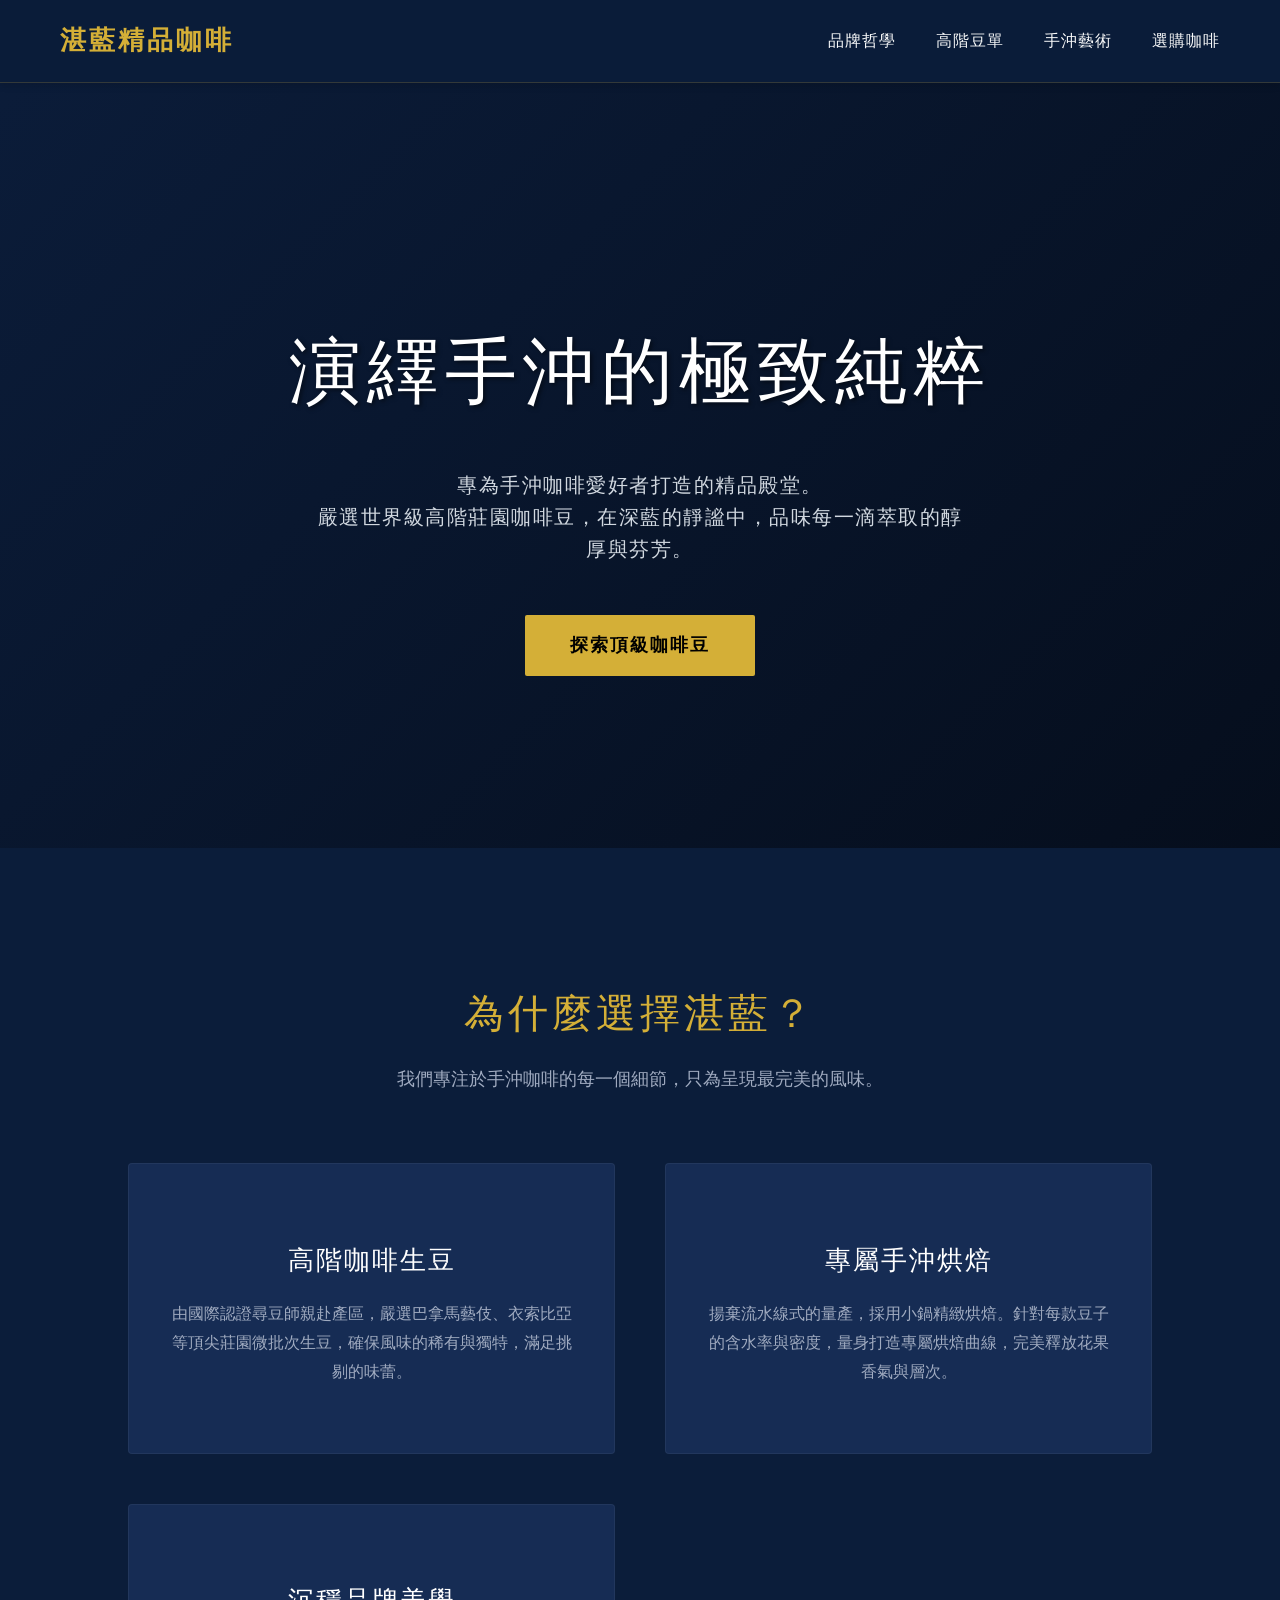
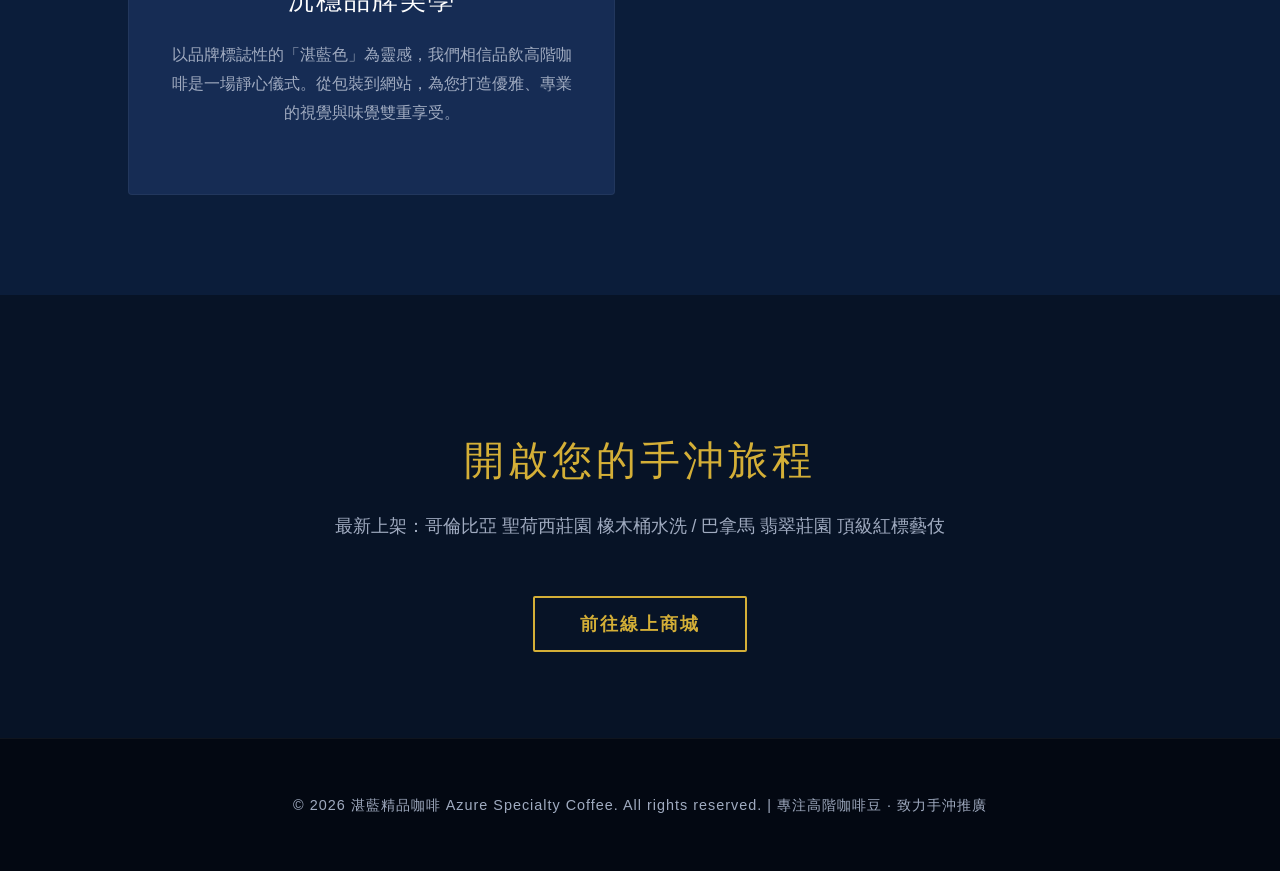
<file: w1/index.html>
<!DOCTYPE html>
<html lang="zh-TW">
<head>
    <meta charset="UTF-8">
    <meta name="viewport" content="width=device-width, initial-scale=1.0">
    <title>湛藍精品咖啡 | 頂級手沖咖啡</title>
    <style>
        :root {
            --primary-blue: #0b1d3a;
            --secondary-blue: #162c54;
            --accent-gold: #d4af37;
            --text-light: #f8f9fa;
            --text-dark: #a0abc0;
        }
        body {
            margin: 0;
            padding: 0;
            font-family: 'Helvetica Neue', Arial, 'Microsoft JhengHei', sans-serif;
            background-color: var(--primary-blue);
            color: var(--text-light);
            line-height: 1.6;
        }
        header {
            display: flex;
            justify-content: space-between;
            align-items: center;
            padding: 20px 60px;
            background-color: rgba(11, 29, 58, 0.98);
            position: sticky;
            top: 0;
            z-index: 1000;
            border-bottom: 1px solid rgba(212, 175, 55, 0.2);
            box-shadow: 0 4px 6px rgba(0,0,0,0.1);
        }
        .logo {
            font-size: 26px;
            font-weight: 700;
            color: var(--accent-gold);
            text-decoration: none;
            letter-spacing: 3px;
            display: flex;
            align-items: center;
            gap: 10px;
        }
        nav {
            display: flex;
            gap: 40px;
        }
        nav a {
            color: var(--text-light);
            text-decoration: none;
            font-size: 16px;
            letter-spacing: 1px;
            transition: color 0.3s ease;
        }
        nav a:hover {
            color: var(--accent-gold);
        }
        .hero {
            height: 85vh;
            display: flex;
            flex-direction: column;
            justify-content: center;
            align-items: center;
            text-align: center;
            background: linear-gradient(135deg, rgba(11,29,58,0.9) 0%, rgba(5,13,26,0.9) 100%), 
                        url('https://images.unsplash.com/photo-1497935586351-b67a49e012bf?ixlib=rb-1.2.1&auto=format&fit=crop&w=1920&q=80') no-repeat center center/cover;
            background-blend-mode: overlay;
            padding: 0 20px;
        }
        .hero h1 {
            font-size: 4.5rem;
            margin-bottom: 20px;
            letter-spacing: 6px;
            color: #ffffff;
            font-weight: 300;
            text-shadow: 2px 2px 4px rgba(0,0,0,0.5);
        }
        .hero p {
            font-size: 1.25rem;
            max-width: 650px;
            color: #d1d8e0;
            margin-bottom: 50px;
            letter-spacing: 1.5px;
        }
        .btn {
            padding: 16px 45px;
            background-color: var(--accent-gold);
            color: #000;
            text-decoration: none;
            font-size: 1.1rem;
            font-weight: bold;
            border-radius: 2px;
            transition: all 0.3s ease;
            letter-spacing: 2px;
        }
        .btn:hover {
            background-color: #fce28b;
            transform: translateY(-3px);
            box-shadow: 0 10px 20px rgba(0,0,0,0.2);
        }
        .section {
            padding: 100px 10%;
        }
        .section-title {
            text-align: center;
            font-size: 2.5rem;
            color: var(--accent-gold);
            margin-bottom: 20px;
            font-weight: 300;
            letter-spacing: 4px;
        }
        .section-subtitle {
            text-align: center;
            color: var(--text-dark);
            margin-bottom: 70px;
            font-size: 1.1rem;
        }
        .features {
            display: grid;
            grid-template-columns: repeat(auto-fit, minmax(320px, 1fr));
            gap: 50px;
        }
        .feature-card {
            background-color: var(--secondary-blue);
            padding: 50px 40px;
            border-radius: 4px;
            text-align: center;
            border: 1px solid rgba(255,255,255,0.05);
            transition: all 0.4s ease;
            position: relative;
            overflow: hidden;
        }
        .feature-card::before {
            content: '';
            position: absolute;
            top: 0; left: 0; width: 100%; height: 3px;
            background-color: var(--accent-gold);
            transform: scaleX(0);
            transition: transform 0.4s ease;
        }
        .feature-card:hover::before {
            transform: scaleX(1);
        }
        .feature-card:hover {
            transform: translateY(-10px);
            box-shadow: 0 15px 30px rgba(0,0,0,0.3);
            border-color: rgba(212, 175, 55, 0.3);
        }
        .feature-card h3 {
            font-size: 1.6rem;
            margin-bottom: 20px;
            color: #fff;
            font-weight: 400;
            letter-spacing: 2px;
        }
        .feature-card p {
            color: var(--text-dark);
            font-size: 1rem;
            line-height: 1.8;
        }
        .shop-section {
            background-color: #071326;
            text-align: center;
        }
        footer {
            text-align: center;
            padding: 40px;
            background-color: #030812;
            color: var(--text-dark);
            font-size: 0.9rem;
            border-top: 1px solid rgba(255,255,255,0.05);
            letter-spacing: 1px;
        }
    </style>
</head>
<body>
    <header>
        <a href="#" class="logo">湛藍精品咖啡</a>
        <nav>
            <a href="#about">品牌哲學</a>
            <a href="#beans">高階豆單</a>
            <a href="#brew">手沖藝術</a>
            <a href="#shop">選購咖啡</a>
        </nav>
    </header>

    <section class="hero">
        <h1>演繹手沖的極致純粹</h1>
        <p>專為手沖咖啡愛好者打造的精品殿堂。<br>嚴選世界級高階莊園咖啡豆，在深藍的靜謐中，品味每一滴萃取的醇厚與芬芳。</p>
        <a href="#shop" class="btn">探索頂級咖啡豆</a>
    </section>

    <section id="about" class="section">
        <h2 class="section-title">為什麼選擇湛藍？</h2>
        <p class="section-subtitle">我們專注於手沖咖啡的每一個細節，只為呈現最完美的風味。</p>
        
        <div class="features">
            <div class="feature-card">
                <h3>高階咖啡生豆</h3>
                <p>由國際認證尋豆師親赴產區，嚴選巴拿馬藝伎、衣索比亞等頂尖莊園微批次生豆，確保風味的稀有與獨特，滿足挑剔的味蕾。</p>
            </div>
            <div class="feature-card">
                <h3>專屬手沖烘焙</h3>
                <p>揚棄流水線式的量產，採用小鍋精緻烘焙。針對每款豆子的含水率與密度，量身打造專屬烘焙曲線，完美釋放花果香氣與層次。</p>
            </div>
            <div class="feature-card">
                <h3>沉穩品牌美學</h3>
                <p>以品牌標誌性的「湛藍色」為靈感，我們相信品飲高階咖啡是一場靜心儀式。從包裝到網站，為您打造優雅、專業的視覺與味覺雙重享受。</p>
            </div>
        </div>
    </section>

    <section id="shop" class="section shop-section">
        <h2 class="section-title">開啟您的手沖旅程</h2>
        <p class="section-subtitle">最新上架：哥倫比亞 聖荷西莊園 橡木桶水洗 / 巴拿馬 翡翠莊園 頂級紅標藝伎</p>
        <a href="#" class="btn" style="background-color: transparent; border: 2px solid var(--accent-gold); color: var(--accent-gold);">前往線上商城</a>
    </section>

    <footer>
        <p>&copy; 2026 湛藍精品咖啡 Azure Specialty Coffee. All rights reserved. | 專注高階咖啡豆 · 致力手沖推廣</p>
    </footer>
</body>
</html>
</file>
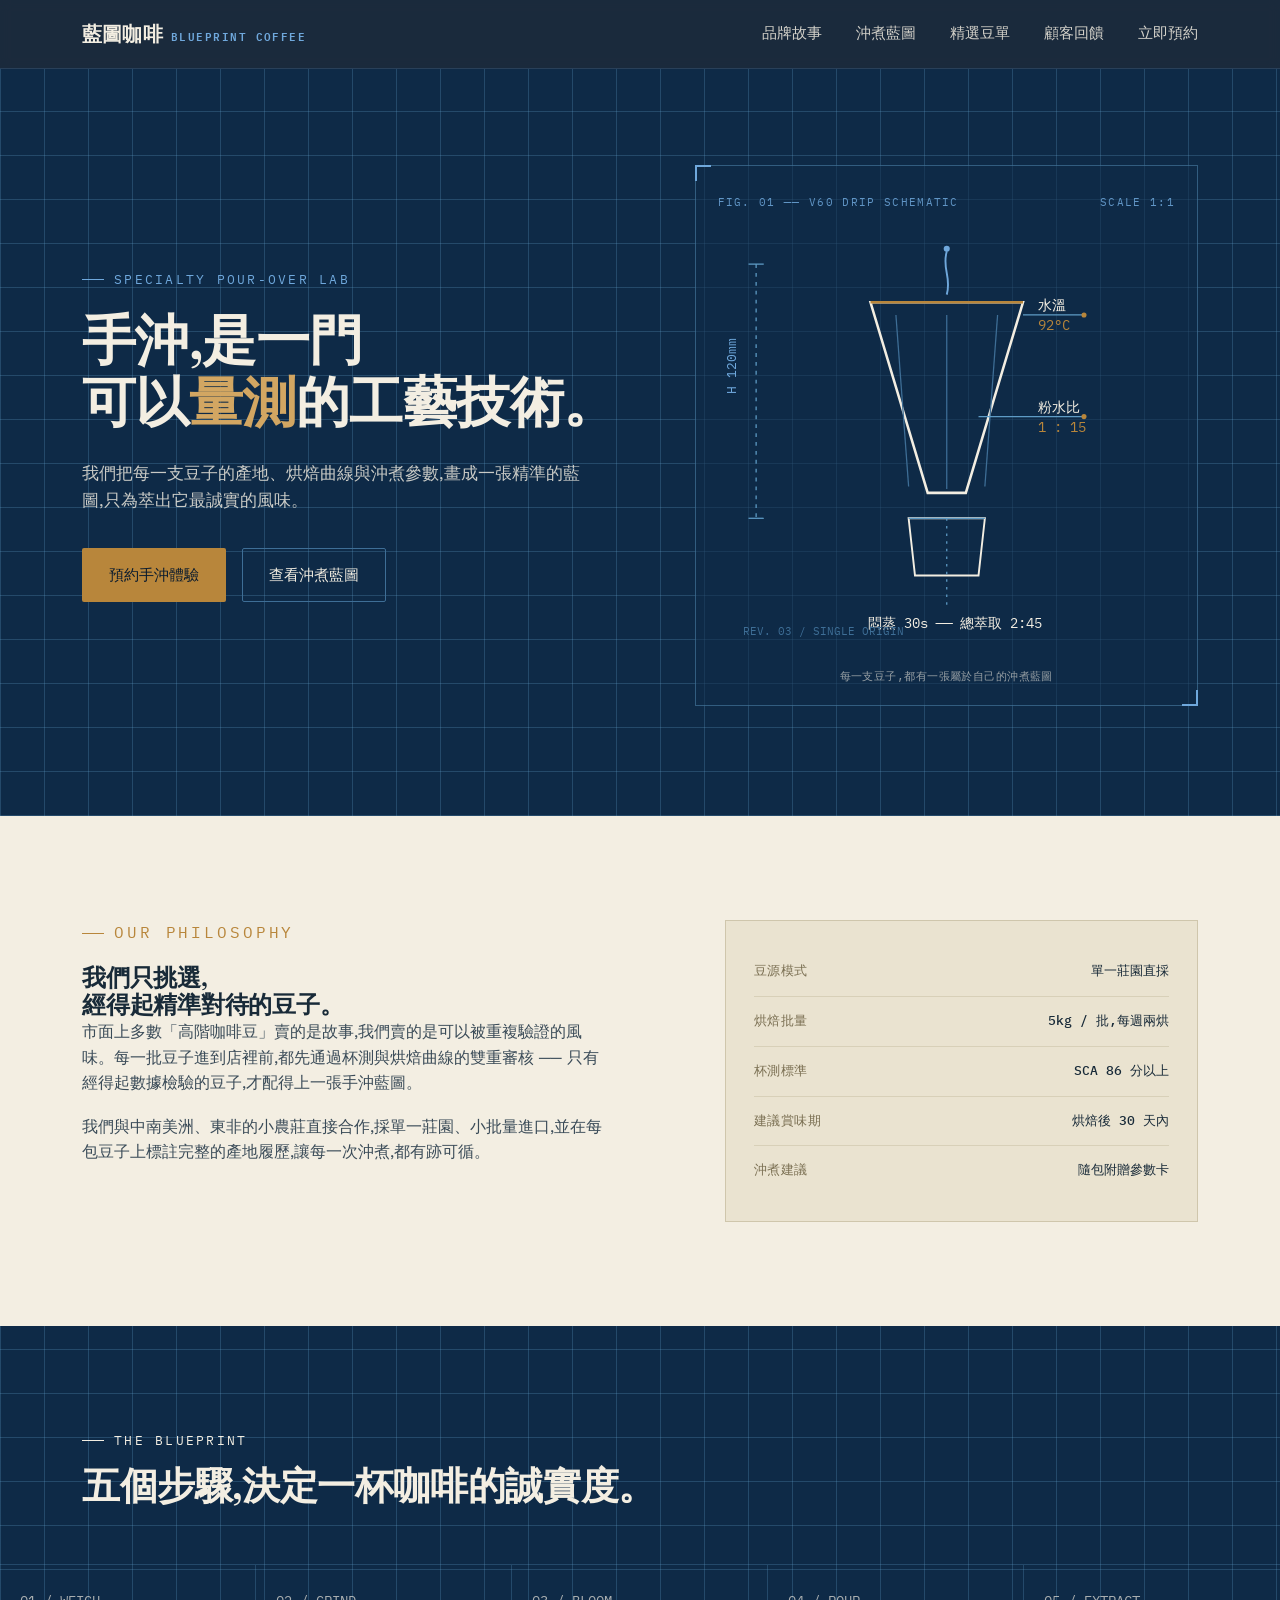
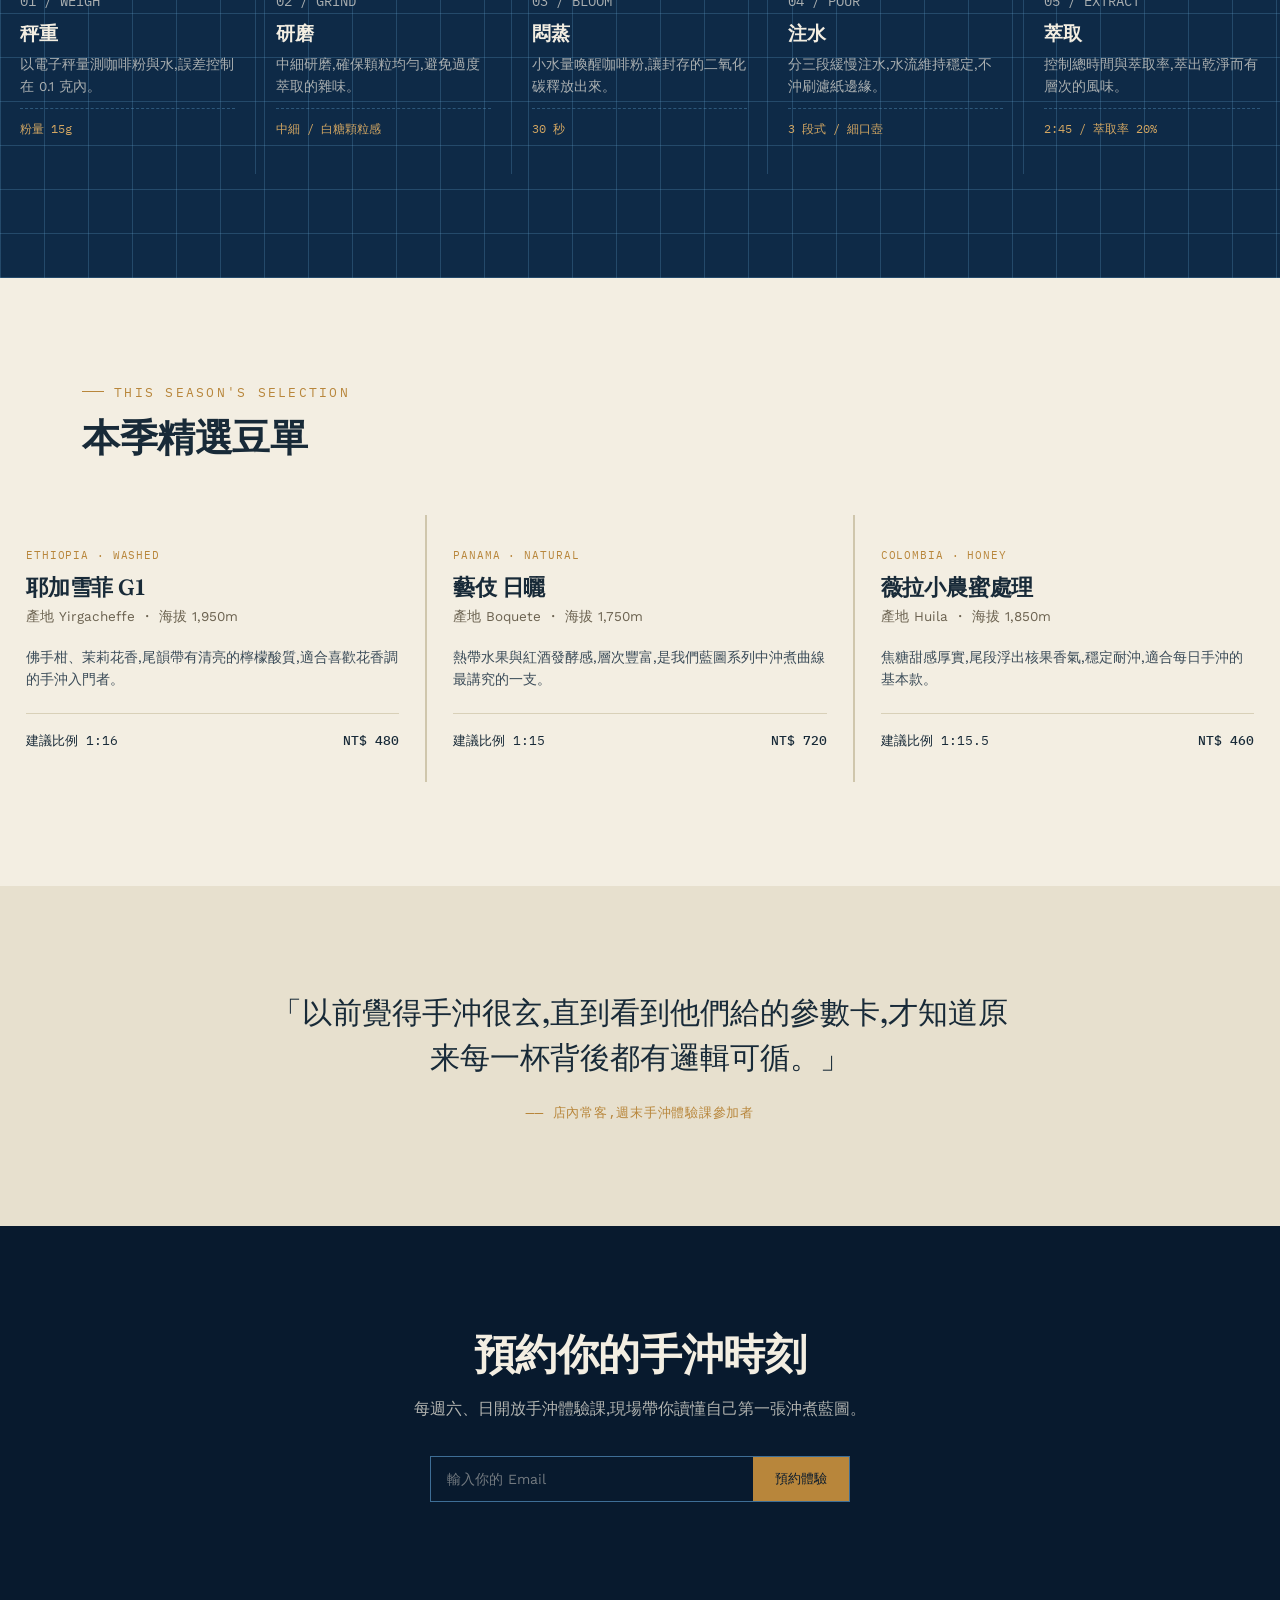
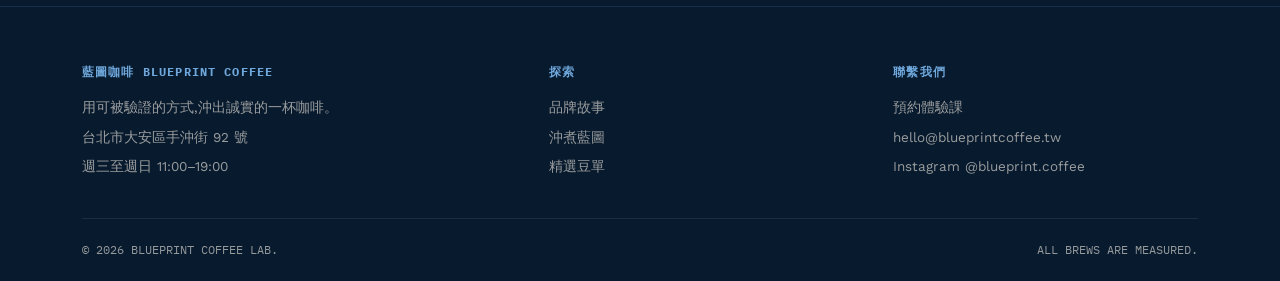
<file: week3/index.html>
<!DOCTYPE html>
<html lang="zh-Hant">
<head>
<meta charset="UTF-8">
<meta name="viewport" content="width=device-width, initial-scale=1.0">
<title>藍圖咖啡 Blueprint Coffee ── 精準手沖,誠實風味</title>
<link rel="preconnect" href="https://fonts.googleapis.com">
<link rel="preconnect" href="https://fonts.gstatic.com" crossorigin>
<link href="https://fonts.googleapis.com/css2?family=Fraunces:opsz,wght@9..144,400;9..144,500;9..144,600;9..144,700&family=Work+Sans:wght@300;400;500;600&family=IBM+Plex+Mono:wght@400;500&display=swap" rel="stylesheet">
<style>
  :root{
    --ink-black:#081A2E;
    --blueprint:#0E2A47;
    --blueprint-line:#3E6E96;
    --blueprint-line-soft:rgba(94,155,197,0.28);
    --paper:#F3EEE2;
    --paper-dim:#E7E0CE;
    --brass:#B8863B;
    --brass-light:#D2A662;
    --sky:#6FA8DC;
    --ink-on-paper:#182A38;
    --max-w:1180px;
  }

  *{margin:0;padding:0;box-sizing:border-box;}
  html{scroll-behavior:smooth;}
  body{
    font-family:'Work Sans', sans-serif;
    background:var(--paper);
    color:var(--ink-on-paper);
    line-height:1.6;
    -webkit-font-smoothing:antialiased;
  }
  a{color:inherit;text-decoration:none;}
  img,svg{display:block;max-width:100%;}
  .container{max-width:var(--max-w);margin:0 auto;padding:0 32px;}
  .eyebrow{
    font-family:'IBM Plex Mono', monospace;
    font-size:12.5px;
    letter-spacing:0.18em;
    text-transform:uppercase;
    display:flex;
    align-items:center;
    gap:10px;
  }
  .eyebrow::before{
    content:"";
    width:22px;height:1px;
    background:currentColor;
    display:inline-block;
  }
  h1,h2,h3{
    font-family:'Fraunces', serif;
    font-weight:600;
    line-height:1.15;
    letter-spacing:-0.01em;
  }
  .btn{
    display:inline-flex;
    align-items:center;
    gap:10px;
    padding:14px 26px;
    border-radius:2px;
    font-family:'Work Sans', sans-serif;
    font-size:15px;
    font-weight:500;
    border:1px solid transparent;
    cursor:pointer;
    transition:transform .25s ease, background .25s ease, border-color .25s ease, color .25s ease;
  }
  .btn:focus-visible{outline:2px solid var(--sky);outline-offset:3px;}
  .btn-primary{background:var(--brass);color:var(--ink-black);}
  .btn-primary:hover{background:var(--brass-light);transform:translateY(-1px);}
  .btn-ghost{border-color:var(--blueprint-line);color:var(--paper);}
  .btn-ghost:hover{border-color:var(--sky);color:var(--sky);}
  .btn-ghost.on-paper{border-color:var(--ink-on-paper);color:var(--ink-on-paper);}
  .btn-ghost.on-paper:hover{border-color:var(--brass);color:var(--brass);}

  /* ---------- NAV ---------- */
  header{
    position:sticky;top:0;z-index:50;
    background:rgba(8,26,46,0.92);
    backdrop-filter:blur(6px);
    border-bottom:1px solid rgba(94,155,197,0.2);
  }
  nav{
    max-width:var(--max-w);margin:0 auto;padding:18px 32px;
    display:flex;align-items:center;justify-content:space-between;
    color:var(--paper);
  }
  .logo{
    font-family:'Fraunces', serif;
    font-size:20px;font-weight:600;letter-spacing:0.01em;
    color:var(--paper);display:flex;align-items:baseline;gap:8px;
  }
  .logo span{
    font-family:'IBM Plex Mono', monospace;
    font-size:10.5px;letter-spacing:0.14em;color:var(--sky);
  }
  .nav-links{display:flex;gap:34px;font-size:14.5px;}
  .nav-links a{opacity:0.85;transition:opacity .2s;}
  .nav-links a:hover{opacity:1;color:var(--sky);}
  .nav-toggle{display:none;background:none;border:none;color:var(--paper);font-size:24px;cursor:pointer;}

  @media (max-width:860px){
    .nav-links{
      position:absolute;top:100%;left:0;right:0;
      background:var(--ink-black);
      flex-direction:column;gap:0;
      max-height:0;overflow:hidden;
      transition:max-height .3s ease;
    }
    .nav-links.open{max-height:320px;}
    .nav-links a{padding:16px 32px;border-top:1px solid rgba(94,155,197,0.15);}
    .nav-toggle{display:block;}
  }

  /* ---------- HERO ---------- */
  .hero{
    background:
      repeating-linear-gradient(0deg, var(--blueprint-line-soft) 0, var(--blueprint-line-soft) 1px, transparent 1px, transparent 44px),
      repeating-linear-gradient(90deg, var(--blueprint-line-soft) 0, var(--blueprint-line-soft) 1px, transparent 1px, transparent 44px),
      var(--blueprint);
    color:var(--paper);
    padding:96px 0 110px;
    position:relative;
    overflow:hidden;
  }
  .hero-grid{
    max-width:var(--max-w);margin:0 auto;padding:0 32px;
    display:grid;grid-template-columns:1.05fr 0.95fr;gap:56px;align-items:center;
  }
  .hero h1{font-size:clamp(34px,4.6vw,54px);margin:20px 0 26px;color:var(--paper);}
  .hero h1 em{font-style:normal;color:var(--brass-light);}
  .hero p.lede{font-size:17px;max-width:46ch;color:rgba(243,238,226,0.82);margin-bottom:34px;}
  .hero-cta{display:flex;gap:16px;flex-wrap:wrap;}
  .hero-eyebrow{color:var(--sky);margin-bottom:6px;}

  .blueprint-plate{
    position:relative;
    border:1px solid rgba(94,155,197,0.45);
    background:rgba(15,42,71,0.55);
    padding:28px 22px 20px;
  }
  .blueprint-plate::before,.blueprint-plate::after,
  .plate-corner-tl,.plate-corner-br{
    content:"";position:absolute;width:14px;height:14px;
    border-color:var(--sky);
  }
  .blueprint-plate::before{top:-1px;left:-1px;border-top:2px solid var(--sky);border-left:2px solid var(--sky);}
  .blueprint-plate::after{bottom:-1px;right:-1px;border-bottom:2px solid var(--sky);border-right:2px solid var(--sky);}
  .plate-label{
    font-family:'IBM Plex Mono', monospace;font-size:11px;letter-spacing:0.12em;
    color:var(--sky);display:flex;justify-content:space-between;margin-bottom:14px;opacity:0.85;
  }
  .plate-caption{
    font-family:'IBM Plex Mono', monospace;font-size:11px;color:rgba(243,238,226,0.6);
    text-align:center;margin-top:10px;letter-spacing:0.04em;
  }

  @media (max-width:900px){
    .hero-grid{grid-template-columns:1fr;}
    .hero{padding:64px 0 76px;}
  }

  /* ---------- SECTION SHARED ---------- */
  section{padding:104px 0;}
  .section-head{max-width:640px;margin-bottom:56px;}
  .section-head h2{font-size:clamp(26px,3.2vw,38px);margin-top:14px;}
  .on-dark{background:var(--ink-black);color:var(--paper);}
  .on-dark .eyebrow{color:var(--sky);}
  .on-paper .eyebrow{color:var(--brass);}

  /* ---------- ABOUT / SPEC SHEET ---------- */
  .about-grid{display:grid;grid-template-columns:1.1fr 0.9fr;gap:64px;align-items:start;}
  .about-grid p{font-size:16px;color:#3a4b58;max-width:52ch;margin-bottom:18px;}
  .spec-sheet{border:1px solid #cfc6ac;background:#EAE3D0;padding:26px 28px;}
  .spec-row{
    display:flex;justify-content:space-between;gap:20px;
    padding:14px 0;border-bottom:1px solid #d8d0b8;
    font-family:'IBM Plex Mono', monospace;font-size:13px;
  }
  .spec-row:last-child{border-bottom:none;}
  .spec-row dt{color:#7a6f52;letter-spacing:0.04em;}
  .spec-row dd{font-weight:500;color:var(--ink-on-paper);text-align:right;}

  @media (max-width:860px){ .about-grid{grid-template-columns:1fr;} }

  /* ---------- PROCESS BLUEPRINT ---------- */
  .process{
    background:
      repeating-linear-gradient(0deg, var(--blueprint-line-soft) 0, var(--blueprint-line-soft) 1px, transparent 1px, transparent 44px),
      repeating-linear-gradient(90deg, var(--blueprint-line-soft) 0, var(--blueprint-line-soft) 1px, transparent 1px, transparent 44px),
      var(--blueprint);
    color:var(--paper);
  }
  .steps{
    display:grid;grid-template-columns:repeat(5,1fr);gap:0;
    border-top:1px solid var(--blueprint-line-soft);
  }
  .step{
    padding:26px 20px;border-right:1px solid var(--blueprint-line-soft);position:relative;
  }
  .step:last-child{border-right:none;}
  .step-index{font-family:'IBM Plex Mono', monospace;font-size:12px;color:var(--sky);margin-bottom:14px;}
  .step h3{font-size:19px;color:var(--paper);margin-bottom:10px;font-weight:600;}
  .step p{font-size:13.5px;color:rgba(243,238,226,0.68);margin-bottom:10px;}
  .step .metric{
    font-family:'IBM Plex Mono', monospace;font-size:12px;color:var(--brass-light);
    border-top:1px dashed rgba(94,155,197,0.4);padding-top:10px;
  }
  @media (max-width:960px){
    .steps{grid-template-columns:1fr 1fr;}
    .step{border-right:1px solid var(--blueprint-line-soft);border-bottom:1px solid var(--blueprint-line-soft);}
    .step:nth-child(2n){border-right:none;}
  }
  @media (max-width:560px){
    .steps{grid-template-columns:1fr;}
    .step{border-right:none;}
  }

  /* ---------- BEANS ---------- */
  .bean-grid{display:grid;grid-template-columns:repeat(3,1fr);gap:2px;background:#cfc6ac;}
  .bean-card{
    background:var(--paper);padding:32px 26px;position:relative;
    display:flex;flex-direction:column;height:100%;
  }
  .bean-tag{
    font-family:'IBM Plex Mono', monospace;font-size:11px;color:var(--brass);
    letter-spacing:0.08em;margin-bottom:10px;
  }
  .bean-card h3{font-size:22px;margin-bottom:6px;}
  .bean-origin{font-size:13.5px;color:#6b6250;margin-bottom:18px;}
  .bean-notes{font-size:14px;color:#3a4b58;margin-bottom:22px;flex-grow:1;}
  .bean-meta{
    display:flex;justify-content:space-between;align-items:center;
    border-top:1px solid #d8d0b8;padding-top:16px;
    font-family:'IBM Plex Mono', monospace;font-size:12.5px;
  }
  .bean-price{color:var(--ink-on-paper);font-weight:500;}
  @media (max-width:900px){ .bean-grid{grid-template-columns:1fr 1fr;} }
  @media (max-width:600px){ .bean-grid{grid-template-columns:1fr;} }

  /* ---------- QUOTE ---------- */
  .quote-section{background:var(--paper-dim);}
  .quote-wrap{max-width:760px;margin:0 auto;text-align:center;}
  blockquote{
    font-family:'Fraunces', serif;font-size:clamp(22px,2.6vw,30px);
    font-weight:500;line-height:1.5;color:var(--ink-on-paper);margin-bottom:22px;
  }
  .quote-attr{font-family:'IBM Plex Mono', monospace;font-size:12.5px;color:var(--brass);letter-spacing:0.06em;}

  /* ---------- CTA / FOOTER ---------- */
  .cta-section{background:var(--ink-black);color:var(--paper);text-align:center;}
  .cta-section h2{font-size:clamp(28px,3.6vw,42px);margin-bottom:18px;}
  .cta-section p{color:rgba(243,238,226,0.72);max-width:48ch;margin:0 auto 34px;}
  .cta-form{
    display:flex;max-width:420px;margin:0 auto;gap:0;border:1px solid var(--blueprint-line);
  }
  .cta-form input{
    flex:1;background:transparent;border:none;padding:14px 16px;
    color:var(--paper);font-family:'Work Sans', sans-serif;font-size:14px;
  }
  .cta-form input::placeholder{color:rgba(243,238,226,0.45);}
  .cta-form input:focus{outline:none;}
  .cta-form button{
    background:var(--brass);color:var(--ink-black);border:none;
    padding:0 22px;font-weight:500;cursor:pointer;font-family:'Work Sans', sans-serif;
    transition:background .2s;
  }
  .cta-form button:hover{background:var(--brass-light);}

  footer{background:var(--ink-black);border-top:1px solid rgba(94,155,197,0.18);color:rgba(243,238,226,0.6);}
  .footer-grid{
    display:grid;grid-template-columns:1.4fr 1fr 1fr;gap:40px;padding:56px 0 32px;
    font-size:13.5px;
  }
  .footer-grid h4{
    font-family:'IBM Plex Mono', monospace;font-size:11.5px;letter-spacing:0.1em;
    color:var(--sky);margin-bottom:16px;text-transform:uppercase;
  }
  .footer-grid p, .footer-grid a{display:block;margin-bottom:8px;color:rgba(243,238,226,0.62);}
  .footer-grid a:hover{color:var(--paper);}
  .footer-bottom{
    border-top:1px solid rgba(94,155,197,0.15);padding:22px 0;
    font-family:'IBM Plex Mono', monospace;font-size:11.5px;
    display:flex;justify-content:space-between;flex-wrap:wrap;gap:10px;
  }
  @media (max-width:700px){ .footer-grid{grid-template-columns:1fr;} }

  /* ---------- REVEAL ---------- */
  .reveal{opacity:0;transform:translateY(18px);transition:opacity .7s ease, transform .7s ease;}
  .reveal.in{opacity:1;transform:translateY(0);}
  @media (prefers-reduced-motion: reduce){
    .reveal{opacity:1;transform:none;transition:none;}
    html{scroll-behavior:auto;}
  }
</style>
</head>
<body>

<header>
  <nav>
    <a href="#top" class="logo">藍圖咖啡<span>BLUEPRINT COFFEE</span></a>
    <button class="nav-toggle" id="navToggle" aria-label="開啟選單" aria-expanded="false">☰</button>
    <div class="nav-links" id="navLinks">
      <a href="#about">品牌故事</a>
      <a href="#process">沖煮藍圖</a>
      <a href="#beans">精選豆單</a>
      <a href="#quote">顧客回饋</a>
      <a href="#cta">立即預約</a>
    </div>
  </nav>
</header>

<section class="hero" id="top">
  <div class="hero-grid">
    <div>
      <p class="eyebrow hero-eyebrow">SPECIALTY POUR-OVER LAB</p>
      <h1>手沖,是一門<br>可以<em>量測</em>的工藝技術。</h1>
      <p class="lede">我們把每一支豆子的產地、烘焙曲線與沖煮參數,畫成一張精準的藍圖,只為萃出它最誠實的風味。</p>
      <div class="hero-cta">
        <a href="#cta" class="btn btn-primary">預約手沖體驗</a>
        <a href="#process" class="btn btn-ghost">查看沖煮藍圖</a>
      </div>
    </div>

    <div class="blueprint-plate reveal">
      <div class="plate-label"><span>FIG. 01 ── V60 DRIP SCHEMATIC</span><span>SCALE 1:1</span></div>
      <svg viewBox="0 0 360 340" xmlns="http://www.w3.org/2000/svg" role="img" aria-label="V60 手沖濾杯示意圖,標註水溫、粉水比、悶蒸與總萃取時間">
        <!-- dimension lines -->
        <line x1="30" y1="30" x2="30" y2="230" stroke="#5E9BC5" stroke-width="1" stroke-dasharray="3 4"/>
        <line x1="24" y1="30" x2="36" y2="30" stroke="#5E9BC5" stroke-width="1"/>
        <line x1="24" y1="230" x2="36" y2="230" stroke="#5E9BC5" stroke-width="1"/>
        <text x="14" y="132" fill="#6FA8DC" font-size="10" font-family="IBM Plex Mono, monospace" transform="rotate(-90 14 132)">H 120mm</text>

        <!-- dripper cone -->
        <path d="M120 60 L240 60 L195 210 L165 210 Z" fill="none" stroke="#F3EEE2" stroke-width="2"/>
        <path d="M120 60 L240 60" stroke="#B8863B" stroke-width="2"/>
        <!-- ribs -->
        <line x1="140" y1="70" x2="150" y2="205" stroke="#3E6E96" stroke-width="1"/>
        <line x1="180" y1="70" x2="180" y2="207" stroke="#3E6E96" stroke-width="1"/>
        <line x1="220" y1="70" x2="210" y2="205" stroke="#3E6E96" stroke-width="1"/>

        <!-- server -->
        <path d="M150 230 L210 230 L205 275 L155 275 Z" fill="none" stroke="#F3EEE2" stroke-width="1.5"/>
        <line x1="150" y1="230" x2="210" y2="230" stroke="#5E9BC5" stroke-width="1"/>

        <!-- pour line + droplets -->
        <path d="M180 20 C176 34, 184 40, 180 54" stroke="#6FA8DC" stroke-width="1.5" fill="none"/>
        <circle cx="180" cy="18" r="2.4" fill="#6FA8DC"/>

        <!-- annotation callouts -->
        <line x1="240" y1="70" x2="288" y2="70" stroke="#5E9BC5" stroke-width="1"/>
        <circle cx="288" cy="70" r="2" fill="#B8863B"/>
        <text x="252" y="66" fill="#F3EEE2" font-size="11" font-family="IBM Plex Mono, monospace">水溫</text>
        <text x="252" y="82" fill="#B8863B" font-size="11" font-family="IBM Plex Mono, monospace">92°C</text>

        <line x1="205" y1="150" x2="288" y2="150" stroke="#5E9BC5" stroke-width="1"/>
        <circle cx="288" cy="150" r="2" fill="#B8863B"/>
        <text x="252" y="146" fill="#F3EEE2" font-size="11" font-family="IBM Plex Mono, monospace">粉水比</text>
        <text x="252" y="162" fill="#B8863B" font-size="11" font-family="IBM Plex Mono, monospace">1 : 15</text>

        <line x1="180" y1="230" x2="180" y2="300" stroke="#5E9BC5" stroke-width="1" stroke-dasharray="2 4"/>
        <text x="118" y="316" fill="#F3EEE2" font-size="11" font-family="IBM Plex Mono, monospace">悶蒸 30s ── 總萃取 2:45</text>

        <!-- corner tick -->
        <text x="20" y="322" fill="#3E6E96" font-size="9" font-family="IBM Plex Mono, monospace">REV. 03 / SINGLE ORIGIN</text>
      </svg>
      <p class="plate-caption">每一支豆子,都有一張屬於自己的沖煮藍圖</p>
    </div>
  </div>
</section>

<section class="on-paper" id="about">
  <div class="container">
    <div class="about-grid">
      <div class="reveal">
        <p class="eyebrow">OUR PHILOSOPHY</p>
        <h2>我們只挑選,<br>經得起精準對待的豆子。</h2>
        <p>市面上多數「高階咖啡豆」賣的是故事,我們賣的是可以被重複驗證的風味。每一批豆子進到店裡前,都先通過杯測與烘焙曲線的雙重審核 ── 只有經得起數據檢驗的豆子,才配得上一張手沖藍圖。</p>
        <p>我們與中南美洲、東非的小農莊直接合作,採單一莊園、小批量進口,並在每包豆子上標註完整的產地履歷,讓每一次沖煮,都有跡可循。</p>
      </div>
      <dl class="spec-sheet reveal">
        <div class="spec-row"><dt>豆源模式</dt><dd>單一莊園直採</dd></div>
        <div class="spec-row"><dt>烘焙批量</dt><dd>5kg / 批,每週兩烘</dd></div>
        <div class="spec-row"><dt>杯測標準</dt><dd>SCA 86 分以上</dd></div>
        <div class="spec-row"><dt>建議賞味期</dt><dd>烘焙後 30 天內</dd></div>
        <div class="spec-row"><dt>沖煮建議</dt><dd>隨包附贈參數卡</dd></div>
      </dl>
    </div>
  </div>
</section>

<section class="process" id="process">
  <div class="container">
    <div class="section-head reveal">
      <p class="eyebrow">THE BLUEPRINT</p>
      <h2>五個步驟,決定一杯咖啡的誠實度。</h2>
    </div>
  </div>
  <div class="steps reveal">
    <div class="step">
      <p class="step-index">01 / WEIGH</p>
      <h3>秤重</h3>
      <p>以電子秤量測咖啡粉與水,誤差控制在 0.1 克內。</p>
      <p class="metric">粉量 15g</p>
    </div>
    <div class="step">
      <p class="step-index">02 / GRIND</p>
      <h3>研磨</h3>
      <p>中細研磨,確保顆粒均勻,避免過度萃取的雜味。</p>
      <p class="metric">中細 / 白糖顆粒感</p>
    </div>
    <div class="step">
      <p class="step-index">03 / BLOOM</p>
      <h3>悶蒸</h3>
      <p>小水量喚醒咖啡粉,讓封存的二氧化碳釋放出來。</p>
      <p class="metric">30 秒</p>
    </div>
    <div class="step">
      <p class="step-index">04 / POUR</p>
      <h3>注水</h3>
      <p>分三段緩慢注水,水流維持穩定,不沖刷濾紙邊緣。</p>
      <p class="metric">3 段式 / 細口壺</p>
    </div>
    <div class="step">
      <p class="step-index">05 / EXTRACT</p>
      <h3>萃取</h3>
      <p>控制總時間與萃取率,萃出乾淨而有層次的風味。</p>
      <p class="metric">2:45 / 萃取率 20%</p>
    </div>
  </div>
</section>

<section class="on-paper" id="beans">
  <div class="container">
    <div class="section-head reveal">
      <p class="eyebrow">THIS SEASON'S SELECTION</p>
      <h2>本季精選豆單</h2>
    </div>
  </div>
  <div class="bean-grid reveal">
    <div class="bean-card">
      <p class="bean-tag">ETHIOPIA · WASHED</p>
      <h3>耶加雪菲 G1</h3>
      <p class="bean-origin">產地 Yirgacheffe ・ 海拔 1,950m</p>
      <p class="bean-notes">佛手柑、茉莉花香,尾韻帶有清亮的檸檬酸質,適合喜歡花香調的手沖入門者。</p>
      <div class="bean-meta"><span>建議比例 1:16</span><span class="bean-price">NT$ 480</span></div>
    </div>
    <div class="bean-card">
      <p class="bean-tag">PANAMA · NATURAL</p>
      <h3>藝伎 日曬</h3>
      <p class="bean-origin">產地 Boquete ・ 海拔 1,750m</p>
      <p class="bean-notes">熱帶水果與紅酒發酵感,層次豐富,是我們藍圖系列中沖煮曲線最講究的一支。</p>
      <div class="bean-meta"><span>建議比例 1:15</span><span class="bean-price">NT$ 720</span></div>
    </div>
    <div class="bean-card">
      <p class="bean-tag">COLOMBIA · HONEY</p>
      <h3>薇拉小農蜜處理</h3>
      <p class="bean-origin">產地 Huila ・ 海拔 1,850m</p>
      <p class="bean-notes">焦糖甜感厚實,尾段浮出核果香氣,穩定耐沖,適合每日手沖的基本款。</p>
      <div class="bean-meta"><span>建議比例 1:15.5</span><span class="bean-price">NT$ 460</span></div>
    </div>
  </div>
</section>

<section class="quote-section" id="quote">
  <div class="container">
    <div class="quote-wrap reveal">
      <blockquote>「以前覺得手沖很玄,直到看到他們給的參數卡,才知道原来每一杯背後都有邏輯可循。」</blockquote>
      <p class="quote-attr">── 店內常客,週末手沖體驗課參加者</p>
    </div>
  </div>
</section>

<section class="cta-section" id="cta">
  <div class="container">
    <h2 class="reveal">預約你的手沖時刻</h2>
    <p class="reveal">每週六、日開放手沖體驗課,現場帶你讀懂自己第一張沖煮藍圖。</p>
    <form class="cta-form reveal" onsubmit="event.preventDefault(); this.querySelector('button').textContent='已收到,我們會盡快聯繫';">
      <input type="email" placeholder="輸入你的 Email" required aria-label="Email">
      <button type="submit">預約體驗</button>
    </form>
  </div>
</section>

<footer>
  <div class="container">
    <div class="footer-grid">
      <div>
        <h4>藍圖咖啡 BLUEPRINT COFFEE</h4>
        <p>用可被驗證的方式,沖出誠實的一杯咖啡。</p>
        <p>台北市大安區手沖街 92 號</p>
        <p>週三至週日 11:00–19:00</p>
      </div>
      <div>
        <h4>探索</h4>
        <a href="#about">品牌故事</a>
        <a href="#process">沖煮藍圖</a>
        <a href="#beans">精選豆單</a>
      </div>
      <div>
        <h4>聯繫我們</h4>
        <a href="#cta">預約體驗課</a>
        <a href="mailto:hello@blueprintcoffee.tw">hello@blueprintcoffee.tw</a>
        <a href="#top">Instagram @blueprint.coffee</a>
      </div>
    </div>
    <div class="footer-bottom">
      <span>© 2026 BLUEPRINT COFFEE LAB.</span>
      <span>ALL BREWS ARE MEASURED.</span>
    </div>
  </div>
</footer>

<script>
  // mobile nav toggle
  const navToggle = document.getElementById('navToggle');
  const navLinks = document.getElementById('navLinks');
  navToggle.addEventListener('click', () => {
    const isOpen = navLinks.classList.toggle('open');
    navToggle.setAttribute('aria-expanded', isOpen);
  });
  navLinks.querySelectorAll('a').forEach(a => a.addEventListener('click', () => {
    navLinks.classList.remove('open');
    navToggle.setAttribute('aria-expanded', 'false');
  }));

  // scroll reveal
  const prefersReduced = window.matchMedia('(prefers-reduced-motion: reduce)').matches;
  if (!prefersReduced && 'IntersectionObserver' in window) {
    const io = new IntersectionObserver((entries) => {
      entries.forEach(entry => {
        if (entry.isIntersecting) {
          entry.target.classList.add('in');
          io.unobserve(entry.target);
        }
      });
    }, { threshold: 0.15 });
    document.querySelectorAll('.reveal').forEach(el => io.observe(el));
  } else {
    document.querySelectorAll('.reveal').forEach(el => el.classList.add('in'));
  }
</script>

</body>
</html>
</file>
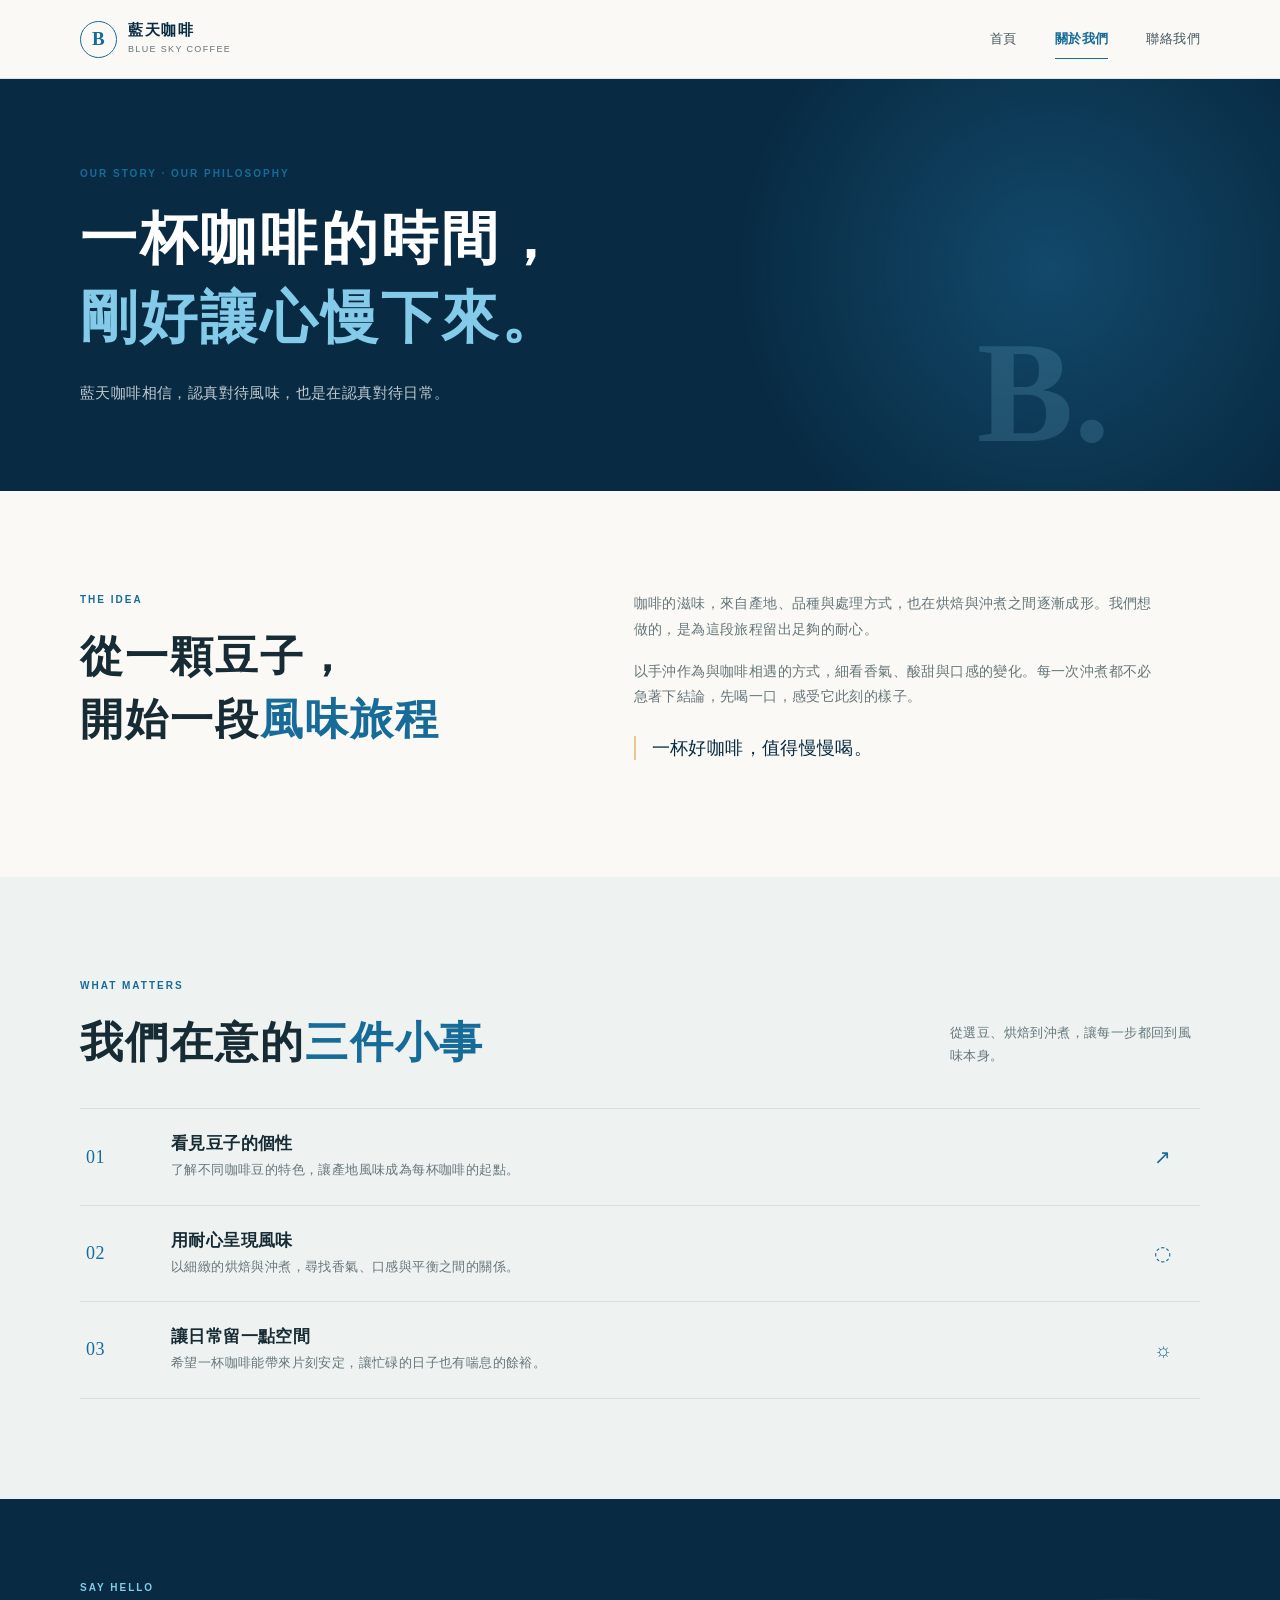
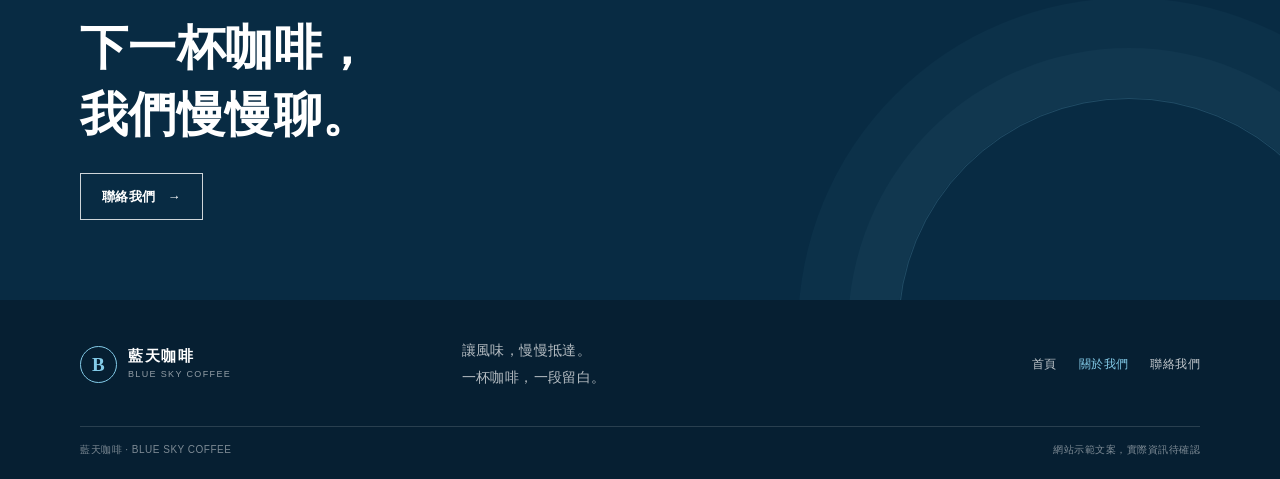
<file: pages/about.html>
﻿<!doctype html>
<html lang="zh-Hant">
<head>
  <meta charset="utf-8">
  <meta name="viewport" content="width=device-width, initial-scale=1">
  <meta name="description" content="認識藍天咖啡的風味理念，以及從咖啡豆到手沖的一段細緻旅程。">
  <title>關於我們｜藍天咖啡</title>
  <link rel="stylesheet" href="assets/css/site.css">
  <script src="assets/js/site.js" defer></script>
</head>
<body>
  <a class="skip-link" href="#main">跳至主要內容</a>
  <header class="site-header"><div class="container header-inner"><a class="brand" href="index.html" aria-label="藍天咖啡首頁"><span class="brand-mark" aria-hidden="true">B</span><span><strong>藍天咖啡</strong><small>BLUE SKY COFFEE</small></span></a><button class="menu-toggle" type="button" aria-expanded="false" aria-controls="site-nav" aria-label="開啟選單"><span></span><span></span><span></span></button><nav class="site-nav" id="site-nav" aria-label="主要導覽"><a href="index.html">首頁</a><a href="about.html" aria-current="page">關於我們</a><a href="contact.html">聯絡我們</a></nav></div></header>
  <main id="main">
    <section class="page-hero"><div class="container page-hero-inner"><p class="eyebrow">OUR STORY · OUR PHILOSOPHY</p><h1>一杯咖啡的時間，<br><span>剛好讓心慢下來。</span></h1><p class="lead">藍天咖啡相信，認真對待風味，也是在認真對待日常。</p><div class="page-hero-mark" aria-hidden="true">B.</div></div></section>
    <section class="section-space story-section"><div class="container story-grid"><div><p class="eyebrow">THE IDEA</p><h2>從一顆豆子，<br>開始一段<span class="serif-accent">風味旅程</span></h2></div><div class="story-copy"><p>咖啡的滋味，來自產地、品種與處理方式，也在烘焙與沖煮之間逐漸成形。我們想做的，是為這段旅程留出足夠的耐心。</p><p>以手沖作為與咖啡相遇的方式，細看香氣、酸甜與口感的變化。每一次沖煮都不必急著下結論，先喝一口，感受它此刻的樣子。</p><p class="story-note">一杯好咖啡，值得慢慢喝。</p></div></div></section>
    <section class="values-section section-space"><div class="container"><div class="section-heading"><div><p class="eyebrow">WHAT MATTERS</p><h2>我們在意的<span class="serif-accent">三件小事</span></h2></div><p>從選豆、烘焙到沖煮，讓每一步都回到風味本身。</p></div><div class="values-list"><article><span>01</span><div><h3>看見豆子的個性</h3><p>了解不同咖啡豆的特色，讓產地風味成為每杯咖啡的起點。</p></div><span class="value-symbol" aria-hidden="true">↗</span></article><article><span>02</span><div><h3>用耐心呈現風味</h3><p>以細緻的烘焙與沖煮，尋找香氣、口感與平衡之間的關係。</p></div><span class="value-symbol" aria-hidden="true">◌</span></article><article><span>03</span><div><h3>讓日常留一點空間</h3><p>希望一杯咖啡能帶來片刻安定，讓忙碌的日子也有喘息的餘裕。</p></div><span class="value-symbol" aria-hidden="true">☼</span></article></div></div></section>
    <section class="closing-band"><div class="container closing-inner"><p class="eyebrow">SAY HELLO</p><h2>下一杯咖啡，<br>我們慢慢聊。</h2><a class="button button-outline" href="contact.html">聯絡我們 <span aria-hidden="true">→</span></a></div></section>
  </main>
  <footer class="site-footer"><div class="container footer-main"><a class="brand brand-footer" href="index.html"><span class="brand-mark" aria-hidden="true">B</span><span><strong>藍天咖啡</strong><small>BLUE SKY COFFEE</small></span></a><p>讓風味，慢慢抵達。<br>一杯咖啡，一段留白。</p><nav class="footer-nav" aria-label="頁尾導覽"><a href="index.html">首頁</a><a href="about.html" aria-current="page">關於我們</a><a href="contact.html">聯絡我們</a></nav></div><div class="container footer-bottom"><span>藍天咖啡 · BLUE SKY COFFEE</span><span>網站示範文案，實際資訊待確認</span></div></footer>
</body>
</html>
</file>
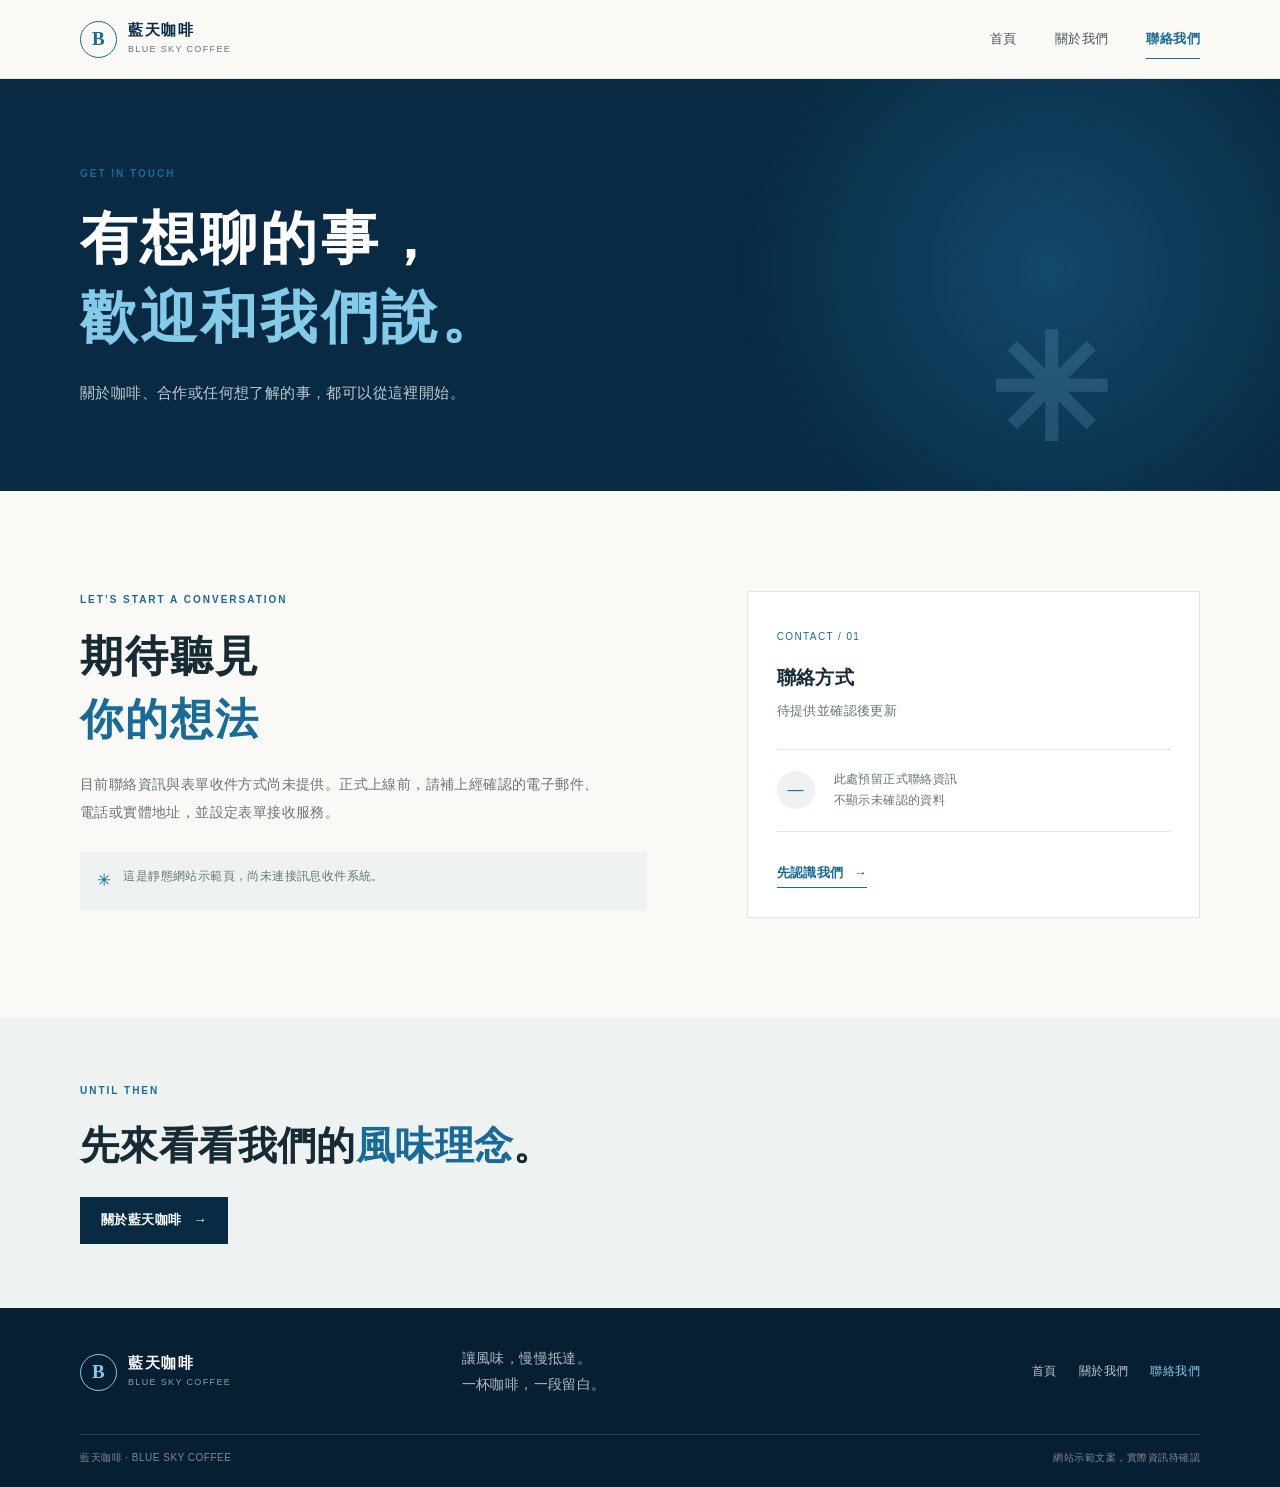
<file: pages/contact.html>
﻿<!doctype html>
<html lang="zh-Hant">
<head>
  <meta charset="utf-8">
  <meta name="viewport" content="width=device-width, initial-scale=1">
  <meta name="description" content="藍天咖啡聯絡頁面。聯絡方式與表單功能待正式資料確認後補上。">
  <title>聯絡我們｜藍天咖啡</title>
  <link rel="stylesheet" href="assets/css/site.css">
  <script src="assets/js/site.js" defer></script>
</head>
<body>
  <a class="skip-link" href="#main">跳至主要內容</a>
  <header class="site-header"><div class="container header-inner"><a class="brand" href="index.html" aria-label="藍天咖啡首頁"><span class="brand-mark" aria-hidden="true">B</span><span><strong>藍天咖啡</strong><small>BLUE SKY COFFEE</small></span></a><button class="menu-toggle" type="button" aria-expanded="false" aria-controls="site-nav" aria-label="開啟選單"><span></span><span></span><span></span></button><nav class="site-nav" id="site-nav" aria-label="主要導覽"><a href="index.html">首頁</a><a href="about.html">關於我們</a><a href="contact.html" aria-current="page">聯絡我們</a></nav></div></header>
  <main id="main">
    <section class="page-hero contact-hero"><div class="container page-hero-inner"><p class="eyebrow">GET IN TOUCH</p><h1>有想聊的事，<br><span>歡迎和我們說。</span></h1><p class="lead">關於咖啡、合作或任何想了解的事，都可以從這裡開始。</p><div class="page-hero-mark" aria-hidden="true">✳</div></div></section>
    <section class="section-space contact-section"><div class="container contact-grid"><div class="contact-copy"><p class="eyebrow">LET’S START A CONVERSATION</p><h2>期待聽見<br><span class="serif-accent">你的想法</span></h2><p>目前聯絡資訊與表單收件方式尚未提供。正式上線前，請補上經確認的電子郵件、電話或實體地址，並設定表單接收服務。</p><div class="contact-note"><span aria-hidden="true">✳</span><p>這是靜態網站示範頁，尚未連接訊息收件系統。</p></div></div><div class="contact-card"><span class="contact-card-index">CONTACT / 01</span><h3>聯絡方式</h3><p>待提供並確認後更新</p><div class="contact-placeholder"><span>—</span><p>此處預留正式聯絡資訊<br>不顯示未確認的資料</p></div><a class="text-link" href="about.html">先認識我們 <span aria-hidden="true">→</span></a></div></div></section>
    <section class="contact-bottom"><div class="container"><p class="eyebrow">UNTIL THEN</p><h2>先來看看我們的<span class="serif-accent">風味理念</span>。</h2><a class="button button-dark" href="about.html">關於藍天咖啡 <span aria-hidden="true">→</span></a></div></section>
  </main>
  <footer class="site-footer"><div class="container footer-main"><a class="brand brand-footer" href="index.html"><span class="brand-mark" aria-hidden="true">B</span><span><strong>藍天咖啡</strong><small>BLUE SKY COFFEE</small></span></a><p>讓風味，慢慢抵達。<br>一杯咖啡，一段留白。</p><nav class="footer-nav" aria-label="頁尾導覽"><a href="index.html">首頁</a><a href="about.html">關於我們</a><a href="contact.html" aria-current="page">聯絡我們</a></nav></div><div class="container footer-bottom"><span>藍天咖啡 · BLUE SKY COFFEE</span><span>網站示範文案，實際資訊待確認</span></div></footer>
</body>
</html>
</file>
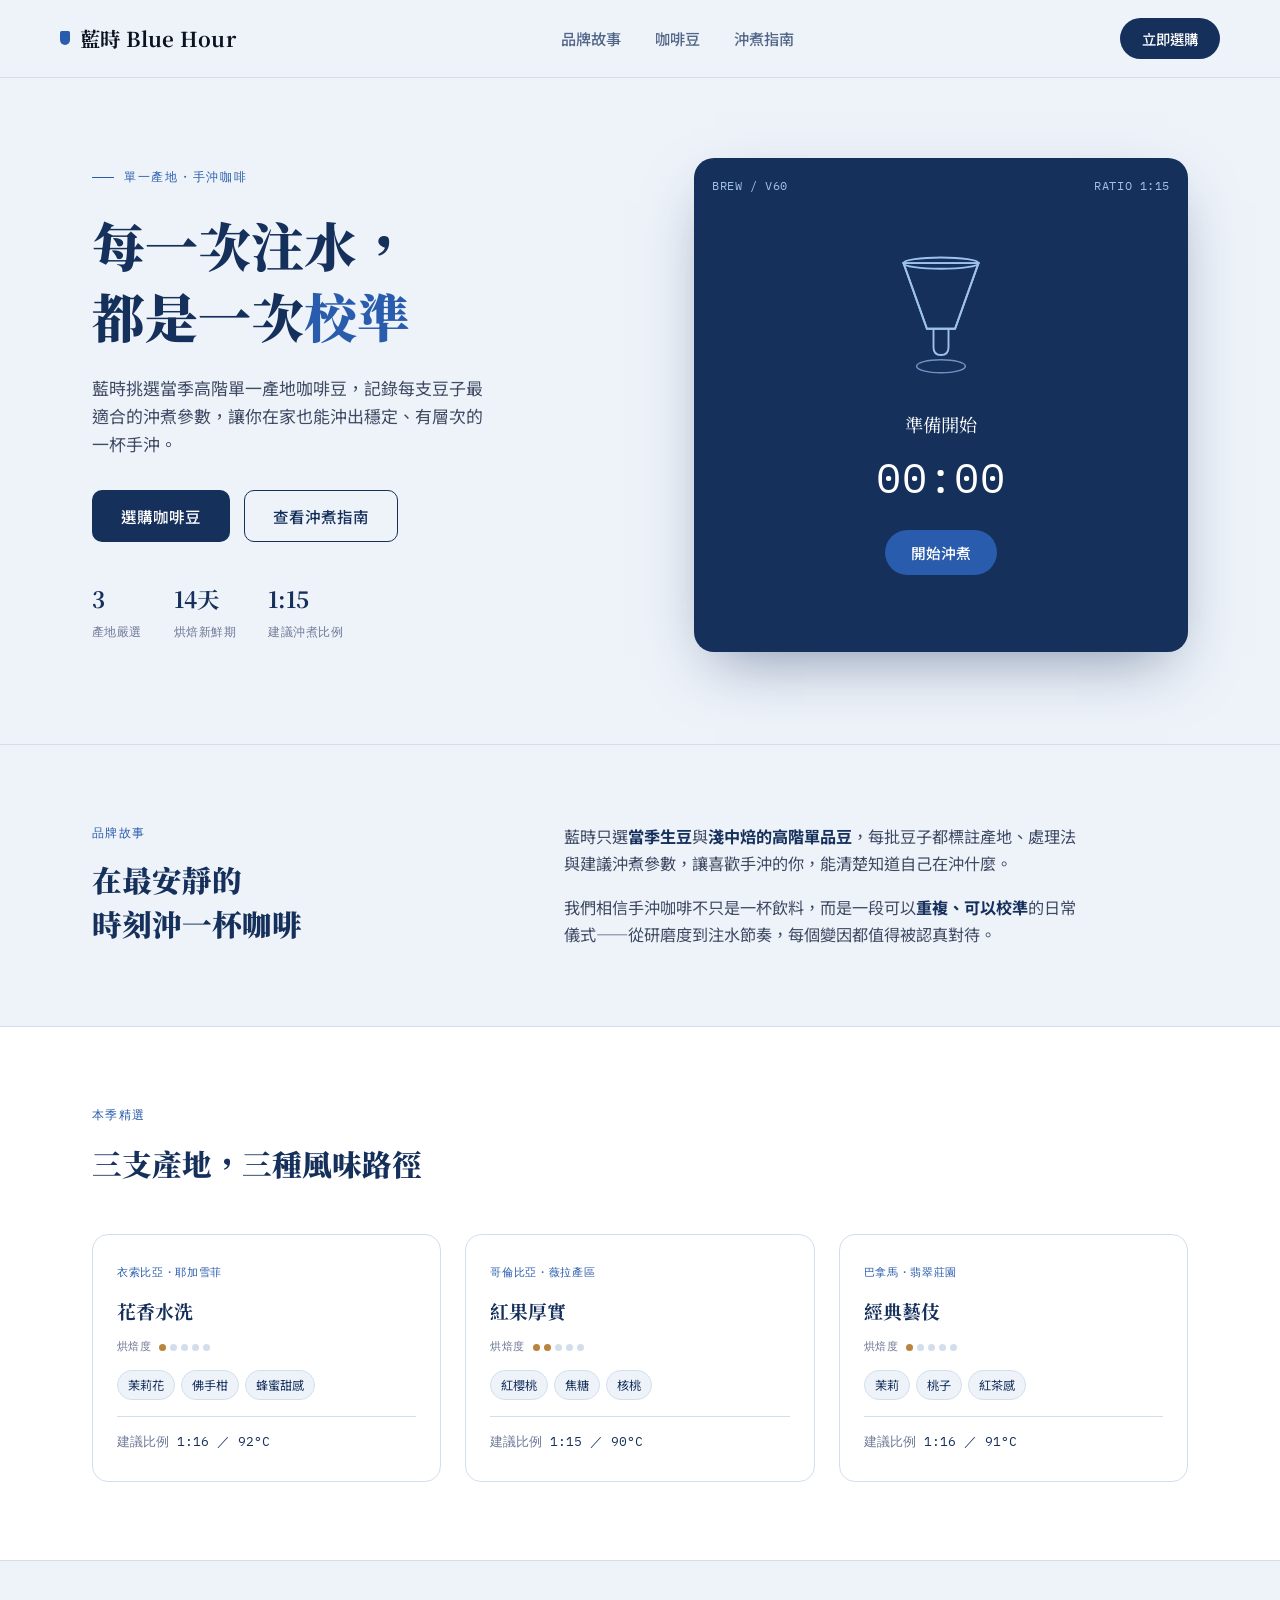
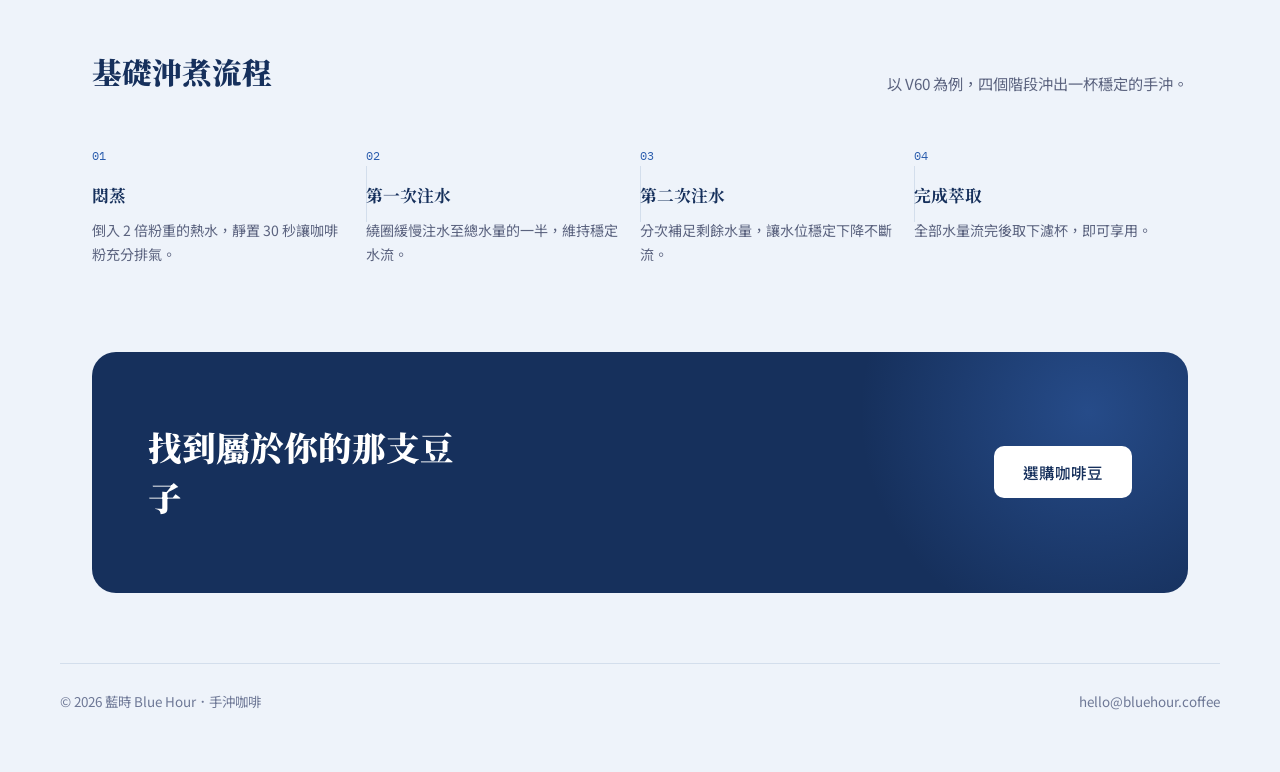
<file: w1/claude.html>
<!DOCTYPE html>
<html lang="zh-Hant">
<head>
<meta charset="UTF-8">
<meta name="viewport" content="width=device-width, initial-scale=1.0">
<title>藍時 Blue Hour｜手沖咖啡</title>
<link rel="preconnect" href="https://fonts.googleapis.com">
<link rel="preconnect" href="https://fonts.gstatic.com" crossorigin>
<link href="https://fonts.googleapis.com/css2?family=Noto+Serif+TC:wght@500;700;900&family=Noto+Sans+TC:wght@400;500;700&family=IBM+Plex+Mono:wght@400;500&display=swap" rel="stylesheet">
<style>
  :root{
    --ink: #0B1220;
    --deep: #16305C;
    --blue: #2A5CAD;
    --blue-bright: #3E74CC;
    --paper: #EEF3FA;
    --mist: #D3DEEC;
    --white: #FFFFFF;
    --roast: #B9843E;

    --display: 'Noto Serif TC', serif;
    --body: 'Noto Sans TC', sans-serif;
    --mono: 'IBM Plex Mono', monospace;
  }

  *{ box-sizing:border-box; margin:0; padding:0; }
  html{ scroll-behavior:smooth; }
  body{
    background: var(--paper);
    color: var(--ink);
    font-family: var(--body);
    line-height:1.65;
    -webkit-font-smoothing:antialiased;
  }
  a{ color:inherit; text-decoration:none; }
  ul{ list-style:none; }
  button{ font-family:inherit; cursor:pointer; }
  :focus-visible{ outline:2px solid var(--blue); outline-offset:3px; border-radius:4px; }

  .wrap{ max-width:1160px; margin:0 auto; padding:0 32px; }

  /* NAV */
  header.site{
    position:sticky; top:0; z-index:50;
    background: rgba(238,243,250,0.88);
    backdrop-filter: blur(10px);
    border-bottom:1px solid var(--mist);
  }
  .nav{ display:flex; align-items:center; justify-content:space-between; padding:18px 0; }
  .logo{ font-family:var(--display); font-weight:700; font-size:1.28rem; letter-spacing:0.02em; display:flex; align-items:center; gap:10px; }
  .logo .mark{ width:10px; height:14px; background:var(--blue); border-radius:2px 2px 6px 6px; }
  .nav-links{ display:flex; gap:34px; font-size:0.95rem; font-weight:500; color:var(--deep); }
  .nav-links a{ opacity:0.72; transition:opacity .15s ease; }
  .nav-links a:hover{ opacity:1; }
  .nav-cta{
    background:var(--deep); color:var(--white);
    padding:10px 22px; border-radius:999px; font-size:0.9rem; font-weight:500;
    border:none; transition:background .15s ease, transform .15s ease;
  }
  .nav-cta:hover{ background:var(--blue); transform:translateY(-1px); }

  /* HERO */
  .hero{ padding:80px 0 92px; }
  .hero-grid{ display:grid; grid-template-columns:1.05fr 0.95fr; gap:56px; align-items:center; }
  .eyebrow{
    font-family:var(--mono); font-size:0.76rem; letter-spacing:0.14em; text-transform:uppercase;
    color:var(--blue); display:flex; align-items:center; gap:10px; margin-bottom:22px;
  }
  .eyebrow::before{ content:""; width:22px; height:1px; background:var(--blue); }
  .hero h1{
    font-family:var(--display); font-weight:900; font-size:clamp(2.1rem,4.2vw,3.3rem);
    line-height:1.35; color:var(--deep); margin-bottom:22px;
  }
  .hero h1 em{ font-style:normal; color:var(--blue); }
  .hero p.lede{ font-size:1.06rem; color:#3F4A63; max-width:44ch; margin-bottom:32px; }
  .hero-actions{ display:flex; gap:14px; flex-wrap:wrap; margin-bottom:38px; }
  .btn-primary, .btn-ghost{
    padding:14px 28px; border-radius:10px; font-size:0.97rem; font-weight:500;
    border:1px solid transparent; transition:all .15s ease; display:inline-flex; align-items:center; gap:8px;
  }
  .btn-primary{ background:var(--deep); color:var(--white); }
  .btn-primary:hover{ background:var(--blue); transform:translateY(-1px); }
  .btn-ghost{ background:transparent; border-color:var(--deep); color:var(--deep); }
  .btn-ghost:hover{ background:var(--deep); color:var(--white); }

  .hero-stats{ display:flex; gap:32px; font-family:var(--mono); }
  .hero-stats div strong{ display:block; font-size:1.4rem; font-family:var(--display); color:var(--deep); }
  .hero-stats div span{ font-size:0.74rem; color:#6E7896; letter-spacing:0.04em; }

  /* SIGNATURE: brew timer */
  .brewer{
    position:relative; background:var(--deep); border-radius:20px;
    aspect-ratio:1/1; overflow:hidden;
    box-shadow:0 24px 60px -20px rgba(22,48,92,0.5);
    display:flex; flex-direction:column; align-items:center; justify-content:center;
    padding: 26px;
  }
  .brewer-hud{
    position:absolute; top:18px; left:18px; right:18px;
    display:flex; justify-content:space-between;
    font-family:var(--mono); font-size:0.72rem; color:#9FC1EE; letter-spacing:0.05em;
  }
  .brewer-stage{
    font-family:var(--display); color:var(--white); font-size:1.15rem;
    margin-top: 6px; margin-bottom: 4px; text-align:center; min-height: 1.6em;
  }
  .brewer-time{
    font-family:var(--mono); font-size:2.6rem; color:var(--white); letter-spacing:0.02em; margin-bottom:18px;
  }
  .dripper-svg{ width:150px; margin-bottom: 18px; }
  .brewer-btn{
    background:var(--blue); color:var(--white); border:none;
    padding:12px 26px; border-radius:999px; font-size:0.92rem; font-weight:500;
    transition:background .15s ease;
  }
  .brewer-btn:hover{ background:var(--blue-bright); }
  .brewer-btn:disabled{ opacity:0.55; cursor:default; }

  /* STORY */
  .story{ padding:78px 0; border-top:1px solid var(--mist); }
  .story-grid{ display:grid; grid-template-columns:0.8fr 1.2fr; gap:56px; }
  .section-label{
    font-family:var(--mono); font-size:0.76rem; letter-spacing:0.12em; text-transform:uppercase;
    color:var(--blue); margin-bottom:14px;
  }
  .story h2{ font-family:var(--display); font-weight:900; font-size:1.85rem; color:var(--deep); line-height:1.5; }
  .story-body p{ font-size:1.01rem; color:#3F4A63; margin-bottom:18px; max-width:58ch; }
  .story-body p:last-child{ margin-bottom:0; }
  .story-body strong{ color:var(--deep); }

  /* BEANS */
  .beans{ padding:78px 0; background:var(--white); border-top:1px solid var(--mist); border-bottom:1px solid var(--mist); }
  .beans-head{ max-width:640px; margin-bottom:46px; }
  .beans-head h2{ font-family:var(--display); font-weight:900; font-size:1.85rem; color:var(--deep); margin-top:10px; }
  .bean-cards{ display:grid; grid-template-columns:repeat(3,1fr); gap:24px; }
  .b-card{
    border:1px solid var(--mist); border-radius:16px; padding:28px 24px;
    transition:border-color .15s ease, transform .15s ease;
  }
  .b-card:hover{ border-color:var(--blue-bright); transform:translateY(-3px); }
  .b-card .origin{ font-family:var(--mono); font-size:0.7rem; color:var(--blue); letter-spacing:0.06em; margin-bottom:14px; }
  .b-card h3{ font-family:var(--display); font-weight:700; font-size:1.18rem; color:var(--deep); margin-bottom:12px; }
  .roast-bar{ display:flex; align-items:center; gap:8px; margin-bottom:14px; }
  .roast-bar .label{ font-family:var(--mono); font-size:0.68rem; color:#6E7896; letter-spacing:0.04em; }
  .roast-dots{ display:flex; gap:4px; }
  .roast-dots span{ width:7px; height:7px; border-radius:50%; background:var(--mist); }
  .roast-dots span.on{ background:var(--roast); }
  .flavor-tags{ display:flex; flex-wrap:wrap; gap:6px; margin-bottom:16px; }
  .flavor-tags span{
    font-size:0.76rem; padding:4px 10px; border-radius:999px;
    background:var(--paper); color:var(--deep); border:1px solid var(--mist);
  }
  .b-card .ratio{ font-family:var(--mono); font-size:0.82rem; color:var(--deep); border-top:1px solid var(--mist); padding-top:14px; }
  .b-card .ratio span{ color:#6E7896; }

  /* GUIDE */
  .guide{ padding:86px 0; }
  .guide-head{ display:flex; justify-content:space-between; align-items:flex-end; margin-bottom:50px; gap:24px; flex-wrap:wrap; }
  .guide-head h2{ font-family:var(--display); font-weight:900; font-size:1.85rem; color:var(--deep); }
  .guide-head p{ max-width:38ch; color:#5B637F; font-size:0.95rem; }
  .steps{ display:grid; grid-template-columns:repeat(4,1fr); position:relative; }
  .step{ position:relative; padding:0 22px 0 0; }
  .step:not(:last-child)::after{
    content:""; position:absolute; top:20px; right:-1px; width:1px; height:56px; background:var(--mist);
  }
  .step .num{ font-family:var(--mono); font-size:0.76rem; color:var(--blue); margin-bottom:16px; display:block; }
  .step h3{ font-family:var(--display); font-weight:700; font-size:1.05rem; color:var(--deep); margin-bottom:10px; }
  .step p{ font-size:0.88rem; color:#5B637F; }

  /* CTA */
  .cta{
    background:var(--deep); color:var(--white); border-radius:24px; margin:0 32px 32px;
    padding:70px 56px; position:relative; overflow:hidden;
  }
  .cta::before{
    content:""; position:absolute; width:460px; height:460px;
    background:radial-gradient(circle, rgba(62,116,204,0.4), transparent 70%);
    top:-170px; right:-130px; border-radius:50%;
  }
  .cta-inner{ position:relative; z-index:2; display:flex; justify-content:space-between; align-items:center; gap:40px; flex-wrap:wrap; }
  .cta h2{ font-family:var(--display); font-weight:900; font-size:clamp(1.5rem,2.8vw,2.1rem); max-width:16ch; line-height:1.5; }
  .cta .btn-primary{ background:var(--white); color:var(--deep); white-space:nowrap; }
  .cta .btn-primary:hover{ background:var(--paper); }

  footer.site{ padding:38px 32px 60px; }
  .footer-grid{
    max-width:1160px; margin:0 auto; display:flex; justify-content:space-between; align-items:center;
    flex-wrap:wrap; gap:16px; font-size:0.84rem; color:#6E7896; border-top:1px solid var(--mist); padding-top:26px;
  }

  @media (prefers-reduced-motion:reduce){ *{ animation-duration:0.001ms !important; transition-duration:0.001ms !important; } }

  @media (max-width:880px){
    .hero-grid{ grid-template-columns:1fr; }
    .brewer{ order:-1; max-width:400px; margin:0 auto 8px; }
    .story-grid{ grid-template-columns:1fr; gap:28px; }
    .bean-cards{ grid-template-columns:1fr; }
    .steps{ grid-template-columns:1fr 1fr; row-gap:32px; }
    .step:nth-child(2)::after{ display:none; }
    .nav-links{ display:none; }
    .cta{ margin:0 16px 16px; padding:46px 28px; }
    .cta-inner{ flex-direction:column; align-items:flex-start; }
  }
  @media (max-width:520px){
    .wrap{ padding:0 20px; }
    .steps{ grid-template-columns:1fr; }
    .step:not(:last-child)::after{ display:none; }
    .hero-stats{ gap:20px; }
  }
</style>
</head>
<body>

<header class="site">
  <nav class="wrap nav">
    <div class="logo"><span class="mark"></span>藍時 Blue Hour</div>
    <ul class="nav-links">
      <li><a href="#story">品牌故事</a></li>
      <li><a href="#beans">咖啡豆</a></li>
      <li><a href="#guide">沖煮指南</a></li>
    </ul>
    <button class="nav-cta">立即選購</button>
  </nav>
</header>

<section class="hero">
  <div class="wrap hero-grid">
    <div>
      <div class="eyebrow">單一產地・手沖咖啡</div>
      <h1>每一次注水，<br>都是一次<em>校準</em></h1>
      <p class="lede">藍時挑選當季高階單一產地咖啡豆，記錄每支豆子最適合的沖煮參數，讓你在家也能沖出穩定、有層次的一杯手沖。</p>
      <div class="hero-actions">
        <button class="btn-primary">選購咖啡豆</button>
        <button class="btn-ghost">查看沖煮指南</button>
      </div>
      <div class="hero-stats">
        <div><strong>3</strong><span>產地嚴選</span></div>
        <div><strong>14天</strong><span>烘焙新鮮期</span></div>
        <div><strong>1:15</strong><span>建議沖煮比例</span></div>
      </div>
    </div>

    <div class="brewer">
      <div class="brewer-hud">
        <span>BREW / V60</span>
        <span id="ratioTag">RATIO 1:15</span>
      </div>
      <svg class="dripper-svg" id="dripperSvg" viewBox="0 0 160 160" xmlns="http://www.w3.org/2000/svg">
        <path d="M40 30 L120 30 L95 100 L65 100 Z" fill="none" stroke="#9FC1EE" stroke-width="2"/>
        <rect id="waterLevel" x="65" y="98" width="30" height="0" fill="#3E74CC" opacity="0.85"/>
        <path d="M40 30 L120 30 L95 100 L65 100 Z" fill="none" stroke="#9FC1EE" stroke-width="2"/>
        <ellipse cx="80" cy="30" rx="40" ry="6" fill="none" stroke="#9FC1EE" stroke-width="2"/>
        <path d="M72 100 L72 120 Q72 128 80 128 Q88 128 88 120 L88 100" fill="none" stroke="#9FC1EE" stroke-width="2"/>
        <ellipse cx="80" cy="140" rx="26" ry="7" fill="none" stroke="#6E92C4" stroke-width="1.6"/>
        <line id="pourLine" x1="80" y1="8" x2="80" y2="30" stroke="#3E74CC" stroke-width="3" opacity="0"/>
      </svg>
      <div class="brewer-stage" id="stageLabel">準備開始</div>
      <div class="brewer-time" id="timeLabel">00:00</div>
      <button class="brewer-btn" id="brewBtn">開始沖煮</button>
    </div>
  </div>
</section>

<section class="story" id="story">
  <div class="wrap story-grid">
    <div>
      <div class="section-label">品牌故事</div>
      <h2>在最安靜的<br>時刻沖一杯咖啡</h2>
    </div>
    <div class="story-body">
      <p>藍時只選<strong>當季生豆</strong>與<strong>淺中焙的高階單品豆</strong>，每批豆子都標註產地、處理法與建議沖煮參數，讓喜歡手沖的你，能清楚知道自己在沖什麼。</p>
      <p>我們相信手沖咖啡不只是一杯飲料，而是一段可以<strong>重複、可以校準</strong>的日常儀式——從研磨度到注水節奏，每個變因都值得被認真對待。</p>
    </div>
  </div>
</section>

<section class="beans" id="beans">
  <div class="wrap">
    <div class="beans-head">
      <div class="section-label">本季精選</div>
      <h2>三支產地，三種風味路徑</h2>
    </div>
    <div class="bean-cards">
      <div class="b-card">
        <div class="origin">衣索比亞・耶加雪菲</div>
        <h3>花香水洗</h3>
        <div class="roast-bar">
          <span class="label">烘焙度</span>
          <div class="roast-dots"><span class="on"></span><span></span><span></span><span></span><span></span></div>
        </div>
        <div class="flavor-tags"><span>茉莉花</span><span>佛手柑</span><span>蜂蜜甜感</span></div>
        <div class="ratio"><span>建議比例</span> 1:16 ／ 92°C</div>
      </div>
      <div class="b-card">
        <div class="origin">哥倫比亞・薇拉產區</div>
        <h3>紅果厚實</h3>
        <div class="roast-bar">
          <span class="label">烘焙度</span>
          <div class="roast-dots"><span class="on"></span><span class="on"></span><span></span><span></span><span></span></div>
        </div>
        <div class="flavor-tags"><span>紅櫻桃</span><span>焦糖</span><span>核桃</span></div>
        <div class="ratio"><span>建議比例</span> 1:15 ／ 90°C</div>
      </div>
      <div class="b-card">
        <div class="origin">巴拿馬・翡翠莊園</div>
        <h3>經典藝伎</h3>
        <div class="roast-bar">
          <span class="label">烘焙度</span>
          <div class="roast-dots"><span class="on"></span><span></span><span></span><span></span><span></span></div>
        </div>
        <div class="flavor-tags"><span>茉莉</span><span>桃子</span><span>紅茶感</span></div>
        <div class="ratio"><span>建議比例</span> 1:16 ／ 91°C</div>
      </div>
    </div>
  </div>
</section>

<section class="guide" id="guide">
  <div class="wrap">
    <div class="guide-head">
      <h2>基礎沖煮流程</h2>
      <p>以 V60 為例，四個階段沖出一杯穩定的手沖。</p>
    </div>
    <div class="steps">
      <div class="step">
        <span class="num">01</span>
        <h3>悶蒸</h3>
        <p>倒入 2 倍粉重的熱水，靜置 30 秒讓咖啡粉充分排氣。</p>
      </div>
      <div class="step">
        <span class="num">02</span>
        <h3>第一次注水</h3>
        <p>繞圈緩慢注水至總水量的一半，維持穩定水流。</p>
      </div>
      <div class="step">
        <span class="num">03</span>
        <h3>第二次注水</h3>
        <p>分次補足剩餘水量，讓水位穩定下降不斷流。</p>
      </div>
      <div class="step">
        <span class="num">04</span>
        <h3>完成萃取</h3>
        <p>全部水量流完後取下濾杯，即可享用。</p>
      </div>
    </div>
  </div>
</section>

<div class="wrap" style="padding:0;">
  <div class="cta">
    <div class="cta-inner">
      <h2>找到屬於你的那支豆子</h2>
      <button class="btn-primary">選購咖啡豆</button>
    </div>
  </div>
</div>

<footer class="site">
  <div class="footer-grid">
    <div>© 2026 藍時 Blue Hour．手沖咖啡</div>
    <div>hello@bluehour.coffee</div>
  </div>
</footer>

<script>
  (function(){
    const btn = document.getElementById('brewBtn');
    const stageLabel = document.getElementById('stageLabel');
    const timeLabel = document.getElementById('timeLabel');
    const waterLevel = document.getElementById('waterLevel');
    const pourLine = document.getElementById('pourLine');

    const stages = [
      { name:'悶蒸中', dur:30, water:8 },
      { name:'第一次注水', dur:60, water:38 },
      { name:'第二次注水', dur:60, water:75 },
      { name:'萃取完成', dur:0, water:75 }
    ];

    let running = false;
    let stageIndex = 0;
    let elapsed = 0;
    let totalElapsed = 0;
    let timer = null;

    function fmt(s){
      const m = Math.floor(s/60).toString().padStart(2,'0');
      const sec = Math.floor(s%60).toString().padStart(2,'0');
      return m+':'+sec;
    }

    function tick(){
      totalElapsed += 1;
      elapsed += 1;
      timeLabel.textContent = fmt(totalElapsed);

      const stage = stages[stageIndex];
      const progress = stage.dur ? Math.min(elapsed/stage.dur, 1) : 1;
      const prevWater = stageIndex === 0 ? 0 : stages[stageIndex-1].water;
      const currentWater = prevWater + (stage.water - prevWater) * progress;
      waterLevel.setAttribute('y', 98 - currentWater*0.55);
      waterLevel.setAttribute('height', currentWater*0.55);

      pourLine.style.opacity = (stageIndex === 1 || stageIndex === 2) ? '0.9' : '0';

      if(stage.dur && elapsed >= stage.dur){
        stageIndex += 1;
        elapsed = 0;
        if(stageIndex >= stages.length - 1){
          stageLabel.textContent = stages[stages.length-1].name;
          pourLine.style.opacity = '0';
          clearInterval(timer);
          running = false;
          btn.disabled = false;
          btn.textContent = '再沖一次';
          return;
        }
        stageLabel.textContent = stages[stageIndex].name;
      }
    }

    btn.addEventListener('click', () => {
      if(running) return;
      running = true;
      stageIndex = 0;
      elapsed = 0;
      totalElapsed = 0;
      waterLevel.setAttribute('y', 98);
      waterLevel.setAttribute('height', 0);
      stageLabel.textContent = stages[0].name;
      timeLabel.textContent = '00:00';
      btn.disabled = true;
      btn.textContent = '沖煮中…';
      timer = setInterval(tick, 1000);
    });
  })();
</script>

</body>
</html>
</file>
<file: pages/assets/css/site.css>
﻿:root{--navy:#082b43;--navy-deep:#061f32;--blue:#176b99;--sky:#83cbe8;--sand:#e7c894;--paper:#faf9f5;--white:#fff;--ink:#172b35;--muted:#65757a;--line:#e1e4df;--soft:#eef3f1;--serif:"Noto Serif TC","Songti TC",serif;--sans:"Noto Sans TC","Microsoft JhengHei",sans-serif;--width:1120px}*{box-sizing:border-box}html{scroll-behavior:smooth}body{margin:0;background:var(--paper);color:var(--ink);font:16px/1.8 var(--sans),sans-serif;letter-spacing:.025em}a{color:inherit;text-decoration:none}button{font:inherit}.container{width:min(var(--width),calc(100% - 48px));margin-inline:auto}.skip-link{position:absolute;top:-60px;left:16px;z-index:20;padding:8px 14px;background:#fff;color:var(--navy)}.skip-link:focus{top:10px}:focus-visible{outline:3px solid var(--sky);outline-offset:4px}.site-header{position:sticky;top:0;z-index:10;background:rgba(250,249,245,.96);border-bottom:1px solid rgba(8,43,67,.1);backdrop-filter:blur(12px)}.header-inner{min-height:78px;display:flex;align-items:center;justify-content:space-between}.brand{display:flex;align-items:center;gap:11px;color:var(--navy)}.brand-mark{display:grid;place-items:center;width:37px;height:37px;border:1px solid var(--blue);border-radius:50%;font:600 19px var(--serif);color:var(--blue)}.brand strong{display:block;font:700 15px/1.3 var(--serif);letter-spacing:.1em}.brand small{display:block;color:var(--muted);font-size:9px;letter-spacing:.15em}.site-nav{display:flex;align-items:center;gap:38px}.site-nav a,.footer-nav a{position:relative;font-size:13px;color:#42555e}.site-nav a:after{position:absolute;right:0;bottom:-8px;left:0;height:1px;background:var(--blue);content:"";transform:scaleX(0);transform-origin:right;transition:transform .24s}.site-nav a:hover:after,.site-nav a[aria-current=page]:after{transform:scaleX(1);transform-origin:left}.site-nav a[aria-current=page]{color:var(--blue);font-weight:700}.menu-toggle{display:none}.hero{position:relative;overflow:hidden;background:radial-gradient(ellipse at 83% 30%,#15577e 0,transparent 35%),var(--navy);color:#fff}.hero-grid{min-height:570px;display:grid;grid-template-columns:1fr 1fr;align-items:center;gap:50px;padding-top:45px;padding-bottom:35px}.hero-copy{position:relative;z-index:1}.eyebrow{margin:0 0 17px;color:var(--blue);font-size:10px;font-weight:700;letter-spacing:.2em}.hero .eyebrow,.closing-band .eyebrow{color:var(--sky)}h1,h2,h3,p{margin-top:0}.hero h1,.page-hero h1{margin:0 0 22px;font:700 clamp(38px,5vw,62px)/1.38 var(--serif);letter-spacing:.055em}.hero h1 span,.page-hero h1 span{color:var(--sky)}.lead{max-width:495px;color:rgba(255,255,255,.75);font-size:15px}.actions{display:flex;align-items:center;gap:26px;margin-top:29px}.button{display:inline-flex;min-height:47px;align-items:center;justify-content:center;gap:12px;padding:10px 21px;font-size:13px;font-weight:700;transition:transform .2s,background .2s,color .2s}.button:hover{transform:translateY(-2px)}.button-light{background:var(--sand);color:var(--navy)}.text-link{display:inline-flex;align-items:center;gap:10px;border-bottom:1px solid var(--blue);padding-bottom:3px;color:var(--blue);font-size:13px;font-weight:700}.text-link-light{border-color:rgba(255,255,255,.6);color:#fff}.hero-art{position:relative;min-height:390px;overflow:hidden;background:linear-gradient(165deg,rgba(117,198,232,.13),rgba(6,31,50,.1))}.sun{position:absolute;top:39px;right:81px;width:92px;height:92px;border-radius:50%;background:var(--sand);box-shadow:0 0 70px rgba(231,200,148,.2)}.mountain{position:absolute;right:-8%;bottom:65px;width:115%;height:210px;clip-path:polygon(0 85%,30% 19%,47% 61%,64% 0,100% 84%,100% 100%,0 100%)}.mountain-back{background:#267397;opacity:.75}.mountain-front{bottom:23px;right:-18%;background:#0a3957;transform:scaleX(-1)}.cup{position:absolute;right:26%;bottom:58px;width:175px;height:102px;border-radius:5px 5px 75px 75px;background:linear-gradient(90deg,#f6f1e7,#fff 55%,#e3dfd5);box-shadow:0 14px 20px #041c2c77}.cup:before{position:absolute;top:15px;right:-40px;width:55px;height:49px;border:11px solid #eee9df;border-left:0;border-radius:0 50% 50% 0;content:""}.cup:after{position:absolute;top:-3px;left:0;width:100%;height:15px;border-radius:50%;background:#36261f;content:""}.cup span{position:absolute;z-index:1;top:3px;left:52px;width:40px;height:4px;border-radius:50%;background:#c8915d}.steam{position:absolute;bottom:174px;width:14px;height:55px;border-left:2px solid rgba(255,255,255,.56);border-radius:50%;transform:rotate(13deg)}.steam-one{right:46%}.steam-two{right:39%;height:42px;transform:rotate(-14deg)}.art-caption{position:absolute;right:15px;bottom:10px;color:rgba(255,255,255,.6);font-size:9px;letter-spacing:.17em;line-height:1.6}.hero-bottom{display:flex;align-items:center;gap:18px;padding-bottom:22px;color:rgba(255,255,255,.53);font-size:9px;letter-spacing:.16em}.hero-line{width:60px;height:1px;background:var(--sky)}.section-space{padding:100px 0}.intro-grid{display:grid;grid-template-columns:.65fr 1.25fr .8fr;align-items:start;gap:36px}.intro-grid>.eyebrow{padding-top:12px}.intro h2,.section-heading h2,.story-grid h2,.contact-copy h2{margin:0 0 19px;font:700 clamp(29px,3.7vw,43px)/1.45 var(--serif);letter-spacing:.045em}.serif-accent{color:var(--blue)}.intro-grid>div:nth-child(2)>p,.story-copy p,.contact-copy>p:not(.eyebrow){max-width:530px;color:var(--muted);font-size:14px}.intro-note{margin-top:75px;padding:20px 0 20px 22px;border-left:1px solid var(--sand)}.note-mark{font:700 29px var(--serif);color:var(--blue)}.intro-note p{margin:8px 0 0;color:var(--muted);font:17px/1.8 var(--serif)}.selection{background:var(--soft)}.section-heading{display:flex;justify-content:space-between;align-items:end;gap:30px;margin-bottom:34px}.section-heading h2{margin-bottom:0}.section-heading>p{max-width:250px;margin:0 0 7px;color:var(--muted);font-size:13px}.feature-grid{display:grid;grid-template-columns:repeat(3,1fr);gap:17px}.feature-card{min-height:270px;padding:25px;background:#fff;border:1px solid #e7e9e5}.feature-card-dark{background:var(--navy);color:#fff}.feature-index,.contact-card-index{font-size:10px;letter-spacing:.14em;color:var(--blue)}.feature-card-dark .feature-index{color:var(--sky)}.feature-icon{margin:22px 0 8px;color:var(--blue);font-size:28px}.feature-card-dark .feature-icon{color:var(--sky)}.feature-card h3,.contact-card h3{margin-bottom:8px;font:700 19px var(--serif)}.feature-card p{margin:0;color:var(--muted);font-size:13px}.feature-card-dark p{color:rgba(255,255,255,.68)}.closing-band{position:relative;overflow:hidden;padding:80px 0;background:var(--navy);color:#fff}.closing-band:after{position:absolute;right:-80px;bottom:-260px;width:460px;height:460px;border:1px solid rgba(131,203,232,.2);border-radius:50%;box-shadow:0 0 0 50px rgba(131,203,232,.04),0 0 0 100px rgba(131,203,232,.03);content:""}.closing-inner{position:relative;z-index:1}.closing-band h2{margin:0 0 25px;font:700 clamp(32px,4vw,48px)/1.4 var(--serif)}.button-outline{border:1px solid rgba(255,255,255,.8);color:#fff}.button-outline:hover{background:#fff;color:var(--navy)}.button-dark{background:var(--navy);color:#fff}.site-footer{background:var(--navy-deep);color:rgba(255,255,255,.7)}.footer-main{display:grid;grid-template-columns:1fr 1fr 1fr;align-items:center;gap:25px;padding-top:38px;padding-bottom:35px}.brand-footer{color:#fff}.brand-footer .brand-mark{border-color:var(--sky);color:var(--sky)}.brand-footer small{color:rgba(255,255,255,.56)}.footer-main>p{margin:0;font:14px/1.9 var(--serif)}.footer-nav{display:flex;justify-content:flex-end;gap:22px}.footer-nav a{color:rgba(255,255,255,.75);font-size:12px}.footer-nav a:hover,.footer-nav a[aria-current=page]{color:var(--sky)}.footer-bottom{display:flex;justify-content:space-between;gap:20px;padding:14px 0 20px;border-top:1px solid rgba(255,255,255,.14);color:rgba(255,255,255,.48);font-size:10px;letter-spacing:.05em}.page-hero{position:relative;overflow:hidden;background:radial-gradient(circle at 82% 46%,rgba(35,121,172,.38),transparent 29%),var(--navy);color:#fff}.page-hero-inner{position:relative;min-height:395px;padding-top:86px;padding-bottom:70px}.page-hero h1{font-size:clamp(36px,5vw,57px)}.page-hero .lead{max-width:510px}.page-hero-mark{position:absolute;right:8%;bottom:34px;color:rgba(131,203,232,.18);font:700 145px/.9 var(--serif)}.story-grid{display:grid;grid-template-columns:.9fr 1.1fr;gap:90px}.story-copy p{margin-bottom:17px}.story-copy .story-note{margin-top:27px;padding-left:16px;border-left:2px solid var(--sand);font:18px var(--serif);color:var(--navy)}.values-section{background:var(--soft)}.values-list{border-top:1px solid #d8e0dc}.values-list article{display:grid;grid-template-columns:70px 1fr 40px;gap:15px;align-items:center;padding:23px 6px;border-bottom:1px solid #d8e0dc}.values-list article>span:first-child{font:18px var(--serif);color:var(--blue)}.values-list h3{margin:0 0 3px;font:700 17px var(--serif)}.values-list p{margin:0;color:var(--muted);font-size:13px}.value-symbol{color:var(--blue);font-size:20px}.contact-hero .page-hero-inner{min-height:360px}.contact-section{background:var(--paper)}.contact-grid{display:grid;grid-template-columns:1fr .8fr;gap:100px}.contact-copy>p:not(.eyebrow){line-height:2}.contact-note{display:flex;align-items:flex-start;gap:12px;margin-top:26px;padding:14px 17px;background:var(--soft);color:var(--muted);font-size:12px}.contact-note span{color:var(--blue);font-size:17px}.contact-note p{margin:0}.contact-card{padding:29px;background:#fff;border:1px solid var(--line)}.contact-card h3{margin-top:15px}.contact-card>p{color:var(--muted);font-size:13px}.contact-placeholder{display:grid;grid-template-columns:45px 1fr;align-items:center;gap:12px;margin:26px 0;padding:19px 0;border-block:1px solid var(--line)}.contact-placeholder span{display:grid;place-items:center;width:38px;height:38px;border-radius:50%;background:var(--soft);color:var(--blue)}.contact-placeholder p{margin:0;color:var(--muted);font-size:12px}.contact-bottom{padding:64px 0;background:var(--soft)}.contact-bottom h2{margin:0 0 21px;font:700 clamp(27px,3.4vw,39px)/1.5 var(--serif)}
@media(max-width:760px){.container{width:calc(100% - 38px)}.header-inner{min-height:68px}.menu-toggle{display:flex;width:42px;height:42px;flex-direction:column;align-items:center;justify-content:center;gap:5px;border:1px solid var(--line);background:transparent;color:var(--navy)}.menu-toggle span{width:17px;height:1px;background:currentColor;transition:transform .2s}.menu-toggle[aria-expanded=true] span:first-child{transform:translateY(6px) rotate(45deg)}.menu-toggle[aria-expanded=true] span:nth-child(2){opacity:0}.menu-toggle[aria-expanded=true] span:last-child{transform:translateY(-6px) rotate(-45deg)}.site-nav{position:absolute;top:68px;right:0;left:0;display:none;gap:0;padding:8px 19px 17px;background:var(--paper);border-bottom:1px solid var(--line)}.site-nav.is-open{display:grid}.site-nav a{padding:11px 0;border-bottom:1px solid var(--line)}.site-nav a:after{display:none}.hero-grid{grid-template-columns:1fr;gap:10px;padding-top:63px}.hero-art{min-height:280px}.hero h1{font-size:clamp(36px,9vw,52px)}.hero-bottom{padding-bottom:17px}.intro-grid{grid-template-columns:1fr;gap:13px}.intro-grid>.eyebrow{margin-bottom:0}.intro-note{margin:10px 0 0}.section-space{padding:70px 0}.section-heading{display:block}.section-heading>p{margin-top:14px}.feature-grid{grid-template-columns:1fr}.feature-card{min-height:220px}.footer-main{grid-template-columns:1fr 1fr}.footer-main>p{justify-self:end}.footer-nav{grid-column:1/-1;justify-content:flex-start}.footer-bottom{display:grid;gap:4px}.page-hero-inner{min-height:350px;padding-top:72px}.contact-hero .page-hero-inner{min-height:350px}.page-hero-mark{right:2%;font-size:100px}.story-grid,.contact-grid{grid-template-columns:1fr;gap:30px}.values-list article{grid-template-columns:42px 1fr 25px}.contact-card{padding:23px}.actions{gap:18px}.button{padding-inline:16px}}
@media(max-width:430px){body{font-size:15px}.hero-art{min-height:245px}.cup{right:25%;transform:scale(.84);transform-origin:bottom right}.sun{right:43px;width:70px;height:70px}.footer-main{grid-template-columns:1fr}.footer-main>p{justify-self:start}.footer-nav{grid-column:auto;flex-wrap:wrap}.footer-bottom{font-size:9px}.actions{align-items:flex-start;flex-direction:column}.hero-bottom{font-size:8px}}
@media(prefers-reduced-motion:reduce){html{scroll-behavior:auto}*,*:before,*:after{scroll-behavior:auto!important;transition-duration:.01ms!important}}
</file>
